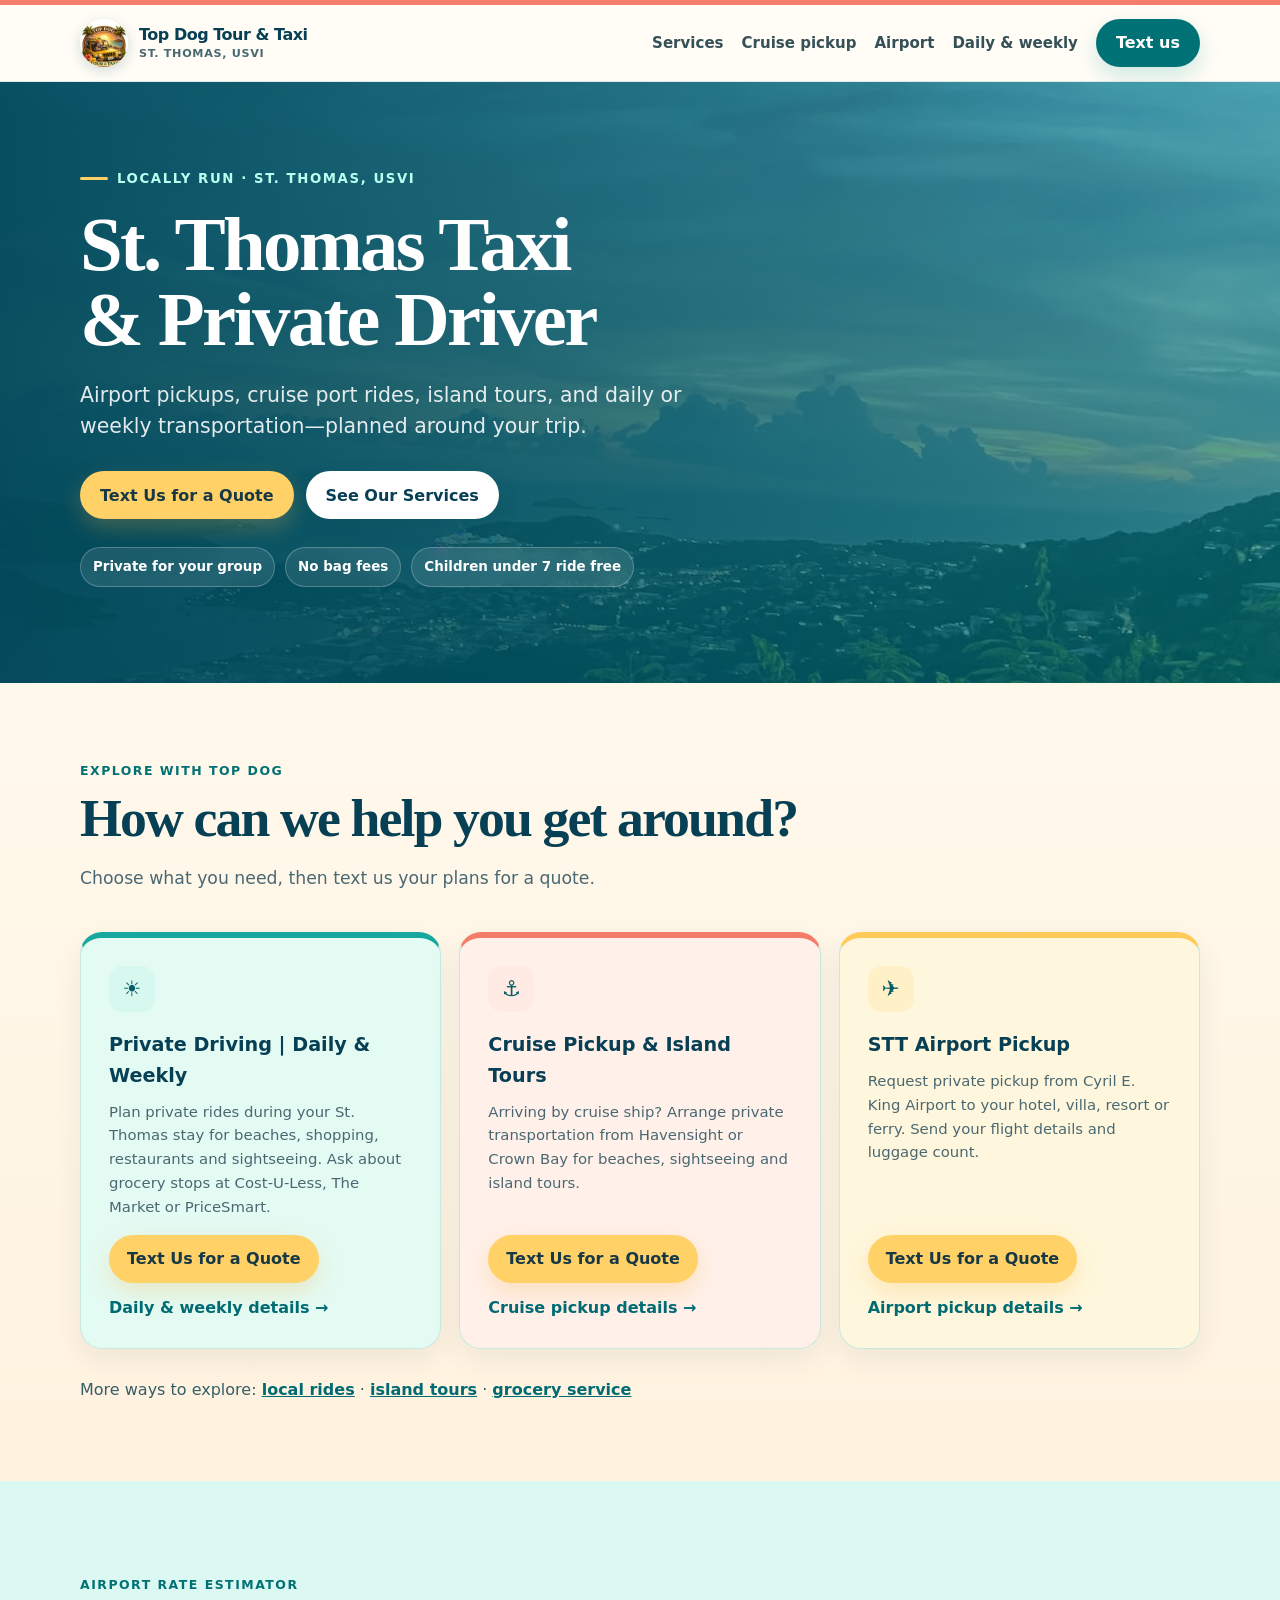
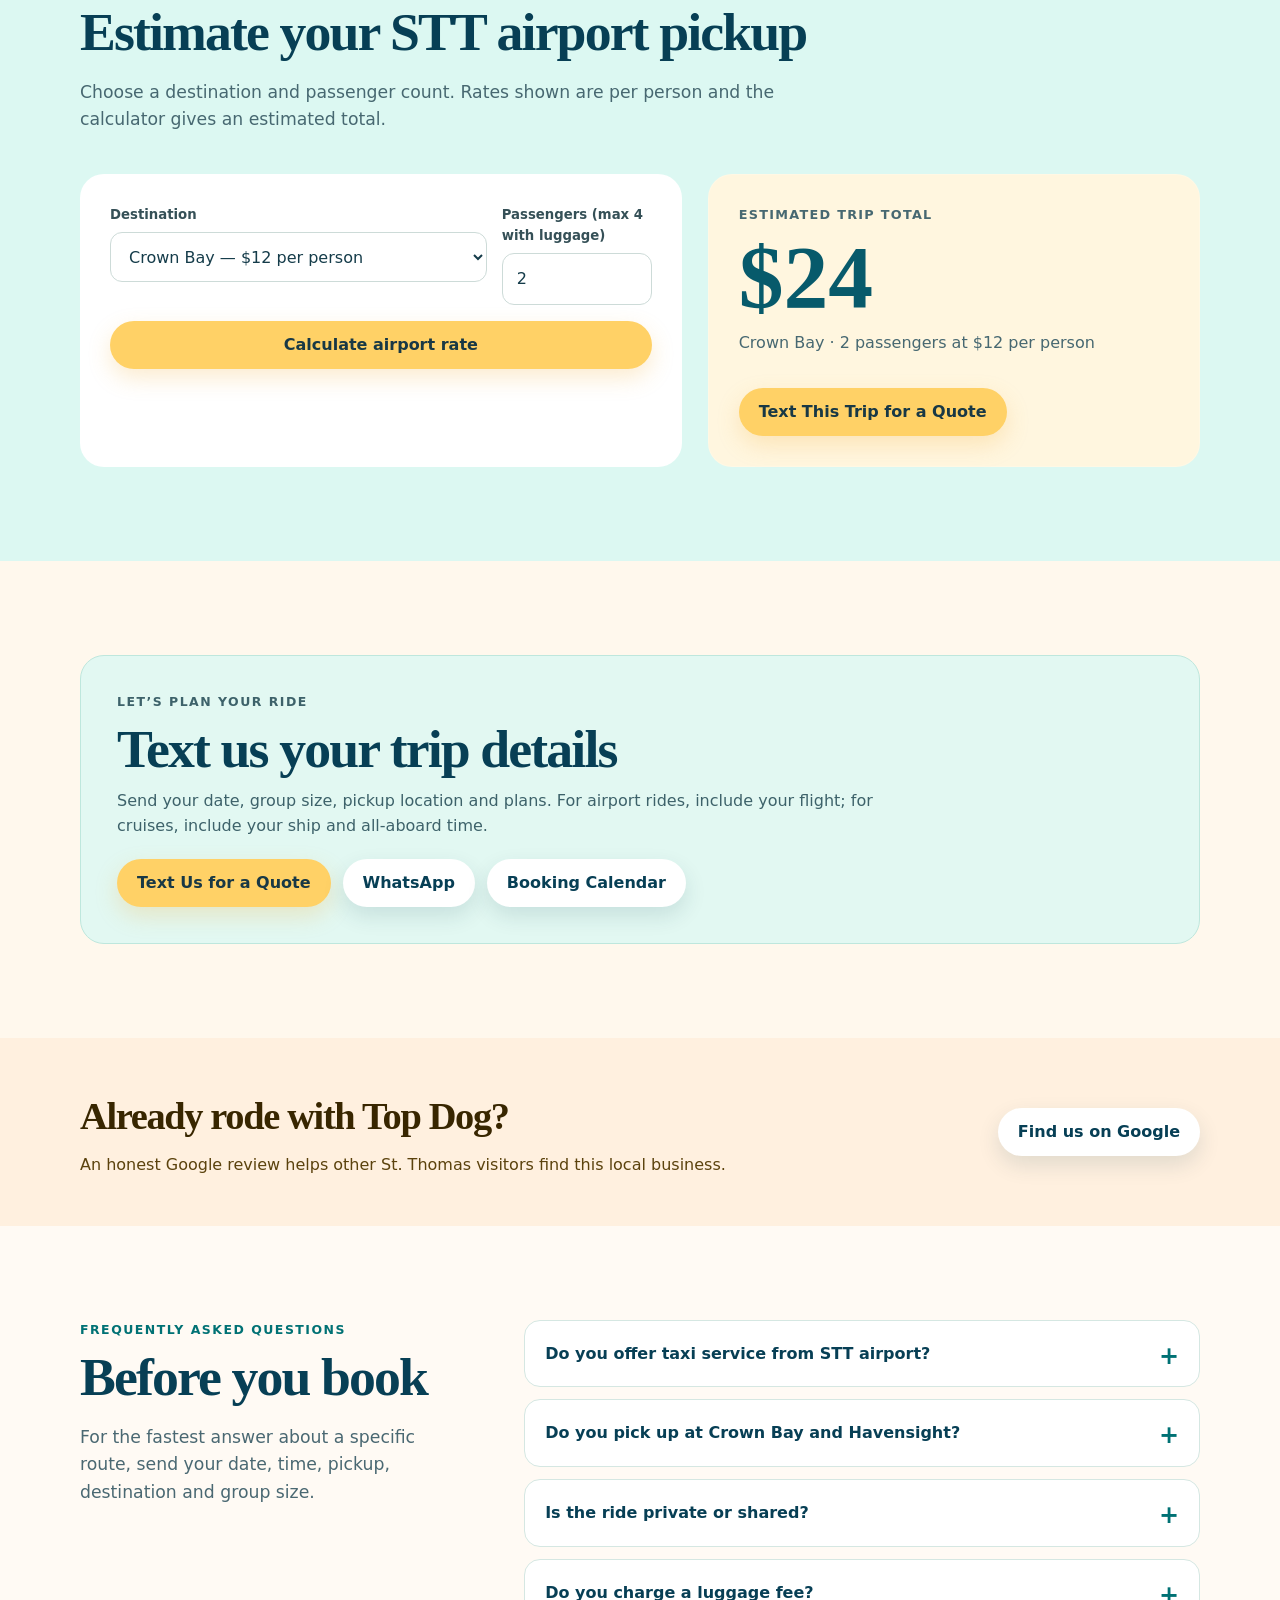
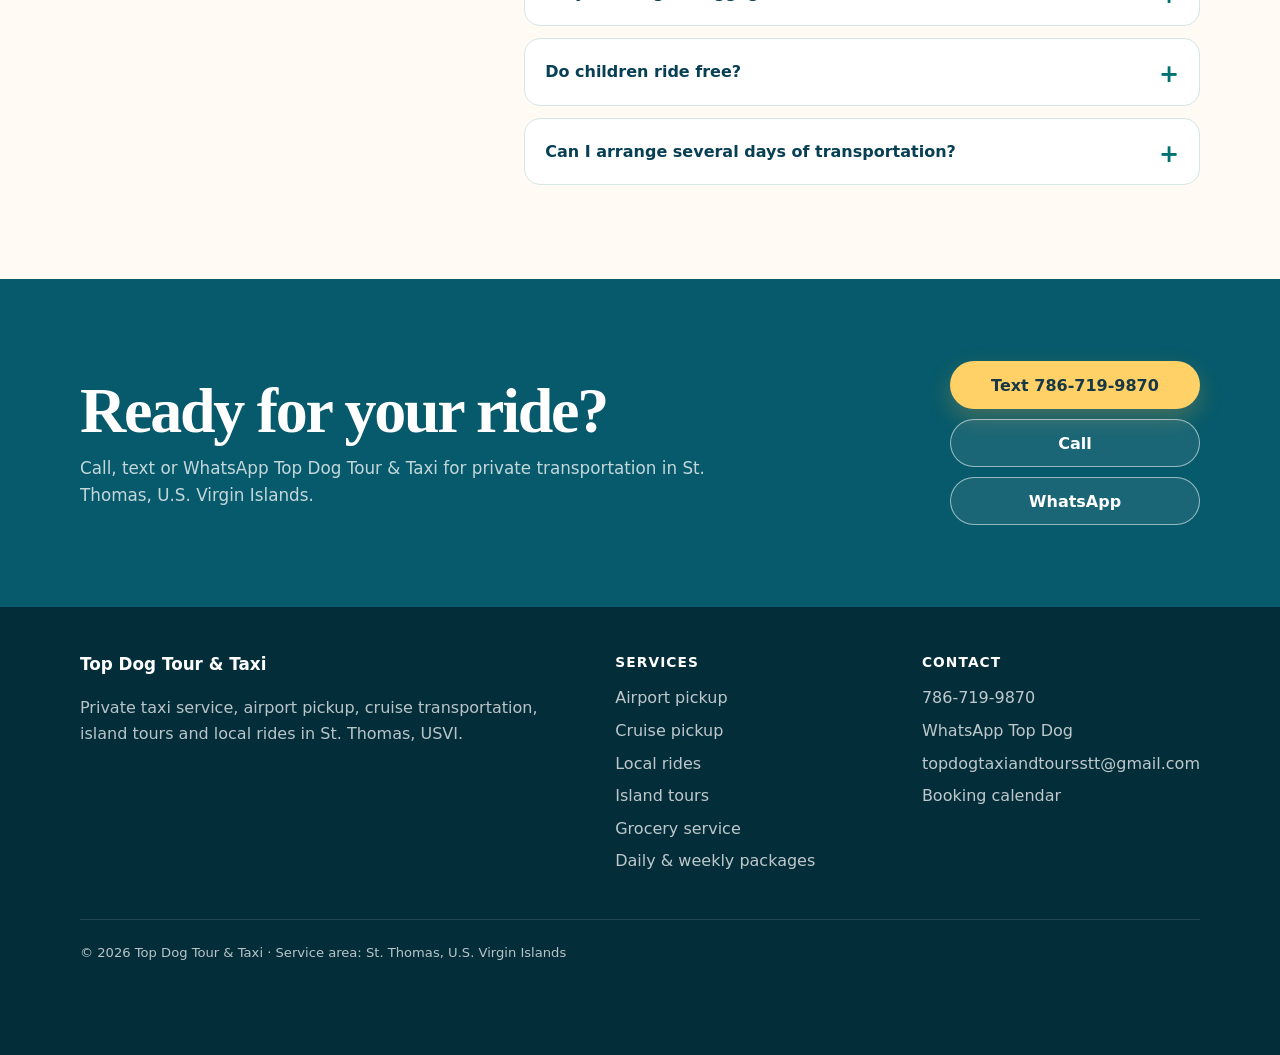
<file: index.html>
<!DOCTYPE html>
<html lang="en">
<head>
  <meta charset="utf-8">
  <meta name="viewport" content="width=device-width, initial-scale=1">







  <meta property="og:site_name" content="Top Dog Tour &amp; Taxi">



  <meta property="og:image" content="https://topdogtourandtaxi.com/hero-st-thomas.webp">
  <meta property="og:image:alt" content="View over St. Thomas, U.S. Virgin Islands">
  <meta name="twitter:card" content="summary_large_image">
  <meta name="theme-color" content="#073b4c">

  <link rel="preload" href="hero-st-thomas.webp" as="image" type="image/webp" fetchpriority="high">





  <style>
    :root {
      --ink: #16333b;
      --muted: #5b7075;
      --navy: #073b4c;
      --navy-2: #0b5361;
      --teal: #0c8f8a;
      --aqua: #dff5f1;
      --sand: #fbf5e9;
      --gold: #f2b544;
      --gold-dark: #8a5a00;
      --white: #fff;
      --line: #d9e3e1;
      --shadow: 0 18px 48px rgba(7, 59, 76, .13);
      --radius: 22px;
    }

    * {
      box-sizing: border-box;
    }

    html {
      scroll-behavior: smooth;
      scroll-padding-top: 86px;
    }

    body {
      margin: 0;
      color: var(--ink);
      background: var(--white);
      font-family: Inter, ui-sans-serif, system-ui, -apple-system, BlinkMacSystemFont, "Segoe UI", sans-serif;
      line-height: 1.6;
      -webkit-font-smoothing: antialiased;
    }

    body.menu-open {
      overflow: hidden;
    }

    img {
      display: block;
      max-width: 100%;
    }

    a {
      color: inherit;
    }

    button,
    input,
    select,
    textarea {
      font: inherit;
    }

    button,
    .button {
      -webkit-tap-highlight-color: transparent;
    }

    .container {
      width: min(1120px, calc(100% - 36px));
      margin-inline: auto;
    }

    .skip-link {
      position: fixed;
      left: 12px;
      top: -80px;
      z-index: 1000;
      padding: 10px 16px;
      border-radius: 12px;
      background: var(--white);
      color: var(--navy);
      font-weight: 800;
    }

    .skip-link:focus {
      top: 12px;
    }

    .site-header {
      position: sticky;
      top: 0;
      z-index: 100;
      background: rgba(255, 255, 255, .95);
      border-bottom: 1px solid rgba(7, 59, 76, .1);
      backdrop-filter: blur(14px);
    }

    .nav-shell {
      min-height: 76px;
      display: flex;
      align-items: center;
      justify-content: space-between;
      gap: 24px;
    }

    .brand {
      display: flex;
      align-items: center;
      gap: 11px;
      text-decoration: none;
      color: var(--navy);
      font-weight: 900;
      letter-spacing: -.03em;
    }

    .brand-mark {
      width: 48px;
      height: 48px;
      border-radius: 50%;
      object-fit: cover;
      box-shadow: 0 4px 14px rgba(7, 59, 76, .18);
    }

    .brand-copy {
      line-height: 1.05;
    }

    .brand-copy small {
      display: block;
      margin-top: 4px;
      color: var(--muted);
      font-size: .7rem;
      font-weight: 800;
      letter-spacing: .06em;
      text-transform: uppercase;
    }

    .desktop-nav {
      display: flex;
      align-items: center;
      gap: 18px;
    }

    .desktop-nav > a:not(.button) {
      color: #355057;
      text-decoration: none;
      font-size: .94rem;
      font-weight: 750;
    }

    .desktop-nav > a:hover,
    .desktop-nav > a:focus-visible {
      color: var(--teal);
    }

    .menu-toggle {
      display: none;
      width: 46px;
      height: 46px;
      border: 1px solid var(--line);
      border-radius: 14px;
      background: var(--white);
      color: var(--navy);
      cursor: pointer;
      font-size: 1.3rem;
    }

    .button {
      min-height: 48px;
      display: inline-flex;
      align-items: center;
      justify-content: center;
      gap: 8px;
      padding: 12px 20px;
      border: 0;
      border-radius: 999px;
      text-decoration: none;
      font-weight: 850;
      line-height: 1.2;
      cursor: pointer;
      transition: transform .2s ease, box-shadow .2s ease, background .2s ease;
    }

    .button:hover {
      transform: translateY(-2px);
    }

    .button:focus-visible,
    .menu-toggle:focus-visible,
    summary:focus-visible,
    input:focus,
    select:focus,
    textarea:focus {
      outline: 3px solid rgba(12, 143, 138, .28);
      outline-offset: 3px;
    }

    .button-primary {
      background: var(--gold);
      color: #302000;
      box-shadow: 0 9px 22px rgba(242, 181, 68, .25);
    }

    .button-primary:hover {
      background: #ffc65a;
    }

    .button-secondary {
      background: var(--white);
      color: var(--navy);
      box-shadow: 0 9px 22px rgba(7, 59, 76, .12);
    }

    .button-outline {
      border: 1px solid rgba(255, 255, 255, .55);
      background: rgba(255, 255, 255, .08);
      color: var(--white);
    }

    .button-teal {
      background: var(--teal);
      color: var(--white);
      box-shadow: 0 9px 22px rgba(12, 143, 138, .2);
    }

    .hero {
      position: relative;
      min-height: 680px;
      display: grid;
      place-items: center;
      overflow: hidden;
      background: var(--navy);
      isolation: isolate;
    }

    .hero-photo,
    .hero-shade {
      position: absolute;
      inset: 0;
      width: 100%;
      height: 100%;
    }

    .hero-photo {
      z-index: -3;
      object-fit: cover;
      object-position: 50% 54%;
    }

    .hero-shade {
      z-index: -2;
      background:
        linear-gradient(90deg, rgba(4, 37, 48, .93) 0%, rgba(4, 37, 48, .78) 49%, rgba(4, 37, 48, .42) 100%),
        linear-gradient(0deg, rgba(4, 37, 48, .45), transparent 45%);
    }

    .hero-grid {
      display: grid;
      grid-template-columns: minmax(0, 1.22fr) minmax(320px, .78fr);
      align-items: center;
      gap: 54px;
      padding-block: 88px;
    }

    .eyebrow {
      display: inline-flex;
      align-items: center;
      gap: 9px;
      margin: 0 0 18px;
      color: #d8fffa;
      font-size: .83rem;
      font-weight: 900;
      letter-spacing: .12em;
      text-transform: uppercase;
    }

    .eyebrow::before {
      content: "";
      width: 28px;
      height: 3px;
      border-radius: 999px;
      background: var(--gold);
    }

    h1,
    h2,
    h3,
    p {
      margin-top: 0;
    }

    h1,
    h2 {
      font-family: Georgia, "Times New Roman", serif;
      letter-spacing: -.035em;
      text-wrap: balance;
    }

    h1 {
      max-width: 760px;
      margin-bottom: 22px;
      color: var(--white);
      font-size: clamp(2.75rem, 6vw, 5.4rem);
      line-height: .98;
    }

    .hero-lead {
      max-width: 680px;
      margin-bottom: 28px;
      color: rgba(255, 255, 255, .88);
      font-size: clamp(1.05rem, 2vw, 1.28rem);
      line-height: 1.55;
    }

    .hero-actions {
      display: flex;
      flex-wrap: wrap;
      gap: 12px;
    }

    .benefit-row {
      display: flex;
      flex-wrap: wrap;
      gap: 10px;
      margin-top: 28px;
      padding: 0;
      list-style: none;
    }

    .benefit {
      padding: 8px 12px;
      border: 1px solid rgba(255, 255, 255, .24);
      border-radius: 999px;
      background: rgba(255, 255, 255, .1);
      color: var(--white);
      font-size: .84rem;
      font-weight: 780;
      backdrop-filter: blur(8px);
    }

    .fast-card {
      padding: 30px;
      border: 1px solid rgba(255, 255, 255, .22);
      border-radius: 28px;
      background: rgba(255, 255, 255, .96);
      box-shadow: 0 26px 70px rgba(0, 0, 0, .25);
    }

    .fast-card .mini-label {
      margin-bottom: 10px;
      color: var(--teal);
      font-size: .78rem;
      font-weight: 900;
      letter-spacing: .1em;
      text-transform: uppercase;
    }

    .fast-card h2 {
      margin-bottom: 13px;
      color: var(--navy);
      font-size: 2rem;
      line-height: 1.08;
    }

    .fast-card p {
      color: var(--muted);
      font-size: .95rem;
    }

    .detail-list {
      margin: 20px 0 24px;
      padding: 0;
      list-style: none;
    }

    .detail-list li {
      display: grid;
      grid-template-columns: 28px 1fr;
      gap: 8px;
      padding-block: 8px;
      border-bottom: 1px solid var(--line);
      color: #355057;
      font-size: .92rem;
      font-weight: 700;
    }

    .fast-card .button {
      width: 100%;
    }

    .trust-strip {
      position: relative;
      z-index: 2;
      margin-top: -24px;
    }

    .trust-grid {
      display: grid;
      grid-template-columns: repeat(4, 1fr);
      overflow: hidden;
      border-radius: 18px;
      background: var(--white);
      box-shadow: var(--shadow);
    }

    .trust-item {
      padding: 21px 24px;
      border-right: 1px solid var(--line);
    }

    .trust-item:last-child {
      border-right: 0;
    }

    .trust-item strong {
      display: block;
      color: var(--navy);
      font-size: .98rem;
    }

    .trust-item span {
      color: var(--muted);
      font-size: .82rem;
    }

    section {
      padding-block: 94px;
    }

    .section-kicker {
      margin-bottom: 9px;
      color: var(--teal);
      font-size: .78rem;
      font-weight: 900;
      letter-spacing: .12em;
      text-transform: uppercase;
    }

    .section-heading {
      max-width: 760px;
      margin-bottom: 18px;
      color: var(--navy);
      font-size: clamp(2.15rem, 4.2vw, 3.75rem);
      line-height: 1.06;
    }

    .section-intro {
      max-width: 720px;
      margin-bottom: 40px;
      color: var(--muted);
      font-size: 1.08rem;
    }

    .services-grid {
      display: grid;
      grid-template-columns: repeat(3, 1fr);
      gap: 18px;
    }

    .service-card {
      min-height: 280px;
      display: flex;
      flex-direction: column;
      padding: 28px;
      border: 1px solid var(--line);
      border-radius: var(--radius);
      background: var(--white);
      box-shadow: 0 10px 30px rgba(7, 59, 76, .07);
      transition: border-color .2s ease, transform .2s ease, box-shadow .2s ease;
    }

    .service-card:hover {
      transform: translateY(-4px);
      border-color: rgba(12, 143, 138, .42);
      box-shadow: var(--shadow);
    }

    .service-icon {
      width: 46px;
      height: 46px;
      display: grid;
      place-items: center;
      margin-bottom: 18px;
      border-radius: 14px;
      background: var(--aqua);
      font-size: 1.35rem;
    }

    .service-card h3 {
      margin-bottom: 9px;
      color: var(--navy);
      font-size: 1.2rem;
    }

    .service-card p {
      color: var(--muted);
      font-size: .93rem;
    }

    .service-card a {
      margin-top: auto;
      color: var(--teal);
      font-weight: 850;
      text-decoration: none;
    }

    .service-card a:hover {
      text-decoration: underline;
      text-underline-offset: 4px;
    }

    .split-section {
      background: var(--sand);
    }

    .split-grid {
      display: grid;
      grid-template-columns: .9fr 1.1fr;
      align-items: center;
      gap: 70px;
    }

    .feature-photo {
      position: relative;
      min-height: 520px;
      overflow: hidden;
      border-radius: 28px;
      box-shadow: var(--shadow);
    }

    .feature-photo img {
      position: absolute;
      inset: 0;
      width: 100%;
      height: 100%;
      object-fit: cover;
    }

    .feature-badge {
      position: absolute;
      right: 18px;
      bottom: 18px;
      left: 18px;
      padding: 18px 20px;
      border-radius: 17px;
      background: rgba(255, 255, 255, .94);
      color: var(--navy);
      font-weight: 850;
      box-shadow: 0 12px 30px rgba(0, 0, 0, .16);
      backdrop-filter: blur(8px);
    }

    .check-list {
      display: grid;
      gap: 12px;
      margin: 28px 0 32px;
      padding: 0;
      list-style: none;
    }

    .check-list li {
      position: relative;
      padding-left: 33px;
      color: #355057;
      font-weight: 700;
    }

    .check-list li::before {
      content: "✓";
      position: absolute;
      left: 0;
      top: 0;
      width: 23px;
      height: 23px;
      display: grid;
      place-items: center;
      border-radius: 50%;
      background: var(--aqua);
      color: var(--teal);
      font-size: .76rem;
      font-weight: 950;
    }

    .route-pills {
      display: flex;
      flex-wrap: wrap;
      gap: 9px;
      margin-top: 26px;
      padding: 0;
      list-style: none;
    }

    .route-pills li {
      padding: 8px 11px;
      border: 1px solid #d8d0c0;
      border-radius: 999px;
      background: rgba(255, 255, 255, .58);
      color: #496066;
      font-size: .82rem;
      font-weight: 750;
    }

    .calculator-section {
      background: var(--navy);
      color: var(--white);
    }

    .calculator-section .section-kicker {
      color: #8ee7df;
    }

    .calculator-section .section-heading {
      color: var(--white);
    }

    .calculator-section .section-intro {
      color: rgba(255, 255, 255, .72);
    }

    .calculator-grid {
      display: grid;
      grid-template-columns: 1.1fr .9fr;
      gap: 26px;
    }

    .form-card,
    .result-card {
      padding: 30px;
      border-radius: 24px;
    }

    .form-card {
      background: var(--white);
      color: var(--ink);
    }

    .result-card {
      display: flex;
      flex-direction: column;
      justify-content: center;
      border: 1px solid rgba(255, 255, 255, .18);
      background: rgba(255, 255, 255, .07);
    }

    .field-grid {
      display: grid;
      grid-template-columns: 1fr 150px;
      gap: 15px;
    }

    label {
      display: block;
      margin-bottom: 7px;
      color: #355057;
      font-size: .83rem;
      font-weight: 850;
    }

    input,
    select,
    textarea {
      width: 100%;
      min-height: 50px;
      padding: 12px 14px;
      border: 1px solid #cddbd8;
      border-radius: 12px;
      background: var(--white);
      color: var(--ink);
    }

    textarea {
      min-height: 112px;
      resize: vertical;
    }

    .form-card .button {
      width: 100%;
      margin-top: 16px;
    }

    .estimate-label {
      color: #9adfd9;
      font-size: .8rem;
      font-weight: 900;
      letter-spacing: .1em;
      text-transform: uppercase;
    }

    .estimate-total {
      margin: 7px 0 8px;
      color: var(--white);
      font-family: Georgia, "Times New Roman", serif;
      font-size: clamp(3.1rem, 7vw, 5.8rem);
      font-weight: 800;
      line-height: 1;
    }

    .estimate-note {
      color: rgba(255, 255, 255, .74);
    }

    .result-card .button {
      align-self: flex-start;
      margin-top: 16px;
    }

    .ride-types {
      display: grid;
      grid-template-columns: repeat(3, 1fr);
      gap: 18px;
      margin-top: 38px;
    }

    .ride-type {
      padding: 24px;
      border: 1px solid var(--line);
      border-radius: 20px;
      background: var(--white);
    }

    .ride-type h3 {
      color: var(--navy);
    }

    .ride-type p {
      margin-bottom: 18px;
      color: var(--muted);
      font-size: .93rem;
    }

    .ride-type a {
      color: var(--teal);
      font-weight: 850;
    }

    .quote-section {
      background:
        linear-gradient(135deg, rgba(223, 245, 241, .64), rgba(251, 245, 233, .78));
    }

    .quote-shell {
      display: grid;
      grid-template-columns: .72fr 1.28fr;
      gap: 48px;
      padding: 48px;
      border: 1px solid rgba(7, 59, 76, .1);
      border-radius: 30px;
      background: rgba(255, 255, 255, .82);
      box-shadow: var(--shadow);
    }

    .quote-copy .section-heading {
      font-size: clamp(2.1rem, 4vw, 3.3rem);
    }

    .quote-copy p {
      color: var(--muted);
    }

    .quote-tip {
      padding: 17px;
      border-radius: 15px;
      background: var(--sand);
      color: #51656a;
      font-size: .89rem;
    }

    .quote-form {
      display: grid;
      grid-template-columns: 1fr 1fr;
      gap: 15px;
    }

    .field-full {
      grid-column: 1 / -1;
    }

    .quote-form .button {
      grid-column: 1 / -1;
      margin-top: 3px;
    }

    .review-callout {
      padding-block: 48px;
      background: var(--gold);
    }

    .review-inner {
      display: flex;
      align-items: center;
      justify-content: space-between;
      gap: 28px;
    }

    .review-inner h2 {
      margin-bottom: 5px;
      color: #382600;
      font-size: clamp(1.65rem, 3vw, 2.5rem);
    }

    .review-inner p {
      margin-bottom: 0;
      color: #5b420d;
    }

    .faq-grid {
      display: grid;
      grid-template-columns: .72fr 1.28fr;
      gap: 64px;
    }

    .faq-list {
      display: grid;
      gap: 12px;
    }

    details {
      border: 1px solid var(--line);
      border-radius: 16px;
      background: var(--white);
    }

    summary {
      position: relative;
      padding: 20px 52px 20px 20px;
      color: var(--navy);
      font-weight: 850;
      cursor: pointer;
      list-style: none;
    }

    summary::-webkit-details-marker {
      display: none;
    }

    summary::after {
      content: "+";
      position: absolute;
      right: 20px;
      top: 16px;
      color: var(--teal);
      font-size: 1.5rem;
    }

    details[open] summary::after {
      content: "–";
    }

    details p {
      padding: 0 20px 20px;
      color: var(--muted);
    }

    .contact-section {
      padding-block: 82px;
      background: var(--navy);
      color: var(--white);
    }

    .contact-grid {
      display: grid;
      grid-template-columns: 1fr auto;
      align-items: center;
      gap: 38px;
    }

    .contact-grid h2 {
      margin-bottom: 12px;
      color: var(--white);
      font-size: clamp(2.3rem, 5vw, 4.2rem);
      line-height: 1.02;
    }

    .contact-grid p {
      max-width: 680px;
      margin-bottom: 0;
      color: rgba(255, 255, 255, .76);
      font-size: 1.05rem;
    }

    .contact-actions {
      display: grid;
      gap: 10px;
      min-width: 250px;
    }

    footer {
      padding-block: 44px 92px;
      background: #042d3a;
      color: rgba(255, 255, 255, .72);
    }

    .footer-grid {
      display: grid;
      grid-template-columns: 1.3fr .7fr .7fr;
      gap: 40px;
    }

    .footer-brand {
      color: var(--white);
      font-weight: 900;
      font-size: 1.05rem;
    }

    .footer-grid h3 {
      margin-bottom: 12px;
      color: var(--white);
      font-size: .86rem;
      letter-spacing: .08em;
      text-transform: uppercase;
    }

    .footer-grid a {
      display: block;
      margin-block: 7px;
      color: rgba(255, 255, 255, .74);
      text-decoration: none;
    }

    .footer-grid a:hover {
      color: var(--white);
    }

    .copyright {
      margin-top: 38px;
      padding-top: 22px;
      border-top: 1px solid rgba(255, 255, 255, .12);
      font-size: .82rem;
    }

    .mobile-actions {
      display: none;
    }

    @media (max-width: 1100px) {
      .desktop-nav {
        position: fixed;
        inset: 77px 0 auto;
        display: none;
        padding: 24px 18px 30px;
        border-top: 1px solid var(--line);
        background: var(--white);
        box-shadow: 0 24px 50px rgba(7, 59, 76, .18);
      }

      .desktop-nav.open {
        display: grid;
        gap: 2px;
      }

      .desktop-nav > a:not(.button) {
        padding: 12px 4px;
        border-bottom: 1px solid var(--line);
      }

      .menu-toggle {
        display: grid;
        place-items: center;
      }

      .hero-grid,
      .split-grid,
      .calculator-grid,
      .quote-shell,
      .faq-grid {
        grid-template-columns: 1fr;
      }

      .hero-grid {
        gap: 34px;
        padding-block: 66px;
      }

      .fast-card {
        max-width: 560px;
      }

      .trust-grid {
        grid-template-columns: 1fr 1fr;
      }

      .trust-item:nth-child(2) {
        border-right: 0;
      }

      .trust-item:nth-child(-n+2) {
        border-bottom: 1px solid var(--line);
      }

      .services-grid,
      .ride-types {
        grid-template-columns: 1fr 1fr;
      }

      .feature-photo {
        min-height: 430px;
      }

      .split-copy {
        order: -1;
      }

      .quote-shell {
        gap: 28px;
        padding: 34px;
      }
    }

    @media (max-width: 650px) {
      .container {
        width: min(100% - 26px, 1120px);
      }

      .brand-copy {
        font-size: .92rem;
      }

      .brand-copy small {
        display: none;
      }

      .brand-mark {
        width: 43px;
        height: 43px;
      }

      .hero {
        min-height: auto;
      }

      .hero-shade {
        background:
          linear-gradient(180deg, rgba(4, 37, 48, .78), rgba(4, 37, 48, .95)),
          linear-gradient(90deg, rgba(4, 37, 48, .6), transparent);
      }

      .hero-grid {
        padding: 58px 0 70px;
      }

      h1 {
        font-size: clamp(2.65rem, 13vw, 4.1rem);
      }

      .hero-actions .button {
        width: 100%;
      }

      .fast-card {
        padding: 25px 22px;
      }

      .trust-strip {
        margin-top: -18px;
      }

      .trust-grid {
        grid-template-columns: 1fr;
      }

      .trust-item {
        border-right: 0;
        border-bottom: 1px solid var(--line);
      }

      .trust-item:last-child {
        border-bottom: 0;
      }

      section {
        padding-block: 70px;
      }

      .services-grid,
      .ride-types {
        grid-template-columns: 1fr;
      }

      .service-card {
        min-height: 0;
      }

      .feature-photo {
        min-height: 360px;
      }

      .field-grid,
      .quote-form {
        grid-template-columns: 1fr;
      }

      .field-full,
      .quote-form .button {
        grid-column: auto;
      }

      .form-card,
      .result-card {
        padding: 24px 21px;
      }

      .result-card {
        min-height: 290px;
      }

      .quote-shell {
        padding: 26px 21px;
      }

      .review-inner,
      .contact-grid {
        align-items: flex-start;
        flex-direction: column;
        display: flex;
      }

      .review-inner .button,
      .contact-actions {
        width: 100%;
      }

      .footer-grid {
        grid-template-columns: 1fr;
        gap: 24px;
      }

      footer {
        padding-bottom: 110px;
      }

      .mobile-actions {
        position: fixed;
        right: 9px;
        bottom: 9px;
        left: 9px;
        z-index: 120;
        display: grid;
        grid-template-columns: .8fr 1.2fr;
        gap: 8px;
        padding: 8px;
        border: 1px solid rgba(7, 59, 76, .12);
        border-radius: 18px;
        background: rgba(255, 255, 255, .96);
        box-shadow: 0 16px 40px rgba(7, 59, 76, .24);
        backdrop-filter: blur(12px);
      }

      .mobile-actions .button {
        min-height: 50px;
        padding-inline: 12px;
      }
    }

    @media (prefers-reduced-motion: reduce) {
      html {
        scroll-behavior: auto;
      }

      *,
      *::before,
      *::after {
        animation-duration: .01ms !important;
        animation-iteration-count: 1 !important;
        transition-duration: .01ms !important;
      }
    }
  .floating-sms{position:fixed;right:16px;bottom:90px;z-index:1100;background:#12b76a;color:#fff;padding:12px 18px;border-radius:999px;font-weight:900;text-decoration:none;box-shadow:0 10px 24px #0003}

/* Bright, coastal colors with clear contrast and comfortable tap targets. */
:root{--ink:#153c4a;--muted:#4a6872;--navy:#073f55;--navy-2:#075a6b;--teal:#007174;--aqua:#def8f1;--sand:#fff2df;--gold:#ffd166;--gold-dark:#734600;--line:#d5e7e2}
body{background:#fffaf4}.site-header{background:rgba(255,253,246,.98);border-top:5px solid #f77e6b}
.hero{min-height:500px;padding-block:0;background:#087e86}.hero-shade{background:linear-gradient(90deg,rgba(2,75,93,.94),rgba(0,128,135,.58)),linear-gradient(0deg,rgba(3,65,80,.22),transparent)}
.hero-grid{display:block;padding-block:80px}.hero-grid>div{max-width:810px}.hero .eyebrow{color:#b9fff0}.hero-lead{max-width:650px}
.button-primary{background:#ffd166;color:#183845}.button-primary:hover{background:#ffe091}.button-teal{background:#007174;color:#fff}
#services{background:linear-gradient(180deg,#fff9ec,#fff2df);padding-block:78px}.services-grid{grid-template-columns:repeat(3,minmax(0,1fr))}
.service-card{border:1px solid #c9e9df;border-top:6px solid #16a89e;background:#e4fbf3;min-height:330px}.service-card:nth-child(2){border-top-color:#f47d69;background:#fff0e9}.service-card:nth-child(3){border-top-color:#ffca59;background:#fff7dd}
.service-icon{background:#d6f8ef;color:#075d67}.service-card:nth-child(2) .service-icon{background:#ffebe4}.service-card:nth-child(3) .service-icon{background:#fff0c7}
.card-actions{display:flex;flex-wrap:wrap;align-items:center;gap:12px;margin-top:auto}.service-card .card-actions a{margin-top:0}.service-card .card-actions .button{color:#173845;background:#ffd166;padding:12px 18px}.service-card .card-actions .service-link{color:#006b73}
.more-services{margin:28px 0 0;color:#355e67}.more-services a{color:#006b73;font-weight:800}
.calculator-section{background:#dcf8f2;color:#153c4a}.calculator-section .section-kicker{color:#007174}.calculator-section .section-heading{color:#073f55}.calculator-section .section-intro{color:#476871}
.result-card{background:#fff6df;color:#153c4a}.result-card .estimate-label,.result-card .estimate-note{color:#476871}.result-card .estimate-total{color:#075a6b}
.quote-section{background:#fff8ed}.simple-quote{padding:36px;border-radius:24px;background:#e2f8f2;border:1px solid #bee7dd}.simple-quote h2{color:#073f55;margin-bottom:10px}.simple-quote p{max-width:760px;color:#3d626a}.simple-quote .hero-actions{margin-top:20px}
.review-callout{background:#fff0df}.contact-section{background:#075a6b}.mobile-actions{grid-template-columns:1.2fr .8fr}
@media(max-width:900px){.services-grid{grid-template-columns:1fr 1fr}}
@media(max-width:650px){.hero{min-height:auto}.hero-shade{background:linear-gradient(180deg,rgba(0,94,110,.80),rgba(0,91,106,.92))}.hero-grid{padding:60px 0 68px}.services-grid{grid-template-columns:1fr}.service-card{min-height:0}.service-card .card-actions{width:100%;margin-top:12px}.service-card .card-actions .button{width:100%}.simple-quote{padding:26px 20px}.mobile-actions{grid-template-columns:1.2fr .8fr}}

</style>

<title>St. Thomas Private Driver &amp; Cruise Taxi | Top Dog</title>
<meta name="description" content="St. Thomas private driver, daily and weekly transportation, cruise port taxi and private island tours. Crown Bay, Havensight and STT airport pickup.">
<meta name="robots" content="index,follow,max-image-preview:large">
<link rel="canonical" href="https://topdogtourandtaxi.com/">
<meta property="og:title" content="St. Thomas Private Driver &amp; Cruise Taxi | Top Dog">
<meta property="og:description" content="St. Thomas private driver, daily and weekly transportation, cruise port taxi and private island tours. Crown Bay, Havensight and STT airport pickup.">
<meta property="og:url" content="https://topdogtourandtaxi.com/">
<meta property="og:type" content="website">


<script type="application/ld+json">
{
  "@context": "https://schema.org",
  "@type": [
    "TaxiService",
    "LocalBusiness"
  ],
  "@id": "https://topdogtourandtaxi.com/#business",
  "name": "Top Dog Tour & Taxi",
  "url": "https://topdogtourandtaxi.com/",
  "logo": "https://topdogtourandtaxi.com/logo-mark.webp",
  "image": "https://topdogtourandtaxi.com/hero-st-thomas.webp",
  "telephone": "+1-786-719-9870",
  "email": "topdogtaxiandtoursstt@gmail.com",
  "description": "St. Thomas private driver, daily and weekly transportation, cruise port taxi, private island tours and airport pickup.",
  "priceRange": "$$",
  "areaServed": {
    "@type": "AdministrativeArea",
    "name": "St. Thomas, U.S. Virgin Islands"
  },
  "serviceArea": {
    "@type": "Place",
    "name": "St. Thomas, USVI"
  },
  "hasOfferCatalog": {
    "@type": "OfferCatalog",
    "name": "St. Thomas Transportation Services",
    "itemListElement": [
      {
        "@type": "Offer",
        "itemOffered": {
          "@type": "Service",
          "name": "STT Airport Pickup"
        }
      },
      {
        "@type": "Offer",
        "itemOffered": {
          "@type": "Service",
          "name": "Cruise Port Transportation"
        }
      },
      {
        "@type": "Offer",
        "itemOffered": {
          "@type": "Service",
          "name": "Private Taxi Service"
        }
      },
      {
        "@type": "Offer",
        "itemOffered": {
          "@type": "Service",
          "name": "Private Island Tours"
        }
      },
      {
        "@type": "Offer",
        "itemOffered": {
          "@type": "Service",
          "name": "Grocery Stops and Delivery"
        }
      },
      {
        "@type": "Offer",
        "itemOffered": {
          "@type": "Service",
          "name": "Daily and Weekly Transportation",
          "url": "https://topdogtourandtaxi.com/weekly-rates.html"
        }
      }
    ]
  }
}
</script>
<script type="application/ld+json">
{
  "@context": "https://schema.org",
  "@type": "FAQPage",
  "mainEntity": [
    {
      "@type": "Question",
      "name": "Do you offer taxi service from STT airport?",
      "acceptedAnswer": {
        "@type": "Answer",
        "text": "Yes. Top Dog Tour & Taxi offers private pickup from Cyril E. King Airport to hotels, villas, condos, ferry areas and other destinations across St. Thomas."
      }
    },
    {
      "@type": "Question",
      "name": "Do you pick up at the St. Thomas cruise ports?",
      "acceptedAnswer": {
        "@type": "Answer",
        "text": "Yes. Private cruise pickup is available from Crown Bay and Havensight for beaches, shopping, restaurants, island tours and other St. Thomas destinations."
      }
    },
    {
      "@type": "Question",
      "name": "Is the ride private or shared?",
      "acceptedAnswer": {
        "@type": "Answer",
        "text": "Your booking is private for you and your party. It is not a shared public taxi run."
      }
    },
    {
      "@type": "Question",
      "name": "Do you charge extra for luggage?",
      "acceptedAnswer": {
        "@type": "Answer",
        "text": "No. Standard luggage is included with no separate bag fee."
      }
    },
    {
      "@type": "Question",
      "name": "Can I arrange several days of transportation?",
      "acceptedAnswer": {
        "@type": "Answer",
        "text": "Yes. Arrange daily or weekly transportation in St. Thomas for beaches, restaurants, grocery stores, excursions and other destinations based on your plans. Send your dates, group size, destinations and expected rides for a custom quote. Confirm the schedule and included trips before booking."
      }
    }
  ]
}
</script>
</head>

<body>
  <a class="skip-link" href="#main">Skip to main content</a>

  <header class="site-header">
    <div class="container nav-shell">
      <a class="brand" href="/" aria-label="Top Dog Tour and Taxi home">
        <img class="brand-mark" src="logo-mark.webp" width="96" height="96" alt="">
        <span class="brand-copy">
          Top Dog Tour &amp; Taxi
          <small>St. Thomas, USVI</small>
        </span>
      </a>

      <nav class="desktop-nav" id="siteNav" aria-label="Main navigation">
        <a href="#services">Services</a>
        <a href="cruise-pickup.html">Cruise pickup</a>
        <a href="airport.html">Airport</a>
        <a href="weekly-rates.html">Daily &amp; weekly</a>
        <a class="button button-teal" href="sms:+17867199870?body=Hi%20Top%20Dog%21%20I%20would%20like%20a%20transportation%20quote%20in%20St.%20Thomas.%20Date%3A%20%20Number%20of%20guests%3A%20%20Pickup%20location%3A%20%20Plans%3A%20">Text us</a>
      </nav>

      <button class="menu-toggle" id="menuToggle" type="button" aria-expanded="false" aria-controls="siteNav" aria-label="Open menu">☰</button>
    </div>
  </header>

  <main id="main">
    <section class="hero" aria-labelledby="hero-title">
      <img class="hero-photo" src="hero-st-thomas.webp" width="1600" height="1200" alt="St. Thomas harbor and island view" fetchpriority="high">
      <div class="hero-shade" aria-hidden="true"></div>
      <div class="container hero-grid"><div>
        <p class="eyebrow">Locally run · St. Thomas, USVI</p>
        <h1 id="hero-title">St. Thomas Taxi &amp; Private Driver</h1>
        <p class="hero-lead">Airport pickups, cruise port rides, island tours, and daily or weekly transportation—planned around your trip.</p>
        <div class="hero-actions">
          <a class="button button-primary" href="sms:+17867199870?body=Hi%20Top%20Dog%21%20I%20would%20like%20a%20transportation%20quote%20in%20St.%20Thomas.%20Date%3A%20%20Number%20of%20guests%3A%20%20Pickup%20location%3A%20%20Plans%3A%20">Text Us for a Quote</a>
          <a class="button button-secondary" href="#services">See Our Services</a>
        </div>
        <ul class="benefit-row" aria-label="Service benefits"><li class="benefit">Private for your group</li><li class="benefit">No bag fees</li><li class="benefit">Children under 7 ride free</li></ul>
      </div></div>
    </section>

    

    <section id="services" aria-labelledby="services-title">
      <div class="container">
        <p class="section-kicker">Explore with Top Dog</p>
        <h2 class="section-heading" id="services-title">How can we help you get around?</h2>
        <p class="section-intro">Choose what you need, then text us your plans for a quote.</p>
        <div class="services-grid">
          <article class="service-card">
            <span class="service-icon" aria-hidden="true">☀</span>
            <h3>Private Driving | Daily &amp; Weekly</h3>
            <p>Plan private rides during your St. Thomas stay for beaches, shopping, restaurants and sightseeing. Ask about grocery stops at Cost-U-Less, The Market or PriceSmart.</p>
            <div class="card-actions"><a class="button button-primary" href="sms:+17867199870?body=Hi%20Top%20Dog%21%20I%20am%20interested%20in%20daily%20or%20weekly%20private%20driving%20in%20St.%20Thomas.%20Dates%3A%20%20Number%20of%20guests%3A%20%20Where%20we%20are%20staying%3A%20%20Plans%3A%20">Text Us for a Quote</a><a class="service-link" href="weekly-rates.html">Daily &amp; weekly details →</a></div>
          </article>
          <article class="service-card">
            <span class="service-icon" aria-hidden="true">⚓</span>
            <h3>Cruise Pickup &amp; Island Tours</h3>
            <p>Arriving by cruise ship? Arrange private transportation from Havensight or Crown Bay for beaches, sightseeing and island tours.</p>
            <div class="card-actions"><a class="button button-primary" href="sms:+17867199870?body=Hi%20Top%20Dog%21%20I%20would%20like%20a%20cruise%20pickup%20quote%20in%20St.%20Thomas.%20Ship%3A%20%20Date%3A%20%20Port%3A%20%20Number%20of%20guests%3A%20%20Plans%3A%20%20All-aboard%20time%3A%20">Text Us for a Quote</a><a class="service-link" href="cruise-pickup.html">Cruise pickup details →</a></div>
          </article>
          <article class="service-card" id="airport">
            <span class="service-icon" aria-hidden="true">✈</span>
            <h3>STT Airport Pickup</h3>
            <p>Request private pickup from Cyril E. King Airport to your hotel, villa, resort or ferry. Send your flight details and luggage count.</p>
            <div class="card-actions"><a class="button button-primary" href="sms:+17867199870?body=Hi%20Top%20Dog%21%20I%20would%20like%20an%20STT%20airport%20pickup%20quote.%20Flight%3A%20%20Arrival%20date%20and%20time%3A%20%20Destination%3A%20%20Guests%3A%20%20Bags%3A%20">Text Us for a Quote</a><a class="service-link" href="airport.html">Airport pickup details →</a></div>
          </article>
        </div>
        <p class="more-services">More ways to explore: <a href="local-rides.html">local rides</a> · <a href="tours.html">island tours</a> · <a href="grocery.html">grocery service</a></p>
      </div>
    </section>

    

    <section class="calculator-section" id="rates" aria-labelledby="rates-title">
      <div class="container">
        <p class="section-kicker">Airport rate estimator</p>
        <h2 class="section-heading" id="rates-title">Estimate your STT airport pickup</h2>
        <p class="section-intro">Choose a destination and passenger count. Rates shown are per person and the calculator gives an estimated total.</p>

        <div class="calculator-grid">
          <div class="form-card">
            <div class="field-grid">
              <div>
                <label for="airportZone">Destination</label>
                <select id="airportZone">
                  <option value="12">Crown Bay — $12 per person</option>
                  <option value="15">Havensight — $15 per person</option>
                  <option value="15">Blackbeard’s Castle — $15 per person</option>
                  <option value="18">Marriott / Frenchman’s Reef — $18 per person</option>
                  <option value="20">Bolongo — $20 per person</option>
                  <option value="23">Red Hook — $23 per person</option>
                  <option value="25">Sapphire / Margaritaville — $25 per person</option>
                  <option value="25">Ritz / Secret Harbour — $25 per person</option>
                  <option value="25">Magens / Peterborg — $25 per person</option>
                  <option value="30">West End / Mountain Top — $30 per person</option>
                  <option value="custom">Airbnb or villa not listed — ask for quote</option>
                </select>
              </div>
              <div>
                <label for="airportPeople">Passengers (max 4 with luggage)</label>
                <input id="airportPeople" type="number" min="1" max="4" value="2" inputmode="numeric">
              </div>
            </div>
            <button class="button button-primary" id="calculateRate" type="button">Calculate airport rate</button>
          </div>

          <div class="result-card" aria-live="polite">
            <span class="estimate-label">Estimated trip total</span>
            <strong class="estimate-total" id="estimateTotal">$24</strong>
            <p class="estimate-note" id="estimateNote">Crown Bay · 2 passengers at $12 per person</p>
            <a class="button button-primary" id="bookEstimate" href="sms:+17867199870?body=Hi%20Top%20Dog%21%20I%20would%20like%20an%20STT%20airport%20pickup%20quote.%20Flight%3A%20%20Arrival%20date%20and%20time%3A%20%20Destination%3A%20%20Guests%3A%20%20Bags%3A%20">Text This Trip for a Quote</a>
          </div>
        </div>
      </div>
    </section>


    

    <section class="quote-section" id="quote" aria-labelledby="quote-title">
      <div class="container"><div class="simple-quote">
        <p class="section-kicker">Let’s plan your ride</p>
        <h2 class="section-heading" id="quote-title">Text us your trip details</h2>
        <p>Send your date, group size, pickup location and plans. For airport rides, include your flight; for cruises, include your ship and all-aboard time.</p>
        <div class="hero-actions"><a class="button button-primary" href="sms:+17867199870?body=Hi%20Top%20Dog%21%20I%20would%20like%20a%20transportation%20quote%20in%20St.%20Thomas.%20Date%3A%20%20Number%20of%20guests%3A%20%20Pickup%20location%3A%20%20Plans%3A%20">Text Us for a Quote</a><a class="button button-secondary" href="https://wa.me/17867199870" target="_blank" rel="noopener">WhatsApp</a><a class="button button-secondary" href="https://calendar.app.google/QhGbrGE2vqHfdK3t5" target="_blank" rel="noopener">Booking Calendar</a></div>
      </div></div>
    </section>

    <aside class="review-callout" aria-labelledby="review-title">
      <div class="container review-inner">
        <div>
          <h2 id="review-title">Already rode with Top Dog?</h2>
          <p>An honest Google review helps other St. Thomas visitors find this local business.</p>
        </div>
        <a class="button button-secondary" href="https://www.google.com/search?q=Top+Dog+Tour+and+Taxi+St+Thomas+reviews" target="_blank" rel="noopener">Find us on Google</a>
      </div>
    </aside>

    <section id="faq" aria-labelledby="faq-title">
      <div class="container faq-grid">
        <div>
          <p class="section-kicker">Frequently asked questions</p>
          <h2 class="section-heading" id="faq-title">Before you book</h2>
          <p class="section-intro">For the fastest answer about a specific route, send your date, time, pickup, destination and group size.</p>
        </div>

        <div class="faq-list">
          <details>
            <summary>Do you offer taxi service from STT airport?</summary>
            <p>Yes. We offer private pickup from Cyril E. King Airport to hotels, villas, vacation rentals, ferry areas and other destinations across St. Thomas.</p>
          </details>
          <details>
            <summary>Do you pick up at Crown Bay and Havensight?</summary>
            <p>Yes. Send your cruise ship name, arrival date, preferred pickup time, passenger count and plans for the day.</p>
          </details>
          <details>
            <summary>Is the ride private or shared?</summary>
            <p>Your booking is private for you and your party. It is not a shared public taxi run.</p>
          </details>
          <details>
            <summary>Do you charge a luggage fee?</summary>
            <p>No. Standard luggage is included without a separate bag fee. Please tell us how many bags you have so the right amount of space is available.</p>
          </details>
          <details>
            <summary>Do children ride free?</summary>
            <p>Children under 7 ride free with a private transportation booking. Please share the children’s ages when booking.</p>
          </details>
          <details>
            <summary>Can I arrange several days of transportation?</summary>
            <p>Yes. Arrange daily or weekly transportation in St. Thomas for beaches, restaurants, grocery stores, excursions and other destinations based on your plans. Send your dates, group size, destinations and expected rides for a custom quote. Confirm the schedule and included trips before booking.</p>
          </details>
        </div>
      </div>
    </section>

    <section class="contact-section" aria-labelledby="contact-title">
      <div class="container contact-grid">
        <div>
          <h2 id="contact-title">Ready for your ride?</h2>
          <p>Call, text or WhatsApp Top Dog Tour &amp; Taxi for private transportation in St. Thomas, U.S. Virgin Islands.</p>
        </div>
        <div class="contact-actions"><a class="button button-primary" href="sms:+17867199870?body=Hi%20Top%20Dog%21%20I%20would%20like%20a%20transportation%20quote%20in%20St.%20Thomas.%20Date%3A%20%20Number%20of%20guests%3A%20%20Pickup%20location%3A%20%20Plans%3A%20">Text 786-719-9870</a><a class="button button-outline" href="tel:+17867199870">Call</a><a class="button button-outline" href="https://wa.me/17867199870" target="_blank" rel="noopener">WhatsApp</a></div>
      </div>
    </section>
  </main>

  <footer>
    <div class="container">
      <div class="footer-grid">
        <div>
          <p class="footer-brand">Top Dog Tour &amp; Taxi</p>
          <p>Private taxi service, airport pickup, cruise transportation, island tours and local rides in St. Thomas, USVI.</p>
        </div>
        <div>
          <h3>Services</h3>
          <a href="airport.html">Airport pickup</a>
          <a href="cruise-pickup.html">Cruise pickup</a>
          <a href="local-rides.html">Local rides</a>
          <a href="tours.html">Island tours</a>
          <a href="grocery.html">Grocery service</a>
          <a href="weekly-rates.html">Daily &amp; weekly packages</a>
        </div>
        <div>
          <h3>Contact</h3>
          <a href="tel:+17867199870">786&#8209;719&#8209;9870</a>
          <a href="https://wa.me/17867199870" target="_blank" rel="noopener">WhatsApp Top Dog</a>
          <a href="mailto:topdogtaxiandtoursstt@gmail.com">topdogtaxiandtoursstt@gmail.com</a>
          <a href="https://calendar.app.google/QhGbrGE2vqHfdK3t5" target="_blank" rel="noopener">Booking calendar</a>
        </div>
      </div>
      <div class="copyright">© 2026 Top Dog Tour &amp; Taxi · Service area: St. Thomas, U.S. Virgin Islands</div>
    </div>
  </footer>

  <nav class="mobile-actions" aria-label="Quick contact"><a class="button button-primary" href="sms:+17867199870?body=Hi%20Top%20Dog%21%20I%20would%20like%20a%20transportation%20quote%20in%20St.%20Thomas.%20Date%3A%20%20Number%20of%20guests%3A%20%20Pickup%20location%3A%20%20Plans%3A%20">Text Us</a><a class="button button-secondary" href="tel:+17867199870">Call</a></nav>

  <script>
    const phoneNumber = "17867199870";
    const menuButton = document.getElementById("menuToggle");
    const siteNav = document.getElementById("siteNav");

    menuButton.addEventListener("click", () => {
      const isOpen = siteNav.classList.toggle("open");
      menuButton.setAttribute("aria-expanded", String(isOpen));
      menuButton.setAttribute("aria-label", isOpen ? "Close menu" : "Open menu");
      menuButton.textContent = isOpen ? "×" : "☰";
      document.body.classList.toggle("menu-open", isOpen);
    });

    siteNav.querySelectorAll("a").forEach((link) => {
      link.addEventListener("click", () => {
        siteNav.classList.remove("open");
        menuButton.setAttribute("aria-expanded", "false");
        menuButton.setAttribute("aria-label", "Open menu");
        menuButton.textContent = "☰";
        document.body.classList.remove("menu-open");
      });
    });

    const zone = document.getElementById("airportZone");
    const people = document.getElementById("airportPeople");
    const total = document.getElementById("estimateTotal");
    const note = document.getElementById("estimateNote");
    const bookEstimate = document.getElementById("bookEstimate");

    function calculateAirportRate() {
      const passengerCount = Math.min(4, Math.max(1, Number.parseInt(people.value, 10) || 1));
      people.value = passengerCount;

      if (zone.value === "custom") {
        total.textContent = "Ask us";
        note.textContent = "Send the property name or address for an exact quote.";
        bookEstimate.href = `sms:+${phoneNumber}?body=${encodeURIComponent("Hi Top Dog Tour & Taxi, I need an airport pickup quote for a villa or Airbnb that is not listed. The property/address is: ")}`;
        return;
      }

      const perPerson = Number(zone.value);
      const destinationName = zone.options[zone.selectedIndex].text.split(" — ")[0];
      const estimate = perPerson * passengerCount;
      total.textContent = `$${estimate}`;
      note.textContent = `${destinationName} · ${passengerCount} ${passengerCount === 1 ? "passenger" : "passengers"} at $${perPerson} per person`;

      const message = `Hi Top Dog Tour & Taxi, I want to book STT airport pickup to ${destinationName} for ${passengerCount} ${passengerCount === 1 ? "passenger" : "passengers"}. The calculator estimate is $${estimate}. My flight and arrival details are: `;
      bookEstimate.href = `sms:+${phoneNumber}?body=${encodeURIComponent(message)}`;
    }

    document.getElementById("calculateRate").addEventListener("click", calculateAirportRate);
    zone.addEventListener("change", calculateAirportRate);
    people.addEventListener("change", calculateAirportRate);



    calculateAirportRate();
  </script>
</body>
</html>
</file>
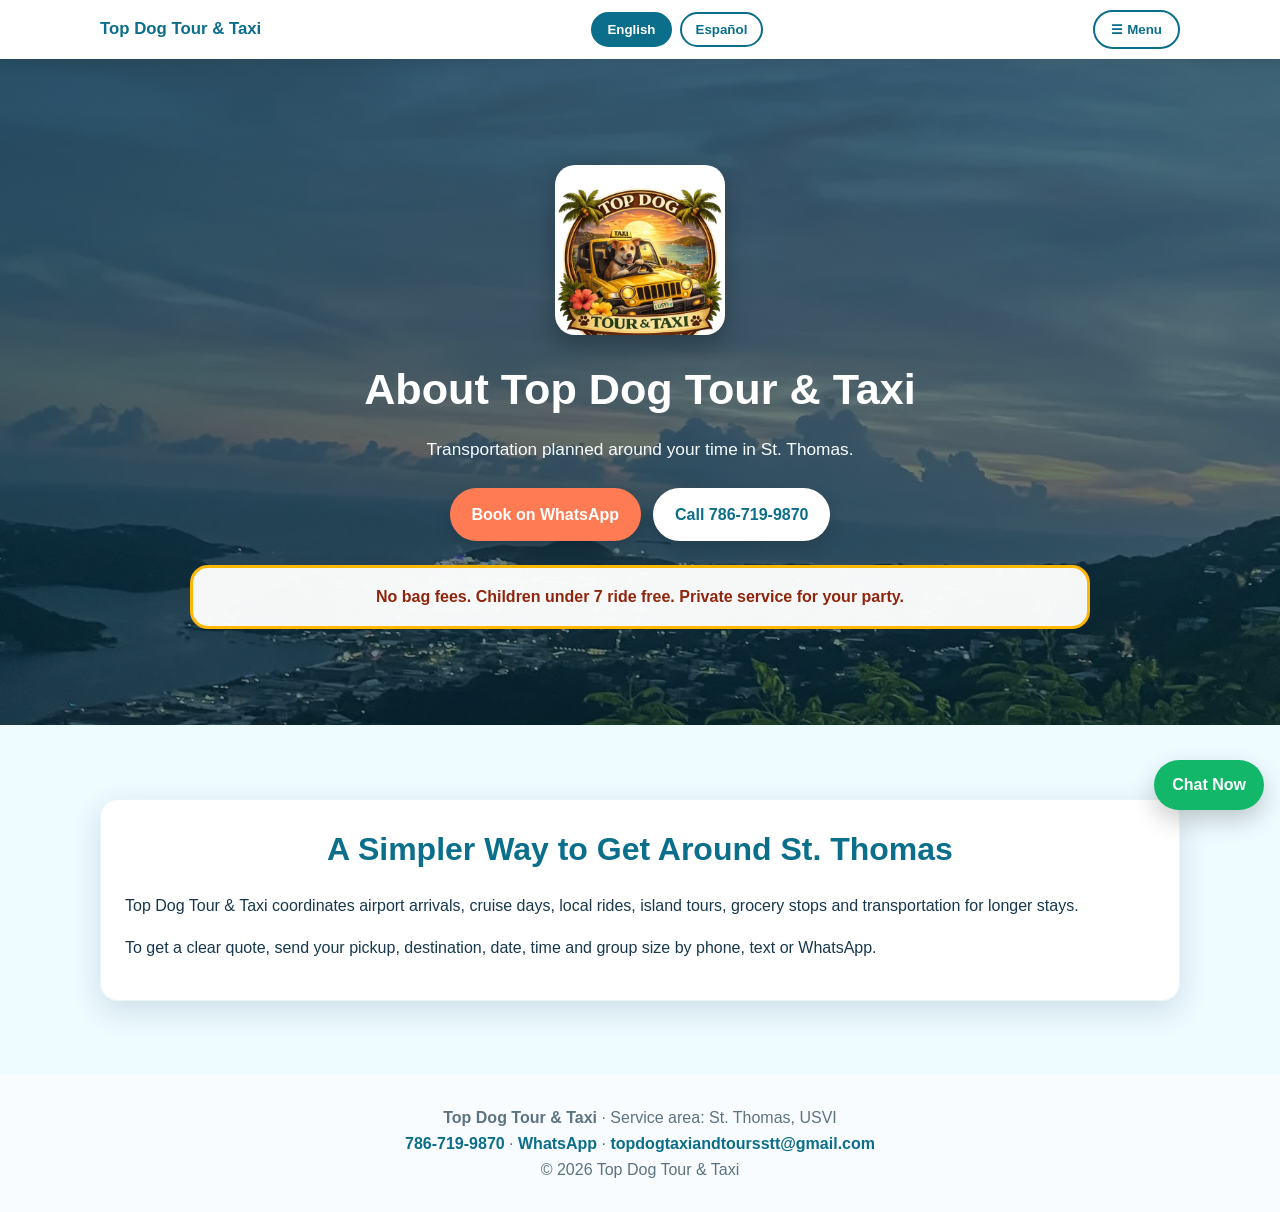
<file: about.html>
<!DOCTYPE html><html lang="en"><head><meta charset="UTF-8"><meta name="viewport" content="width=device-width, initial-scale=1.0"><style>
*{box-sizing:border-box}
:root{
  --ocean:#0b6e8a;--teal:#0f8b8d;--sun:#ffb703;--coral:#ff7b54;--text:#17384d;
  --shadow:0 10px 30px rgba(13,59,85,.14);--radius:18px;
}
body{margin:0;font-family:Arial,sans-serif;background:#eefbff;color:var(--text);line-height:1.6}
a{text-decoration:none}.container{max-width:1120px;margin:auto;padding:20px}
.topbar{position:sticky;top:0;z-index:99;background:rgba(255,255,255,.96);box-shadow:0 4px 14px #0001}
.topbar-inner{max-width:1120px;margin:auto;padding:10px 20px;display:flex;align-items:center;justify-content:space-between;gap:12px}
.brand{font-weight:900;color:var(--ocean);font-size:1.05rem}
.menu-wrap{position:relative}
.menu-button{border:2px solid var(--ocean);background:white;color:var(--ocean);border-radius:999px;padding:10px 16px;font-weight:900;cursor:pointer}
.menu{display:none;position:absolute;right:0;top:48px;background:white;min-width:260px;border-radius:18px;box-shadow:0 12px 32px #0002;overflow:hidden;border:1px solid #dbeaf0}
.menu.open{display:block}.menu a{display:block;padding:13px 16px;color:var(--text);font-weight:800;border-bottom:1px solid #eef4f6}.menu a:hover{background:#eefbff}
.langs{display:flex;gap:8px}.lang-btn{border:2px solid var(--ocean);background:white;color:var(--ocean);padding:8px 14px;border-radius:999px;font-weight:900;cursor:pointer}.lang-btn.active{background:var(--ocean);color:white}
header{color:white;text-align:center;padding:86px 20px 76px;background-size:cover;background-position:center;background-repeat:no-repeat;position:relative}
header:before{content:"";position:absolute;inset:0;background:linear-gradient(rgba(7,46,62,.68),rgba(7,46,62,.58));z-index:0}
header .container{position:relative;z-index:1}
.top-logo{width:170px;max-width:82%;display:block;margin:0 auto 20px;border-radius:20px;box-shadow:0 10px 25px #0004}
.logo-fallback{display:none;margin:0 auto 20px;background:white;color:var(--ocean);border:3px solid var(--sun);border-radius:20px;padding:18px;max-width:330px;font-size:1.5rem;font-weight:900}
h1{font-size:2.7rem;margin:0 0 12px}.subtitle{max-width:850px;margin:0 auto 24px;color:#f7fcff;font-size:1.08rem}
.button-row{display:flex;flex-wrap:wrap;justify-content:center;gap:12px;margin-top:20px}
.btn{display:inline-block;padding:14px 22px;border-radius:999px;font-weight:900;text-align:center;box-shadow:0 8px 18px #0002;border:0;cursor:pointer}
.btn-primary{background:var(--coral);color:white}.btn-secondary{background:white;color:var(--ocean)}.btn-gold{background:var(--sun);color:#17384d}
.notice{max-width:900px;margin:24px auto 0;background:#fffffff5;color:#8f250d;border:3px solid var(--sun);border-radius:18px;padding:16px;font-weight:900}
section{padding:54px 0}h2{text-align:center;color:var(--ocean);font-size:2rem;margin:0 0 18px}.section-note{max-width:850px;margin:0 auto 24px;text-align:center;color:#4f6d7d}
.grid{display:grid;grid-template-columns:repeat(auto-fit,minmax(245px,1fr));gap:18px}.card,.highlight{background:#fffffff2;border-radius:18px;padding:24px;box-shadow:var(--shadow);border:1px solid #0f8b8d14}.card h3,.highlight h3{margin-top:0;color:var(--ocean)}
.highlight{max-width:900px;margin:24px auto;background:#fff8e1;border-left:7px solid var(--sun)}
.big-price{font-size:2.4rem;font-weight:900;color:var(--coral);margin:6px 0}.important{font-size:1.2rem;font-weight:900;color:#8f250d}
.form-grid{display:grid;grid-template-columns:1fr 1fr;gap:24px}.field{display:flex;flex-direction:column;gap:6px;margin-bottom:12px}
label{font-weight:900;color:var(--ocean)}input,select{width:100%;padding:12px;border:1px solid #cfe2ea;border-radius:12px;font-size:1rem;background:white}
.help-text{font-size:.92rem;color:#617d8c}.calc-btn{width:100%;padding:15px;background:linear-gradient(135deg,var(--coral),var(--sun));color:white;border:0;border-radius:999px;font-weight:900;font-size:1rem;cursor:pointer}
.quote-total{font-size:2.1rem;font-weight:900;color:var(--coral)}.quote-box{background:#fff9ef;border-radius:16px;padding:18px;border:1px solid #e7eef1}
.slideshow{max-width:1000px;margin:auto;overflow:hidden;border-radius:22px;box-shadow:0 10px 28px #0002;background:white}.slides{display:none;width:100%;height:500px;object-fit:cover}.slides.active{display:block}
.dots{text-align:center;padding:14px;background:white}.dot{height:12px;width:12px;margin:0 5px;background:#c6d9e6;border-radius:50%;display:inline-block;cursor:pointer}.dot.active{background:var(--coral)}
.video-grid{display:grid;grid-template-columns:repeat(auto-fit,minmax(280px,1fr));gap:18px}.video-box{background:#fffffff2;border-radius:18px;padding:18px;box-shadow:var(--shadow)}video{width:100%;border-radius:16px;background:#123;display:block;max-height:420px}
footer{text-align:center;padding:30px;color:#5c7381;background:#f8fcff}footer a{color:var(--ocean);font-weight:800}.quick-contact{display:none}
body.darkpage{background:#071826;color:#f5fbff}
body.darkpage .topbar{background:rgba(7,24,38,.95)}body.darkpage .brand{color:white}body.darkpage .menu-button{background:transparent;color:white;border-color:#59b8c9}body.darkpage .lang-btn{background:transparent;color:white;border-color:#59b8c9}body.darkpage .lang-btn.active{background:#59b8c9;color:#071826}
body.darkpage header:before{background:linear-gradient(rgba(5,18,30,.78),rgba(5,18,30,.88))}
body.darkpage .card,body.darkpage .highlight,body.darkpage .video-box{background:rgba(255,255,255,.10);color:#f5fbff;border:1px solid rgba(255,255,255,.16);backdrop-filter:blur(8px)}
body.darkpage .card h3,body.darkpage .highlight h3,body.darkpage h2{color:#d9f4ff}body.darkpage .section-note{color:#dbe9f1}body.darkpage footer{background:#071826;color:#dbe9f1}
@media(max-width:850px){body{padding-bottom:82px}.form-grid{grid-template-columns:1fr}.topbar-inner{align-items:flex-start}.langs{flex-wrap:wrap}.btn{width:100%}h1{font-size:2rem}.slides{height:310px}.menu{right:0;left:auto}.quick-contact{position:fixed;right:9px;bottom:9px;left:9px;z-index:120;display:grid;grid-template-columns:.72fr 1.28fr;gap:8px;padding:8px;border-radius:18px;background:rgba(255,255,255,.97);box-shadow:0 16px 40px rgba(7,59,76,.25)}.quick-contact .btn{min-height:48px;padding:12px 10px}}
.floating-sms{position:fixed;right:16px;bottom:90px;z-index:1100;background:#12b76a;color:#fff;padding:12px 18px;border-radius:999px;font-weight:900;text-decoration:none;box-shadow:0 10px 24px #0003}</style>
<title>About Top Dog Tour &amp; Taxi | St. Thomas USVI</title>
<meta name="description" content="Learn about Top Dog Tour & Taxi and how to reserve private transportation, airport pickup, cruise pickup, or island tours in St. Thomas.">
<meta name="robots" content="index,follow,max-image-preview:large">
<link rel="canonical" href="https://topdogtourandtaxi.com/about.html">
<meta property="og:title" content="About Top Dog Tour &amp; Taxi | St. Thomas USVI">
<meta property="og:description" content="Learn about Top Dog Tour & Taxi and how to reserve private transportation, airport pickup, cruise pickup, or island tours in St. Thomas.">
<meta property="og:url" content="https://topdogtourandtaxi.com/about.html">
<meta property="og:type" content="website">

<script type="application/ld+json">{"@context":"https://schema.org","@graph":[{"@type":"TaxiService","@id":"https://topdogtourandtaxi.com/#business","name":"Top Dog Tour & Taxi","url":"https://topdogtourandtaxi.com/","telephone":"+1-786-719-9870","image":"https://topdogtourandtaxi.com/logo1.png","areaServed":{"@type":"Place","name":"St. Thomas, U.S. Virgin Islands"}},{"@type":"Service","@id":"https://topdogtourandtaxi.com/about.html#service","name":"Top Dog Tour & Taxi","serviceType":"Private transportation","url":"https://topdogtourandtaxi.com/about.html","provider":{"@id":"https://topdogtourandtaxi.com/#business"},"areaServed":{"@type":"Place","name":"St. Thomas, U.S. Virgin Islands"},"description":"Information about Top Dog Tour & Taxi private transportation in St. Thomas."},{"@type":"BreadcrumbList","itemListElement":[{"@type":"ListItem","position":1,"name":"Home","item":"https://topdogtourandtaxi.com/"},{"@type":"ListItem","position":2,"name":"Top Dog Tour & Taxi","item":"https://topdogtourandtaxi.com/about.html"}]}]}</script>
</head><body>
<div class="topbar">
  <div class="topbar-inner">
    <div class="brand">Top Dog Tour &amp; Taxi</div>
    <div class="langs">
      <button class="lang-btn active" onclick="setLanguage('en')" id="btnEn">English</button>
      <button class="lang-btn" onclick="setLanguage('es')" id="btnEs">Español</button>
    </div>
    <div class="menu-wrap">
      <button class="menu-button" id="menuButton" onclick="toggleMenu()" aria-label="Open navigation menu" aria-controls="mainMenu">☰ Menu</button>
      <nav class="menu" id="mainMenu">
        <a href="index.html">Home</a>
        <a href="airport.html">Airport Pickups</a>
        <a href="cruise-pickup.html">Cruise Pickup &amp; Tours</a>
        <a href="local-rides.html">Local Rides</a>
        <a href="tours.html">Island Tours</a>
        <a href="grocery.html">Grocery & Essentials</a>
        <a href="weekly-rates.html">Daily / Weekly Rates</a>
        <a href="shore-fishing.html">Nighttime Shore Fishing</a>
        <a href="about.html">About Us</a>
        <a href="https://wa.me/17867199870" target="_blank" rel="noopener">Book on WhatsApp</a>
      </nav>
    </div>
  </div>
</div>
<header style="background-image:url('hero-st-thomas.webp')"><div class="container"><img src="logo-mark.webp" class="top-logo" alt="Top Dog Tour and Taxi Logo" onerror="this.style.display='none';document.getElementById('logoFallback').style.display='block';"><div id="logoFallback" class="logo-fallback">Top Dog Tour &amp; Taxi</div><h1>About Top Dog Tour &amp; Taxi</h1><p class="subtitle">Transportation planned around your time in St. Thomas.</p><div class="button-row"><a class="btn btn-primary" href="https://wa.me/17867199870?text=Hi%20Top%20Dog%20Tour%20%26%20Taxi%2C%20I%20need%20transportation%20in%20St.%20Thomas." target="_blank" rel="noopener">Book on WhatsApp</a><a class="btn btn-secondary" href="tel:+17867199870">Call 786-719-9870</a></div><div class="notice" data-en="No bag fees. Children under 7 ride free. Private service for your party." data-es="Sin cargos por maletas. Niños menores de 7 viajan gratis. Servicio privado para tu grupo.">No bag fees. Children under 7 ride free. Private service for your party.</div></div></header><section><div class='container'><div class='card'><h2>A Simpler Way to Get Around St. Thomas</h2><p>Top Dog Tour &amp; Taxi coordinates airport arrivals, cruise days, local rides, island tours, grocery stops and transportation for longer stays.</p><p>To get a clear quote, send your pickup, destination, date, time and group size by phone, text or WhatsApp.</p></div></div></section><footer><strong>Top Dog Tour &amp; Taxi</strong> · Service area: St. Thomas, USVI<br><a href="tel:+17867199870">786-719-9870</a> · <a href="https://wa.me/17867199870" target="_blank" rel="noopener">WhatsApp</a> · <a href="mailto:topdogtaxiandtoursstt@gmail.com">topdogtaxiandtoursstt@gmail.com</a><br>© 2026 Top Dog Tour &amp; Taxi</footer><nav class="quick-contact" aria-label="Quick contact"><a class="btn btn-secondary" href="tel:+17867199870">Call</a><a class="btn btn-primary" href="https://wa.me/17867199870?text=Hi%20Top%20Dog%2C%20I%20need%20transportation%20in%20St.%20Thomas." target="_blank" rel="noopener">WhatsApp quote</a></nav><script>
let currentLanguage='en';
function setLanguage(lang){
 currentLanguage=lang;document.documentElement.lang=lang;
 const en=document.getElementById('btnEn'), es=document.getElementById('btnEs');
 if(en&&es){en.classList.toggle('active',lang==='en');es.classList.toggle('active',lang==='es');}
 document.querySelectorAll('[data-en][data-es]').forEach(e=>e.textContent=e.getAttribute('data-'+lang));
}
function toggleMenu(){document.getElementById('mainMenu').classList.toggle('open')}
document.addEventListener('click',function(e){const m=document.getElementById('mainMenu'), b=document.getElementById('menuButton'); if(m&&b&&!m.contains(e.target)&&!b.contains(e.target)){m.classList.remove('open')}})
function money(n){return '$'+Number(n).toFixed(2)}
function goToDeposit(id){let u=document.getElementById(id).value;if(!u){alert(currentLanguage==='es'?'Elija un método de depósito.':'Choose a deposit method.');return}window.open(u,'_blank')}
let s=0;const slides=document.querySelectorAll('.slides'),dots=document.querySelectorAll('.dot');
function showSlide(i){slides.forEach(x=>x.classList.remove('active'));dots.forEach(x=>x.classList.remove('active'));if(slides[i])slides[i].classList.add('active');if(dots[i])dots[i].classList.add('active');s=i}
setInterval(()=>{if(slides.length){s=(s+1)%slides.length;showSlide(s)}},3500);
</script><a class="floating-sms" href="sms:+17867199870" aria-label="Text Top Dog Tour and Taxi">Chat Now</a></body></html>
</file>
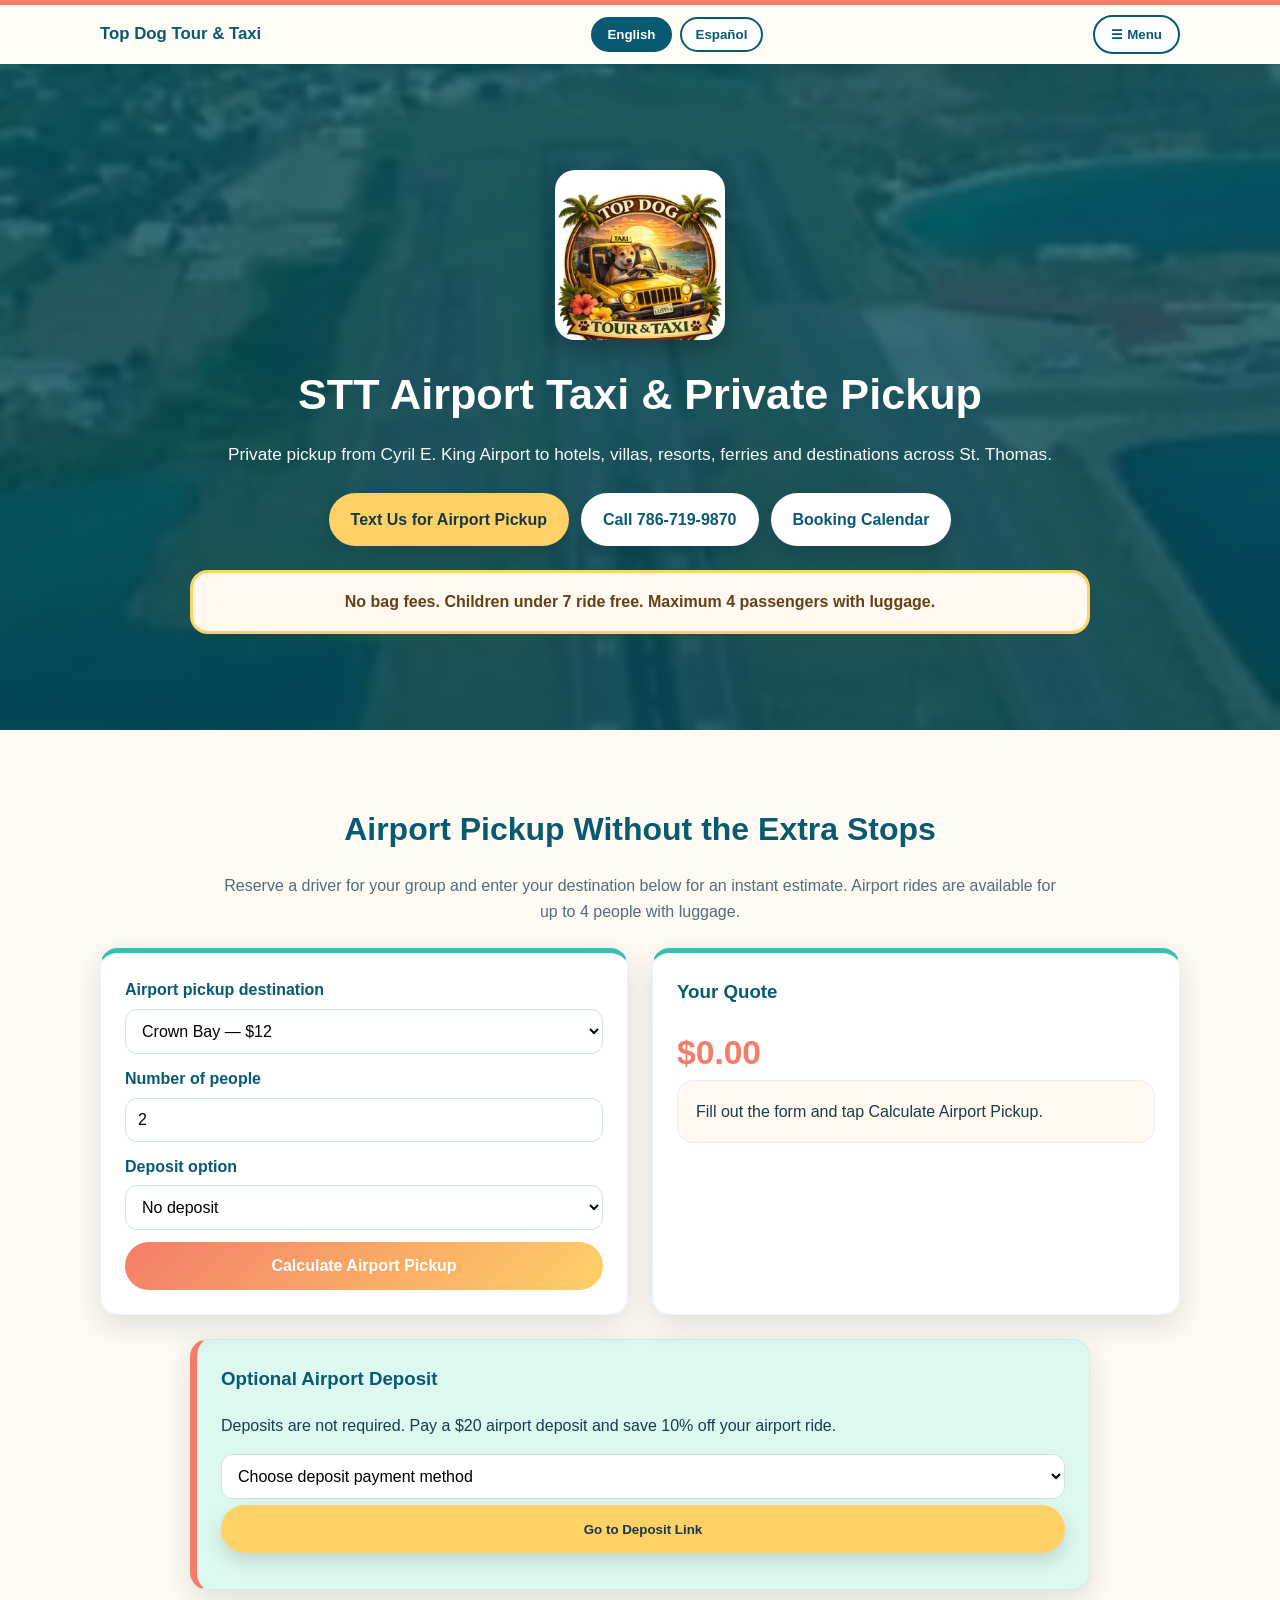
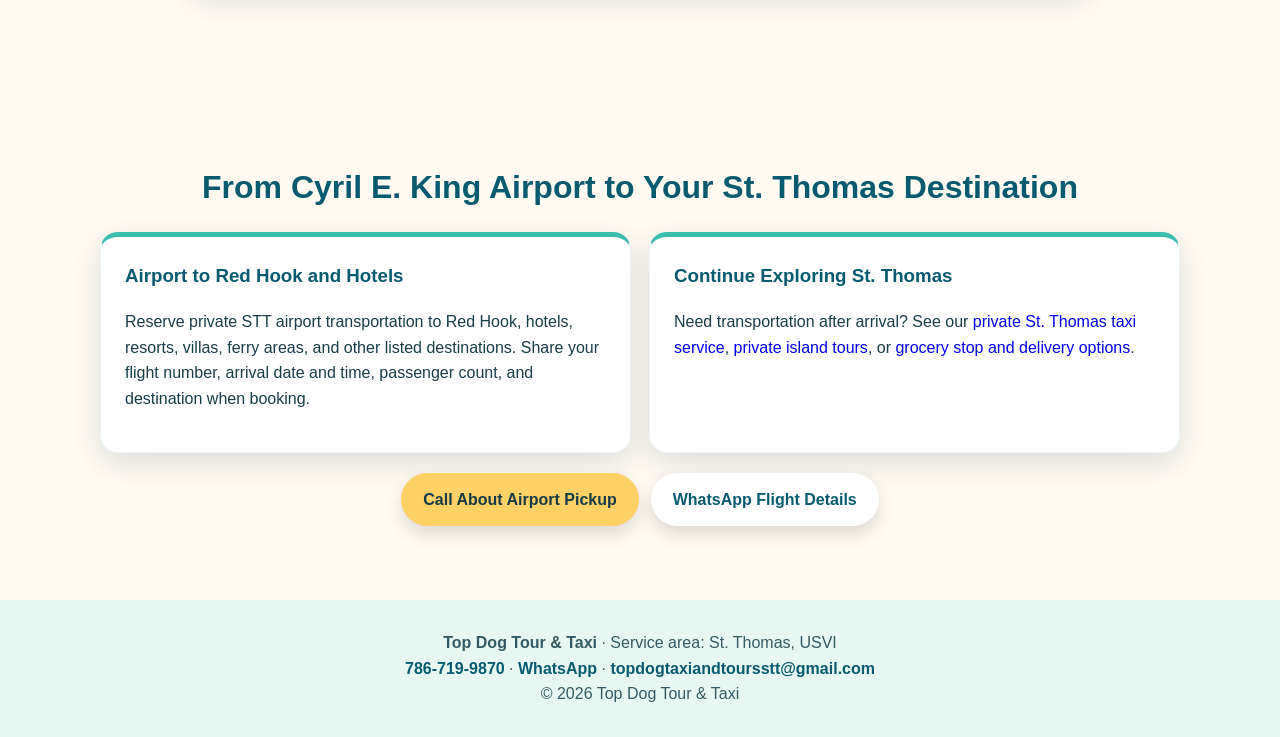
<file: airport.html>
<!DOCTYPE html><html lang="en"><head><meta charset="UTF-8"><meta name="viewport" content="width=device-width, initial-scale=1.0"><style>
*{box-sizing:border-box}
:root{
  --ocean:#0b6e8a;--teal:#0f8b8d;--sun:#ffb703;--coral:#ff7b54;--text:#17384d;
  --shadow:0 10px 30px rgba(13,59,85,.14);--radius:18px;
}
body{margin:0;font-family:Arial,sans-serif;background:#eefbff;color:var(--text);line-height:1.6}
a{text-decoration:none}.container{max-width:1120px;margin:auto;padding:20px}
.topbar{position:sticky;top:0;z-index:99;background:rgba(255,255,255,.96);box-shadow:0 4px 14px #0001}
.topbar-inner{max-width:1120px;margin:auto;padding:10px 20px;display:flex;align-items:center;justify-content:space-between;gap:12px}
.brand{font-weight:900;color:var(--ocean);font-size:1.05rem}
.menu-wrap{position:relative}
.menu-button{border:2px solid var(--ocean);background:white;color:var(--ocean);border-radius:999px;padding:10px 16px;font-weight:900;cursor:pointer}
.menu{display:none;position:absolute;right:0;top:48px;background:white;min-width:260px;border-radius:18px;box-shadow:0 12px 32px #0002;overflow:hidden;border:1px solid #dbeaf0}
.menu.open{display:block}.menu a{display:block;padding:13px 16px;color:var(--text);font-weight:800;border-bottom:1px solid #eef4f6}.menu a:hover{background:#eefbff}
.langs{display:flex;gap:8px}.lang-btn{border:2px solid var(--ocean);background:white;color:var(--ocean);padding:8px 14px;border-radius:999px;font-weight:900;cursor:pointer}.lang-btn.active{background:var(--ocean);color:white}
header{color:white;text-align:center;padding:86px 20px 76px;background-size:cover;background-position:center;background-repeat:no-repeat;position:relative}
header:before{content:"";position:absolute;inset:0;background:linear-gradient(rgba(7,46,62,.68),rgba(7,46,62,.58));z-index:0}
header .container{position:relative;z-index:1}
.top-logo{width:170px;max-width:82%;display:block;margin:0 auto 20px;border-radius:20px;box-shadow:0 10px 25px #0004}
.logo-fallback{display:none;margin:0 auto 20px;background:white;color:var(--ocean);border:3px solid var(--sun);border-radius:20px;padding:18px;max-width:330px;font-size:1.5rem;font-weight:900}
h1{font-size:2.7rem;margin:0 0 12px}.subtitle{max-width:850px;margin:0 auto 24px;color:#f7fcff;font-size:1.08rem}
.button-row{display:flex;flex-wrap:wrap;justify-content:center;gap:12px;margin-top:20px}
.btn{display:inline-block;padding:14px 22px;border-radius:999px;font-weight:900;text-align:center;box-shadow:0 8px 18px #0002;border:0;cursor:pointer}
.btn-primary{background:var(--coral);color:white}.btn-secondary{background:white;color:var(--ocean)}.btn-gold{background:var(--sun);color:#17384d}
.notice{max-width:900px;margin:24px auto 0;background:#fffffff5;color:#8f250d;border:3px solid var(--sun);border-radius:18px;padding:16px;font-weight:900}
section{padding:54px 0}h2{text-align:center;color:var(--ocean);font-size:2rem;margin:0 0 18px}.section-note{max-width:850px;margin:0 auto 24px;text-align:center;color:#4f6d7d}
.grid{display:grid;grid-template-columns:repeat(auto-fit,minmax(245px,1fr));gap:18px}.card,.highlight{background:#fffffff2;border-radius:18px;padding:24px;box-shadow:var(--shadow);border:1px solid #0f8b8d14}.card h3,.highlight h3{margin-top:0;color:var(--ocean)}
.highlight{max-width:900px;margin:24px auto;background:#fff8e1;border-left:7px solid var(--sun)}
.big-price{font-size:2.4rem;font-weight:900;color:var(--coral);margin:6px 0}.important{font-size:1.2rem;font-weight:900;color:#8f250d}
.form-grid{display:grid;grid-template-columns:1fr 1fr;gap:24px}.field{display:flex;flex-direction:column;gap:6px;margin-bottom:12px}
label{font-weight:900;color:var(--ocean)}input,select{width:100%;padding:12px;border:1px solid #cfe2ea;border-radius:12px;font-size:1rem;background:white}
.help-text{font-size:.92rem;color:#617d8c}.calc-btn{width:100%;padding:15px;background:linear-gradient(135deg,var(--coral),var(--sun));color:white;border:0;border-radius:999px;font-weight:900;font-size:1rem;cursor:pointer}
.quote-total{font-size:2.1rem;font-weight:900;color:var(--coral)}.quote-box{background:#fff9ef;border-radius:16px;padding:18px;border:1px solid #e7eef1}
.slideshow{max-width:1000px;margin:auto;overflow:hidden;border-radius:22px;box-shadow:0 10px 28px #0002;background:white}.slides{display:none;width:100%;height:500px;object-fit:cover}.slides.active{display:block}
.dots{text-align:center;padding:14px;background:white}.dot{height:12px;width:12px;margin:0 5px;background:#c6d9e6;border-radius:50%;display:inline-block;cursor:pointer}.dot.active{background:var(--coral)}
.video-grid{display:grid;grid-template-columns:repeat(auto-fit,minmax(280px,1fr));gap:18px}.video-box{background:#fffffff2;border-radius:18px;padding:18px;box-shadow:var(--shadow)}video{width:100%;border-radius:16px;background:#123;display:block;max-height:420px}
footer{text-align:center;padding:30px;color:#5c7381;background:#f8fcff}footer a{color:var(--ocean);font-weight:800}.quick-contact{display:none}
body.darkpage{background:#071826;color:#f5fbff}
body.darkpage .topbar{background:rgba(7,24,38,.95)}body.darkpage .brand{color:white}body.darkpage .menu-button{background:transparent;color:white;border-color:#59b8c9}body.darkpage .lang-btn{background:transparent;color:white;border-color:#59b8c9}body.darkpage .lang-btn.active{background:#59b8c9;color:#071826}
body.darkpage header:before{background:linear-gradient(rgba(5,18,30,.78),rgba(5,18,30,.88))}
body.darkpage .card,body.darkpage .highlight,body.darkpage .video-box{background:rgba(255,255,255,.10);color:#f5fbff;border:1px solid rgba(255,255,255,.16);backdrop-filter:blur(8px)}
body.darkpage .card h3,body.darkpage .highlight h3,body.darkpage h2{color:#d9f4ff}body.darkpage .section-note{color:#dbe9f1}body.darkpage footer{background:#071826;color:#dbe9f1}
@media(max-width:850px){body{padding-bottom:82px}.form-grid{grid-template-columns:1fr}.topbar-inner{align-items:flex-start}.langs{flex-wrap:wrap}.btn{width:100%}h1{font-size:2rem}.slides{height:310px}.menu{right:0;left:auto}.quick-contact{position:fixed;right:9px;bottom:9px;left:9px;z-index:120;display:grid;grid-template-columns:.72fr 1.28fr;gap:8px;padding:8px;border-radius:18px;background:rgba(255,255,255,.97);box-shadow:0 16px 40px rgba(7,59,76,.25)}.quick-contact .btn{min-height:48px;padding:12px 10px}}
.floating-sms{position:fixed;right:16px;bottom:90px;z-index:1100;background:#12b76a;color:#fff;padding:12px 18px;border-radius:999px;font-weight:900;text-decoration:none;box-shadow:0 10px 24px #0003}

/* Tropical coastal refresh */
:root{--ocean:#075a70;--deep:#073f55;--teal:#007e7d;--coral:#f47d69;--sun:#ffd166;--cream:#fff5e6;--text:#173d49}
body{background:#fffaf2}.topbar{border-top:5px solid #f47d69;background:rgba(255,253,246,.98)}
header:before{background:linear-gradient(rgba(4,76,91,.72),rgba(3,69,83,.77))}.btn{min-height:48px}.btn-primary{background:#ffd166;color:#173845}.btn-secondary{background:#fff;color:#075a70}
.card{border-top:5px solid #39beb0}.highlight{background:#ddf8ef;border-left-color:#f47d69}.notice{background:#fff9ef;color:#634018;border-color:#ffd166}
footer{background:#e7f8f3;color:#315a62}.floating-sms{display:none}
@media(max-width:850px){.quick-contact{grid-template-columns:1.2fr .8fr}}

</style>
<title>STT Airport Taxi &amp; Private Pickup | St. Thomas USVI</title>
<meta name="description" content="Reserve private Cyril E. King Airport transportation to Red Hook, hotels, villas, ferry terminals, and destinations across St. Thomas.">
<meta name="robots" content="index,follow,max-image-preview:large">
<link rel="canonical" href="https://topdogtourandtaxi.com/airport.html">
<meta property="og:title" content="STT Airport Taxi &amp; Private Pickup | St. Thomas USVI">
<meta property="og:description" content="Reserve private Cyril E. King Airport transportation to Red Hook, hotels, villas, ferry terminals, and destinations across St. Thomas.">
<meta property="og:url" content="https://topdogtourandtaxi.com/airport.html">
<meta property="og:type" content="website">

<script type="application/ld+json">{"@context":"https://schema.org","@graph":[{"@type":"TaxiService","@id":"https://topdogtourandtaxi.com/#business","name":"Top Dog Tour & Taxi","url":"https://topdogtourandtaxi.com/","telephone":"+1-786-719-9870","image":"https://topdogtourandtaxi.com/logo1.png","areaServed":{"@type":"Place","name":"St. Thomas, U.S. Virgin Islands"}},{"@type":"Service","@id":"https://topdogtourandtaxi.com/airport.html#service","name":"STT Airport Taxi and Private Pickup","serviceType":"Private airport transportation","url":"https://topdogtourandtaxi.com/airport.html","provider":{"@id":"https://topdogtourandtaxi.com/#business"},"areaServed":{"@type":"Place","name":"St. Thomas, U.S. Virgin Islands"},"description":"Cyril E. King Airport private pickup to hotels, villas, Red Hook, ferry areas, and destinations in St. Thomas."},{"@type":"BreadcrumbList","itemListElement":[{"@type":"ListItem","position":1,"name":"Home","item":"https://topdogtourandtaxi.com/"},{"@type":"ListItem","position":2,"name":"STT Airport Taxi and Private Pickup","item":"https://topdogtourandtaxi.com/airport.html"}]}]}</script>
</head><body>
<div class="topbar">
  <div class="topbar-inner">
    <div class="brand">Top Dog Tour &amp; Taxi</div>
    <div class="langs">
      <button class="lang-btn active" onclick="setLanguage('en')" id="btnEn">English</button>
      <button class="lang-btn" onclick="setLanguage('es')" id="btnEs">Español</button>
    </div>
    <div class="menu-wrap">
      <button class="menu-button" id="menuButton" onclick="toggleMenu()" aria-label="Open navigation menu" aria-controls="mainMenu">☰ Menu</button>
      <nav class="menu" id="mainMenu">
        <a href="https://calendar.google.com/calendar/appointments/schedules/AcZssZ3RsGZ25cfRCJijLFOuhZ4RxNrr72U5yxFNUqqR9U23FXZei4HqZlpoCpI7_FhxUN5nwMmXyM6N" target="_blank" rel="noopener" data-en="Booking calendar" data-es="Calendario de reservas">Booking calendar</a>
        <a href="index.html">Home</a>
        <a href="airport.html">Airport Pickups</a>
        <a href="cruise-pickup.html">Cruise Pickup</a>
        <a href="local-rides.html">Local Rides</a>
        <a href="tours.html">Island Tours</a>
        <a href="grocery.html">Grocery & Essentials</a>
        <a href="weekly-rates.html">Daily / Weekly Rates</a>
        <a href="shore-fishing.html">Nighttime Shore Fishing</a>
        <a href="about.html">About Us</a>
        <a href="https://wa.me/17867199870" target="_blank" rel="noopener">Book on WhatsApp</a>
      </nav>
    </div>
  </div>
</div>
<header style="background-image:url('airport-stt.webp')"><div class="container"><img src="logo-mark.webp" class="top-logo" alt="Top Dog Tour and Taxi Logo" onerror="this.style.display='none';document.getElementById('logoFallback').style.display='block';"><div id="logoFallback" class="logo-fallback">Top Dog Tour &amp; Taxi</div><h1>STT Airport Taxi &amp; Private Pickup</h1><p class="subtitle">Private pickup from Cyril E. King Airport to hotels, villas, resorts, ferries and destinations across St. Thomas.</p><div class="button-row"><a class="btn btn-primary" href="sms:+17867199870?body=Hi%20Top%20Dog%21%20I%20would%20like%20an%20STT%20airport%20pickup%20quote.%20Flight%3A%20%20Arrival%20date%20and%20time%3A%20%20Destination%3A%20%20Guests%3A%20%20Bags%3A%20">Text Us for Airport Pickup</a><a class="btn btn-secondary" href="tel:+17867199870">Call 786-719-9870</a><a class="btn btn-secondary" href="https://calendar.google.com/calendar/appointments/schedules/AcZssZ3RsGZ25cfRCJijLFOuhZ4RxNrr72U5yxFNUqqR9U23FXZei4HqZlpoCpI7_FhxUN5nwMmXyM6N" target="_blank" rel="noopener">Booking Calendar</a></div><div class="notice" data-en="No bag fees. Children under 7 ride free. Maximum 4 passengers with luggage." data-es="Sin cargos por maletas. Niños menores de 7 viajan gratis. Máximo 4 pasajeros con equipaje.">No bag fees. Children under 7 ride free. Maximum 4 passengers with luggage.</div></div></header><section><div class="container"><h2>Airport Pickup Without the Extra Stops</h2><p class="section-note">Reserve a driver for your group and enter your destination below for an instant estimate. Airport rides are available for up to 4 people with luggage.</p><div class="form-grid"><div class="card"><div class="field"><label>Airport pickup destination</label><select id="airportZone"><option value="12">Crown Bay — $12</option><option value="15">Havensight — $15</option><option value="15">Blackbeard’s Castle — $15</option><option value="18">Marriott / Frenchman’s Reef — $18</option><option value="20">Bolongo — $20</option><option value="23">Red Hook — $23</option><option value="25">Sapphire / Margaritaville — $25</option><option value="25">Ritz / Secret Harbour — $25</option><option value="25">Magens / Peterborg — $25</option><option value="30">West End / Mountain Top — $30</option><option value="ask">Airbnb / villa not listed — custom/ask</option><option value="ask">Not sure of area? Ask us — custom/ask</option></select></div><div class="field"><label>Number of people</label><input id="airportPeople" type="number" min="1" max="4" value="2" inputmode="numeric"></div><div class="field"><label>Deposit option</label><select id="airportDeposit"><option value="no">No deposit</option><option value="yes">Pay $20 airport deposit and save 10%</option></select></div><button class="calc-btn" type="button" onclick="calcAirport()">Calculate Airport Pickup</button></div><div class="card"><h3>Your Quote</h3><div class="quote-total" id="total">$0.00</div><div class="quote-box" id="breakdown">Fill out the form and tap Calculate Airport Pickup.</div></div></div><div class="highlight"><h3>Optional Airport Deposit</h3><p>Deposits are not required. Pay a $20 airport deposit and save 10% off your airport ride.</p><div class="field"><select id="depositAirport"><option value="">Choose deposit payment method</option><option value="https://venmo.com/u/Lauren-Rice-49">Venmo</option><option value="https://cash.app/$topdogtourandtaxi">Cash App</option></select><button class="btn btn-primary" type="button" onclick="goToDeposit('depositAirport')">Go to Deposit Link</button></div></div></div></section><section><div class="container"><h2>From Cyril E. King Airport to Your St. Thomas Destination</h2><div class="grid"><div class="card"><h3>Airport to Red Hook and Hotels</h3><p>Reserve private STT airport transportation to Red Hook, hotels, resorts, villas, ferry areas, and other listed destinations. Share your flight number, arrival date and time, passenger count, and destination when booking.</p></div><div class="card"><h3>Continue Exploring St. Thomas</h3><p>Need transportation after arrival? See our <a href="local-rides.html">private St. Thomas taxi service</a>, <a href="tours.html">private island tours</a>, or <a href="grocery.html">grocery stop and delivery options</a>.</p></div></div><div class="button-row"><a class="btn btn-primary" href="tel:7867199870">Call About Airport Pickup</a><a class="btn btn-secondary" href="https://wa.me/17867199870" target="_blank" rel="noopener">WhatsApp Flight Details</a></div></div></section><footer><strong>Top Dog Tour &amp; Taxi</strong> · Service area: St. Thomas, USVI<br><a href="tel:+17867199870">786-719-9870</a> · <a href="https://wa.me/17867199870" target="_blank" rel="noopener">WhatsApp</a> · <a href="mailto:topdogtaxiandtoursstt@gmail.com">topdogtaxiandtoursstt@gmail.com</a><br>© 2026 Top Dog Tour &amp; Taxi</footer><nav class="quick-contact" aria-label="Quick contact"><a class="btn btn-primary" href="sms:+17867199870?body=Hi%20Top%20Dog%21%20I%20would%20like%20an%20STT%20airport%20pickup%20quote.%20Flight%3A%20%20Arrival%20date%20and%20time%3A%20%20Destination%3A%20%20Guests%3A%20%20Bags%3A%20">Text Us</a><a class="btn btn-secondary" href="tel:+17867199870">Call</a></nav><script>
let currentLanguage='en';
function setLanguage(lang){
 currentLanguage=lang;document.documentElement.lang=lang;
 const en=document.getElementById('btnEn'), es=document.getElementById('btnEs');
 if(en&&es){en.classList.toggle('active',lang==='en');es.classList.toggle('active',lang==='es');}
 document.querySelectorAll('[data-en][data-es]').forEach(e=>e.textContent=e.getAttribute('data-'+lang));
}
function toggleMenu(){document.getElementById('mainMenu').classList.toggle('open')}
document.addEventListener('click',function(e){const m=document.getElementById('mainMenu'), b=document.getElementById('menuButton'); if(m&&b&&!m.contains(e.target)&&!b.contains(e.target)){m.classList.remove('open')}})
function money(n){return '$'+Number(n).toFixed(2)}
function goToDeposit(id){let u=document.getElementById(id).value;if(!u){alert(currentLanguage==='es'?'Elija un método de depósito.':'Choose a deposit method.');return}window.open(u,'_blank')}
let s=0;const slides=document.querySelectorAll('.slides'),dots=document.querySelectorAll('.dot');
function showSlide(i){slides.forEach(x=>x.classList.remove('active'));dots.forEach(x=>x.classList.remove('active'));if(slides[i])slides[i].classList.add('active');if(dots[i])dots[i].classList.add('active');s=i}
setInterval(()=>{if(slides.length){s=(s+1)%slides.length;showSlide(s)}},3500);

function calcAirport(){let z=document.getElementById('airportZone'),zoneValue=z.value,rate=Number(zoneValue),people=Number(document.getElementById('airportPeople').value),dep=document.getElementById('airportDeposit').value;if(people>4){total.innerText='Ask Us';breakdown.innerHTML='Airport pickups are maximum 4 people with luggage. Message us for larger groups.';return}if(zoneValue==='ask'){total.innerText='Ask Us';breakdown.innerHTML='Airbnb/villa not listed or not sure of area? Message us for an exact quote.';return}let sub=rate*people,tot=dep==='yes'?sub*.9:sub;total.innerText=money(tot);breakdown.innerHTML='<b>Airport destination:</b> '+z.options[z.selectedIndex].text+'<br><b>Rate:</b> '+money(rate)+' per person<br><b>People:</b> '+people+' / max 4 with luggage<br><b>No bag fees.</b><br><b>Children under 7 ride free.</b><br><b>Subtotal:</b> '+money(sub)+'<br><b>Deposit discount:</b> '+(dep==='yes'?'Yes, 10% off':'No')}
</script></body></html>
</file>
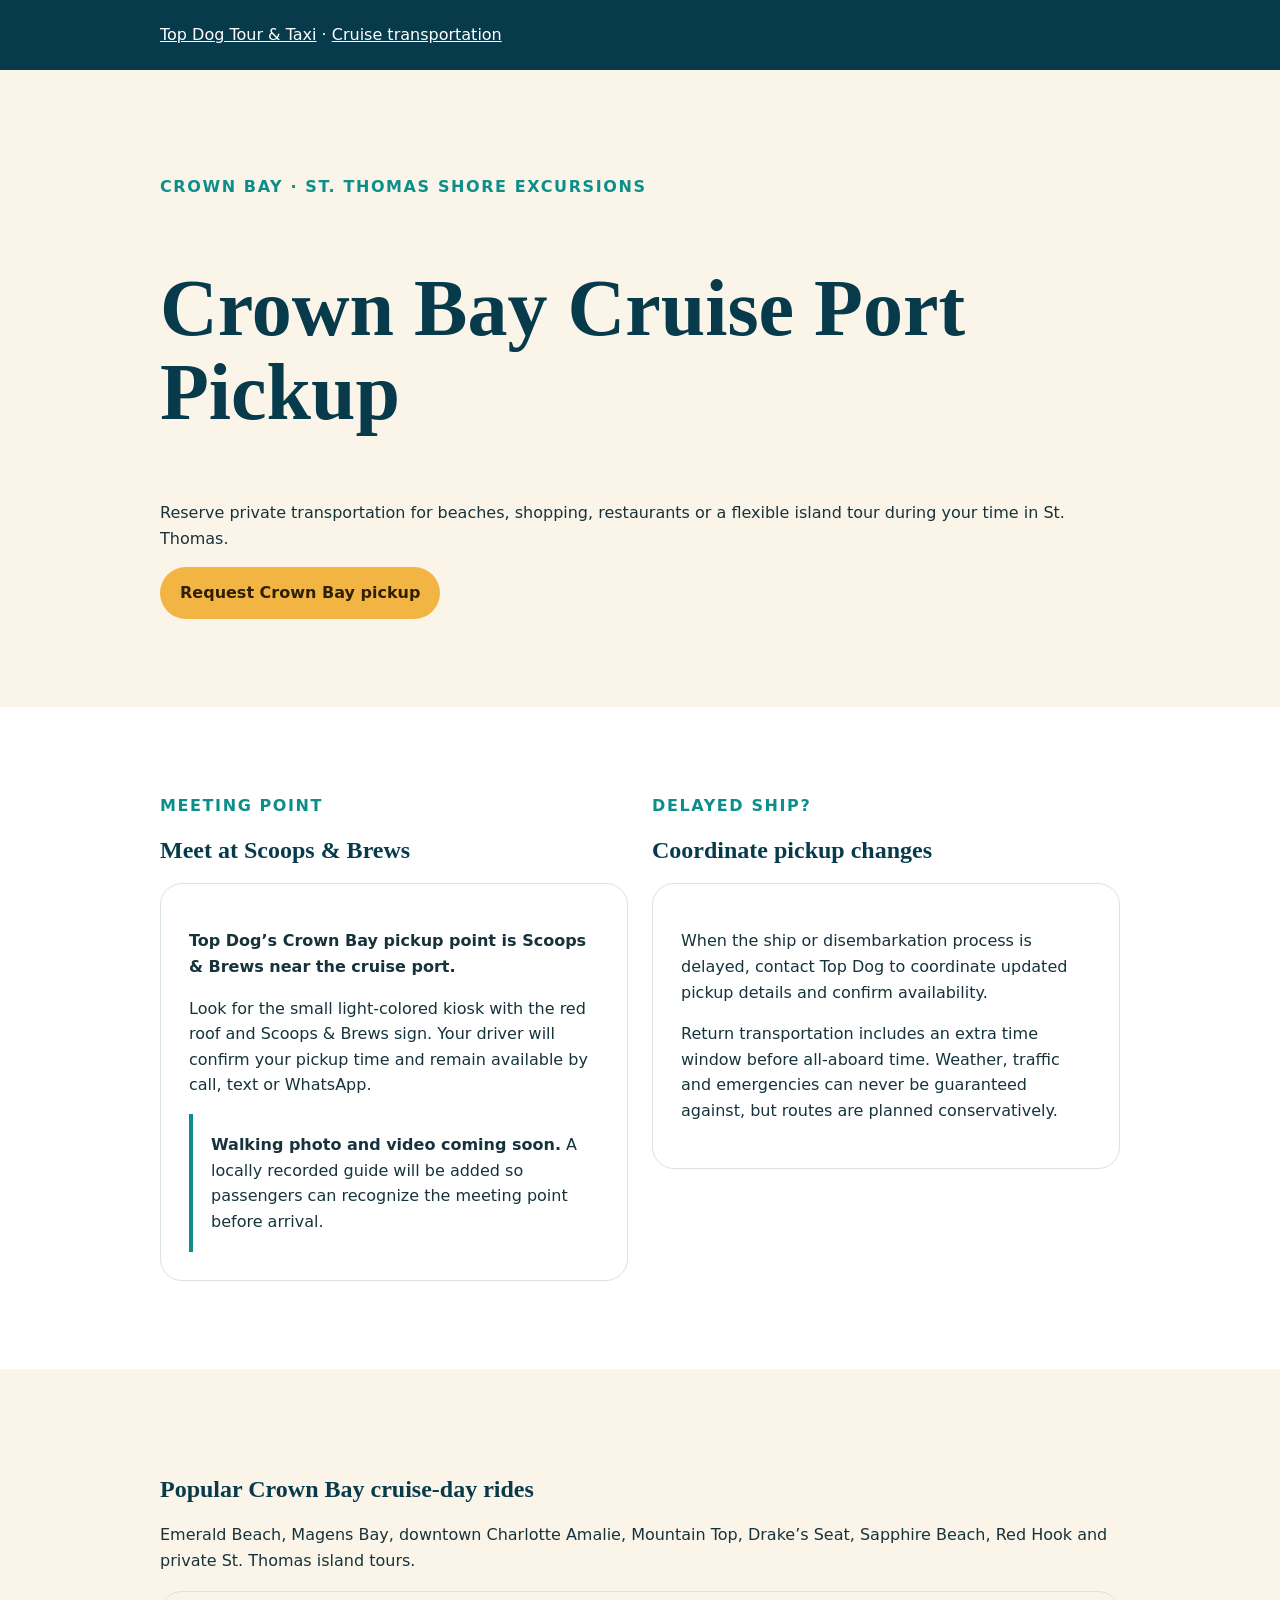
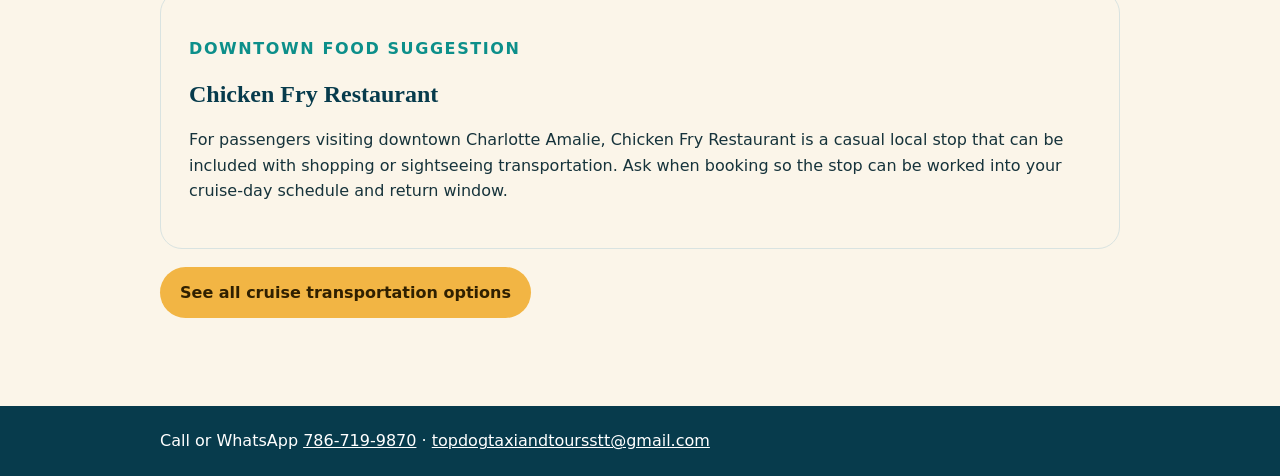
<file: crown-bay-cruise-pickup.html>
<!DOCTYPE html><html lang="en"><head><meta charset="utf-8"><meta name="viewport" content="width=device-width,initial-scale=1"><title>Crown Bay Cruise Port Pickup St. Thomas | Top Dog Taxi</title><meta name="description" content="Private taxi pickup for Crown Bay cruise passengers in St. Thomas. Meet your Top Dog driver at Scoops & Brews near the cruise port."><link rel="canonical" href="https://topdogtourandtaxi.com/crown-bay-cruise-pickup.html"><meta name="robots" content="index,follow,max-image-preview:large"><style>body{margin:0;font-family:Inter,system-ui,sans-serif;color:#16333b;line-height:1.6}a{color:inherit}.wrap{width:min(960px,calc(100% - 32px));margin:auto}header,footer{background:#073b4c;color:white;padding:22px 0}.hero{padding:88px 0;background:#fbf5e9}.eyebrow{color:#0c8f8a;font-weight:900;text-transform:uppercase;letter-spacing:.1em}h1,h2{font-family:Georgia,serif;color:#073b4c;line-height:1.05}h1{font-size:clamp(2.7rem,7vw,5rem)}section{padding:70px 0}.card{padding:28px;border:1px solid #d9e3e1;border-radius:22px;margin:18px 0}.button{display:inline-flex;padding:13px 20px;border-radius:999px;background:#f2b544;color:#302000;font-weight:850;text-decoration:none}.grid{display:grid;grid-template-columns:1fr 1fr;gap:24px}.photo-note{padding:18px;border-left:4px solid #0c8f8a;background:#fff}@media(max-width:700px){.grid{grid-template-columns:1fr}}</style><script type="application/ld+json">{"@context":"https://schema.org","@type":"Service","name":"Crown Bay Cruise Port Taxi Pickup","areaServed":"St. Thomas, USVI","provider":{"@type":"TaxiService","name":"Top Dog Tour & Taxi","telephone":"+1-786-719-9870"}}</script></head><body><header><div class="wrap"><a href="/">Top Dog Tour &amp; Taxi</a> · <a href="cruise-pickup.html">Cruise transportation</a></div></header><main><section class="hero"><div class="wrap"><p class="eyebrow">Crown Bay · St. Thomas shore excursions</p><h1>Crown Bay Cruise Port Pickup</h1><p>Reserve private transportation for beaches, shopping, restaurants or a flexible island tour during your time in St. Thomas.</p><a class="button" href="https://wa.me/17867199870?text=Hi%20Top%20Dog%2C%20I%20need%20Crown%20Bay%20cruise%20pickup.%20Ship%3A%20%20Date%3A%20%20Passengers%3A%20%20Plans%3A%20" target="_blank" rel="noopener">Request Crown Bay pickup</a></div></section><section><div class="wrap grid"><div><p class="eyebrow">Meeting point</p><h2>Meet at Scoops &amp; Brews</h2><div class="card"><p><strong>Top Dog’s Crown Bay pickup point is Scoops &amp; Brews near the cruise port.</strong></p><p>Look for the small light-colored kiosk with the red roof and Scoops &amp; Brews sign. Your driver will confirm your pickup time and remain available by call, text or WhatsApp.</p><div class="photo-note"><strong>Walking photo and video coming soon.</strong> A locally recorded guide will be added so passengers can recognize the meeting point before arrival.</div></div></div><div><p class="eyebrow">Delayed ship?</p><h2>Coordinate pickup changes</h2><div class="card"><p>When the ship or disembarkation process is delayed, contact Top Dog to coordinate updated pickup details and confirm availability.</p><p>Return transportation includes an extra time window before all-aboard time. Weather, traffic and emergencies can never be guaranteed against, but routes are planned conservatively.</p></div></div></div></section><section class="hero"><div class="wrap"><h2>Popular Crown Bay cruise-day rides</h2><p>Emerald Beach, Magens Bay, downtown Charlotte Amalie, Mountain Top, Drake’s Seat, Sapphire Beach, Red Hook and private St. Thomas island tours.</p><div class="card"><p class="eyebrow">Downtown food suggestion</p><h2>Chicken Fry Restaurant</h2><p>For passengers visiting downtown Charlotte Amalie, Chicken Fry Restaurant is a casual local stop that can be included with shopping or sightseeing transportation. Ask when booking so the stop can be worked into your cruise-day schedule and return window.</p></div><a class="button" href="cruise-pickup.html">See all cruise transportation options</a></div></section></main><footer><div class="wrap">Call or WhatsApp <a href="tel:+17867199870">786-719-9870</a> · <a href="mailto:topdogtaxiandtoursstt@gmail.com">topdogtaxiandtoursstt@gmail.com</a></div></footer></body></html>
</file>
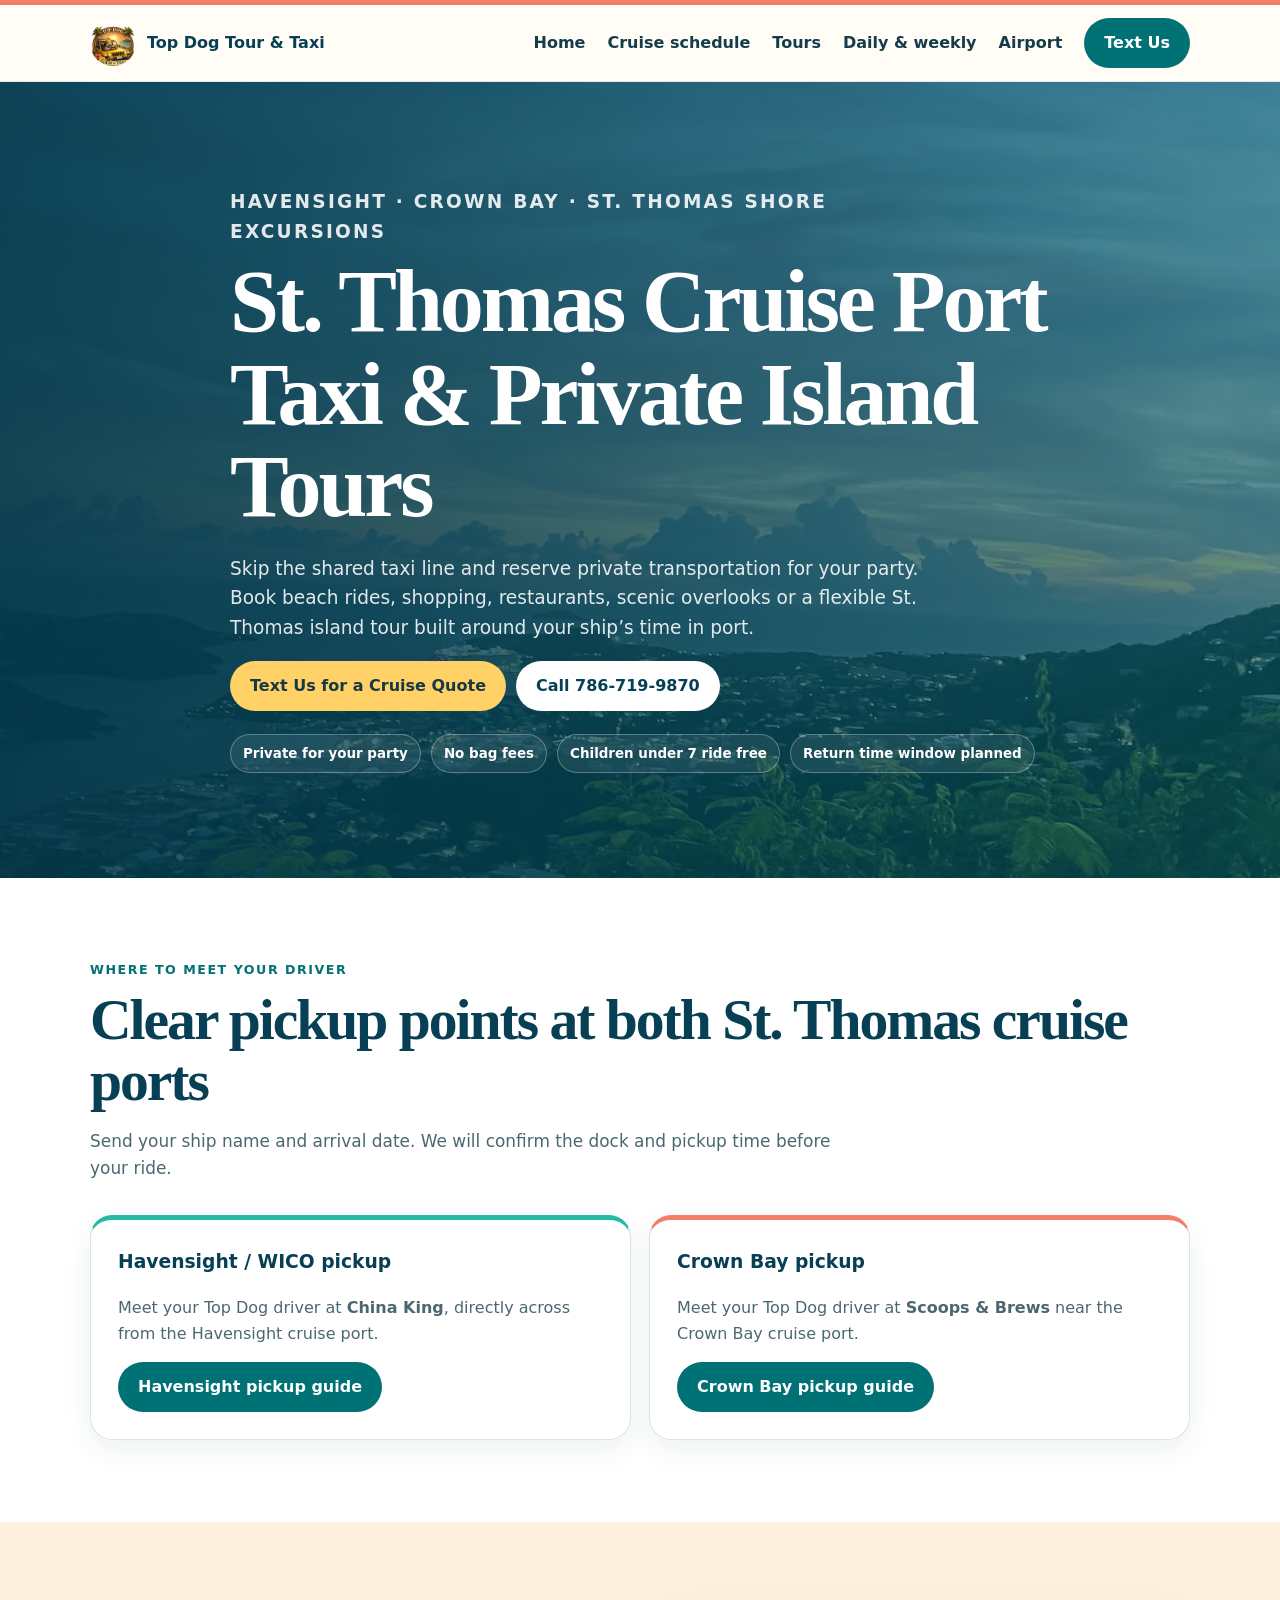
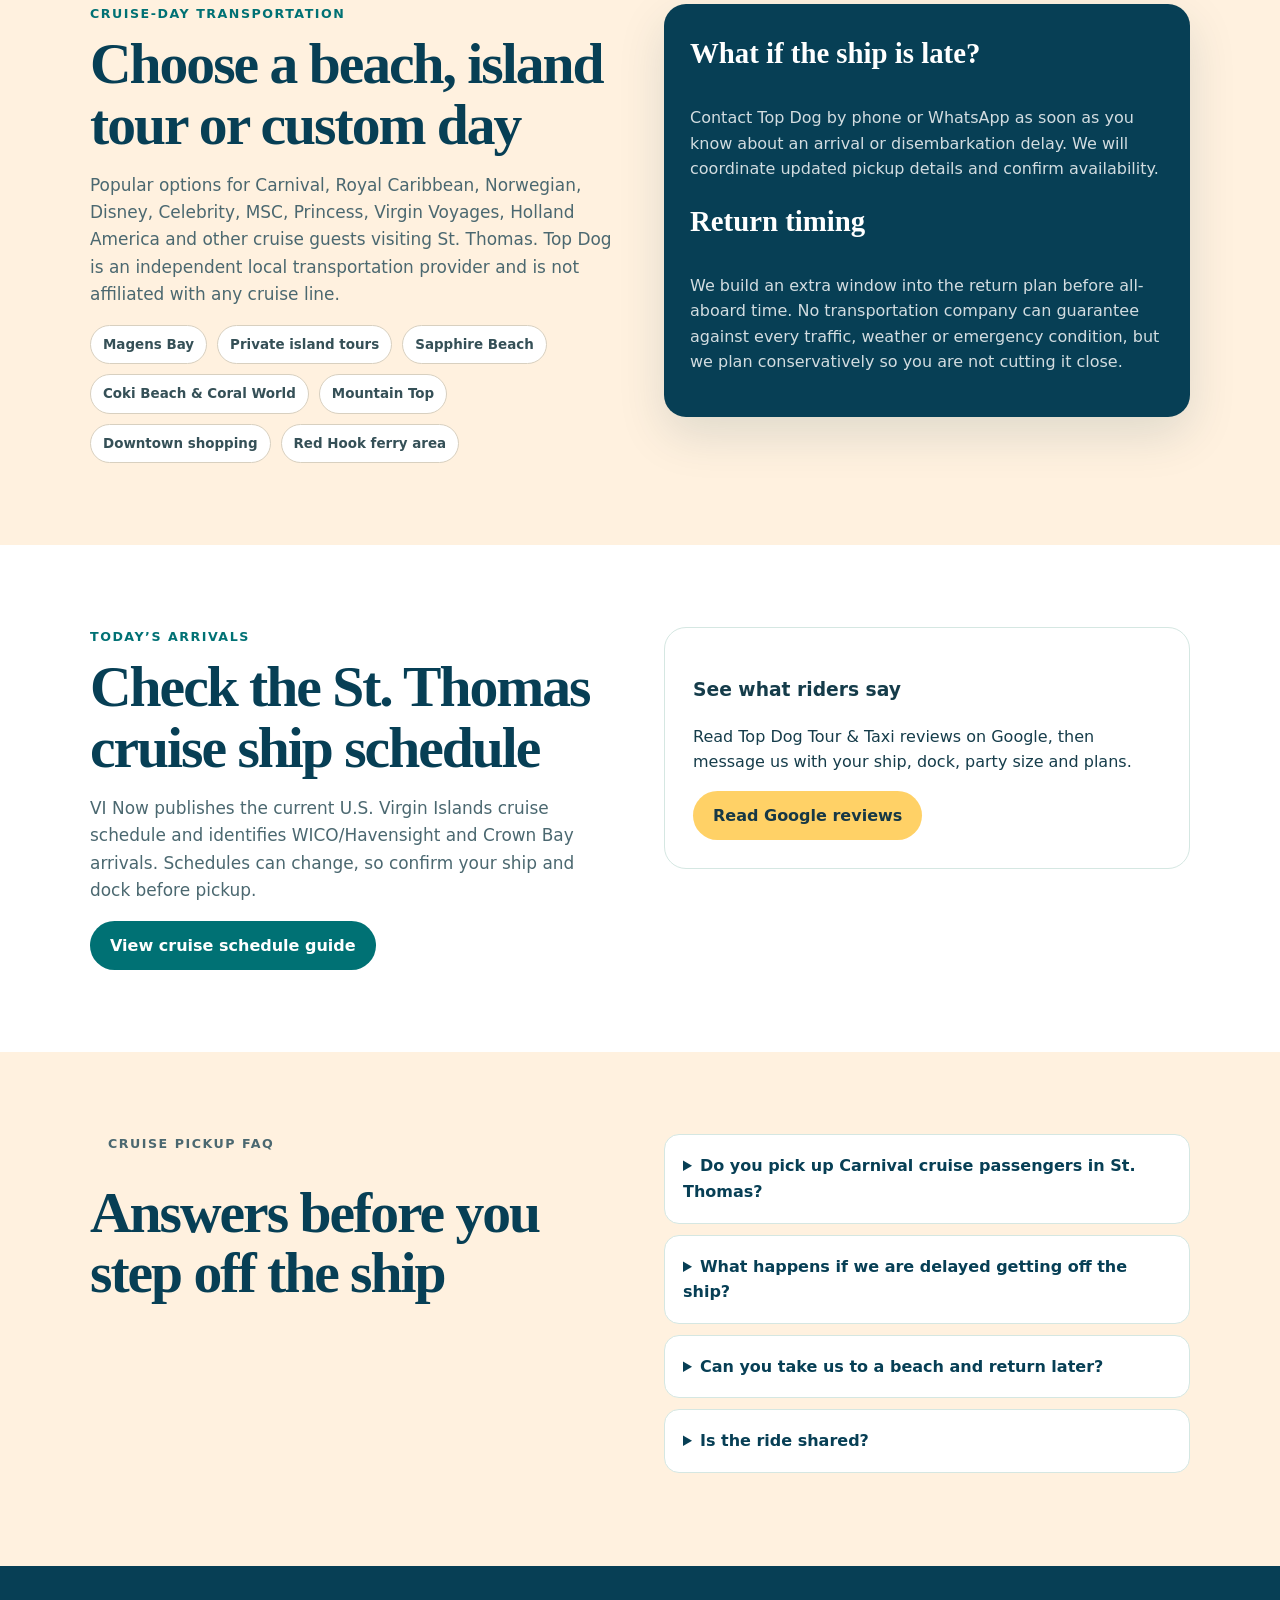
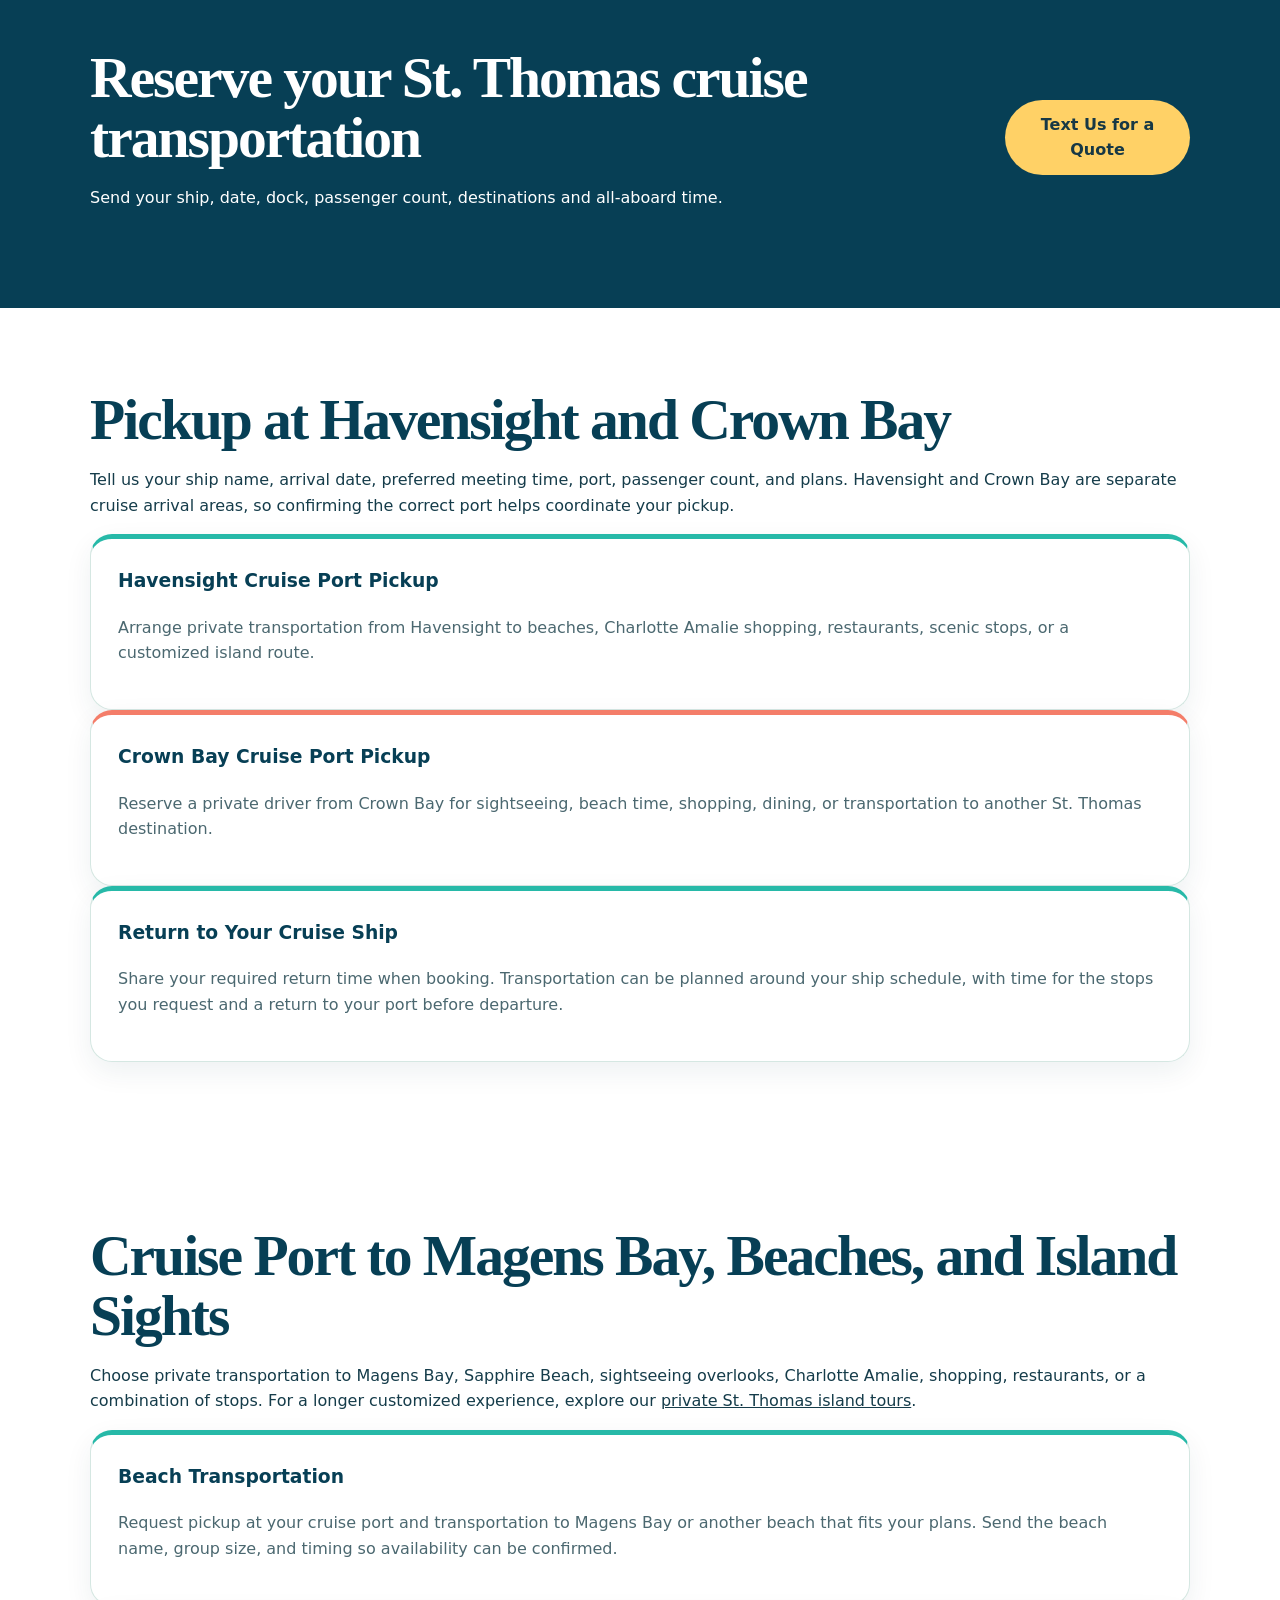
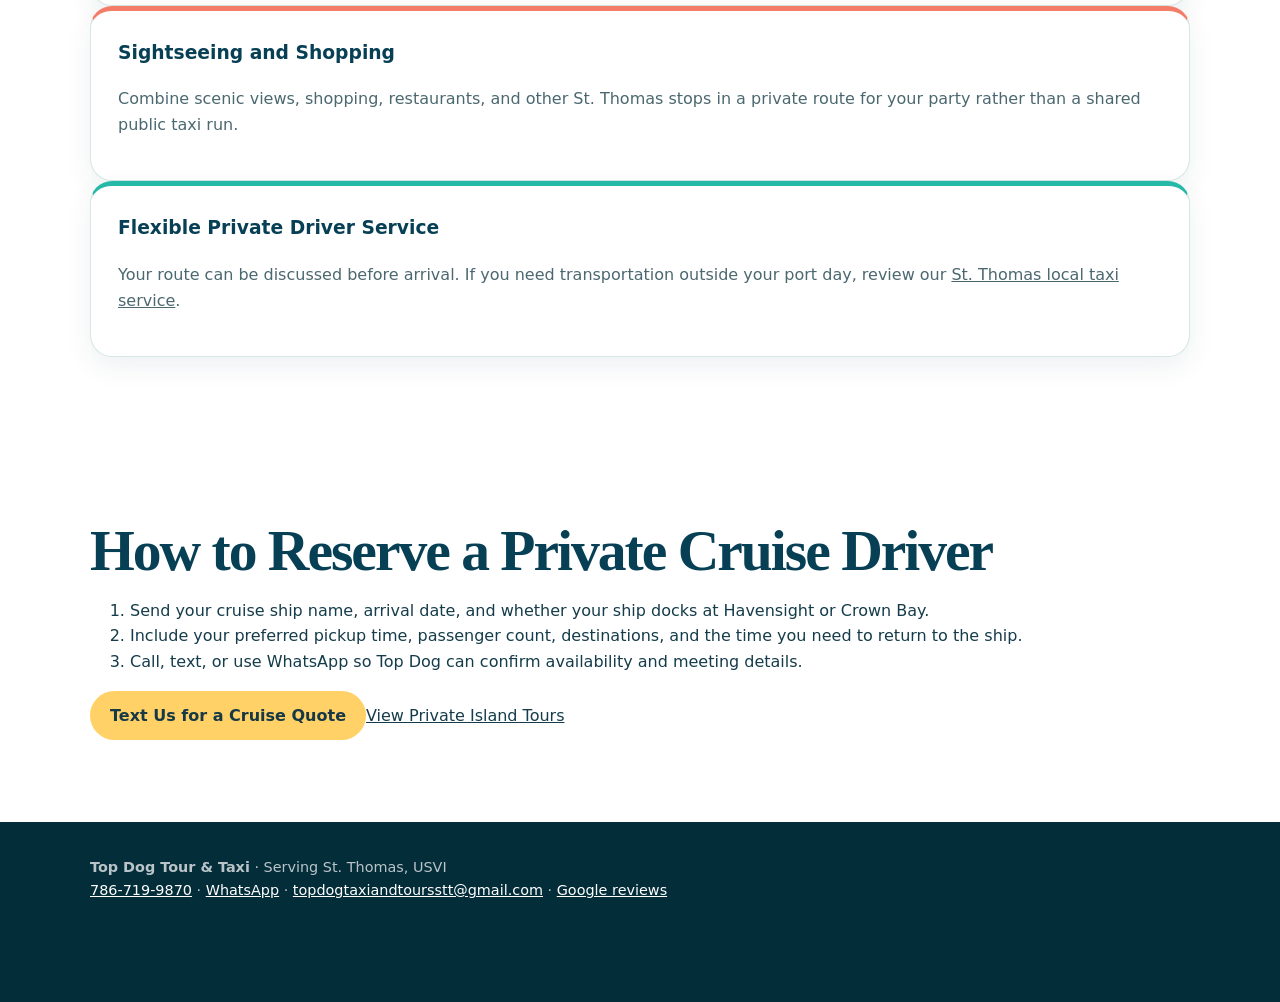
<file: cruise-pickup.html>
<!DOCTYPE html>
<html lang="en">
<head>
  <meta charset="utf-8">
  <meta name="viewport" content="width=device-width, initial-scale=1">




  <meta property="og:image" content="https://topdogtourandtaxi.com/hero-st-thomas.webp"><meta name="theme-color" content="#073b4c">


  <style>:root{--navy:#073b4c;--teal:#0c8f8a;--gold:#f2b544;--sand:#fbf5e9;--ink:#16333b;--muted:#5b7075;--white:#fff;--line:#d9e3e1;--shadow:0 18px 48px rgba(7,59,76,.13)}*{box-sizing:border-box}html{scroll-behavior:smooth}body{margin:0;color:var(--ink);font-family:Inter,ui-sans-serif,system-ui,-apple-system,BlinkMacSystemFont,"Segoe UI",sans-serif;line-height:1.6}a{color:inherit}.container{width:min(1100px,calc(100% - 34px));margin:auto}.topbar{position:sticky;top:0;z-index:50;background:rgba(255,255,255,.96);border-bottom:1px solid rgba(7,59,76,.1);backdrop-filter:blur(12px)}.nav{min-height:76px;display:flex;align-items:center;justify-content:space-between;gap:20px}.brand{display:flex;align-items:center;gap:11px;color:var(--navy);font-weight:900;text-decoration:none}.brand img{width:46px;height:46px;border-radius:50%;object-fit:cover}.links{display:flex;gap:22px;align-items:center}.links a{text-decoration:none;font-weight:750}.button{min-height:48px;display:inline-flex;align-items:center;justify-content:center;padding:12px 20px;border-radius:999px;font-weight:850;text-decoration:none;text-align:center}.gold{background:var(--gold);color:#302000}.teal{background:var(--teal);color:white}.white{background:white;color:var(--navy)}.hero{position:relative;overflow:hidden;padding:105px 0;color:white;background:var(--navy);isolation:isolate}.hero img{position:absolute;inset:0;z-index:-2;width:100%;height:100%;object-fit:cover}.hero:after{content:"";position:absolute;inset:0;z-index:-1;background:linear-gradient(90deg,rgba(4,37,48,.95),rgba(4,37,48,.6))}.hero-copy{max-width:820px}.kicker,.section-kicker{margin:0 0 10px;color:#a4eee7;font-size:.79rem;font-weight:900;letter-spacing:.12em;text-transform:uppercase}.section-kicker{color:var(--teal)}h1,h2{font-family:Georgia,"Times New Roman",serif;letter-spacing:-.035em;line-height:1.05}h1{font-size:clamp(2.8rem,7vw,5.5rem);margin:0 0 20px}h2{font-size:clamp(2.1rem,5vw,3.6rem);margin:0 0 16px;color:var(--navy)}.hero p{max-width:720px;font-size:1.16rem;color:rgba(255,255,255,.88)}.actions,.proof,.destinations{display:flex;flex-wrap:wrap;gap:10px}.proof{margin-top:23px}.proof span,.destinations a{padding:8px 12px;border-radius:999px;font-size:.84rem;font-weight:760}.proof span{border:1px solid rgba(255,255,255,.28);background:rgba(255,255,255,.08)}section{padding:82px 0}.lead{max-width:760px;color:var(--muted);font-size:1.06rem}.cards{display:grid;grid-template-columns:repeat(2,1fr);gap:18px;margin-top:32px}.card{padding:27px;border:1px solid var(--line);border-radius:22px;background:white;box-shadow:0 10px 28px rgba(7,59,76,.07)}.card h3{margin-top:0;color:var(--navy)}.card p{color:var(--muted)}.sand{background:var(--sand)}.split{display:grid;grid-template-columns:1fr 1fr;gap:48px;align-items:start}.notice{padding:26px;border-radius:22px;background:var(--navy);color:white;box-shadow:var(--shadow)}.notice h3{font-family:Georgia,"Times New Roman",serif;font-size:1.8rem;margin-top:0}.notice p{color:rgba(255,255,255,.82)}.destinations a{background:white;border:1px solid #d8d0c0;text-decoration:none;color:#355057}.faq details{margin-bottom:11px;border:1px solid var(--line);border-radius:15px;background:white}.faq summary{padding:18px;font-weight:850;color:var(--navy);cursor:pointer}.faq p{padding:0 18px 18px;color:var(--muted)}.reviews{padding:28px;border:1px solid var(--line);border-radius:22px;background:white}.cta{background:var(--navy);color:white}.cta h2{color:white}.cta-inner{display:flex;align-items:center;justify-content:space-between;gap:30px}footer{padding:34px 0 100px;background:#042d3a;color:rgba(255,255,255,.72);font-size:.9rem}footer a{color:white}.mobile-bar{display:none}@media(max-width:820px){.links a:not(.button){display:none}.cards,.split{grid-template-columns:1fr}.cta-inner{flex-direction:column;align-items:flex-start}}@media(max-width:560px){.container{width:min(100% - 26px,1100px)}.actions .button,.cta .button{width:100%}.mobile-bar{position:fixed;right:9px;bottom:9px;left:9px;z-index:60;display:grid;grid-template-columns:.75fr 1.25fr;gap:8px;padding:8px;border-radius:18px;background:rgba(255,255,255,.96);box-shadow:0 16px 40px rgba(7,59,76,.25)}footer{padding-bottom:115px}}.floating-sms{position:fixed;right:16px;bottom:90px;z-index:1100;background:#12b76a;color:#fff;padding:12px 18px;border-radius:999px;font-weight:900;text-decoration:none;box-shadow:0 10px 24px #0003}

:root{--navy:#073f55;--teal:#007174;--gold:#ffd166;--sand:#fff1df;--ink:#153c4a;--muted:#4b6870;--line:#d5e7e2}
.topbar{border-top:5px solid #f47d69;background:rgba(255,253,246,.98)}.hero:after{background:linear-gradient(90deg,rgba(3,58,76,.9),rgba(4,91,103,.62))}.gold{background:#ffd166;color:#173845}.teal{background:#007174;color:#fff}.card{border-top:5px solid #27b9a8}.card:nth-child(2){border-top-color:#f47d69}.floating-sms{display:none}
@media(max-width:560px){.mobile-bar{grid-template-columns:1.2fr .8fr}}

</style>

<title>St. Thomas Cruise Port Taxi | Havensight &amp; Crown Bay</title>
<meta name="description" content="Reserve private St. Thomas cruise port transportation from Havensight or Crown Bay to Magens Bay, beaches, shopping, restaurants, and island tours.">
<meta name="robots" content="index,follow,max-image-preview:large">
<link rel="canonical" href="https://topdogtourandtaxi.com/cruise-pickup.html">
<meta property="og:title" content="St. Thomas Cruise Port Taxi | Havensight &amp; Crown Bay">
<meta property="og:description" content="Private pickup from Havensight and Crown Bay for beaches, sightseeing, shopping, restaurants, and return transportation to your ship.">
<meta property="og:url" content="https://topdogtourandtaxi.com/cruise-pickup.html">
<meta property="og:type" content="website">

<script type="application/ld+json">
  {"@context":"https://schema.org","@graph":[{"@type":"TaxiService","@id":"https://topdogtourandtaxi.com/#business","name":"Top Dog Tour & Taxi","url":"https://topdogtourandtaxi.com/","telephone":"+1-786-719-9870","image":"https://topdogtourandtaxi.com/logo1.png","areaServed":{"@type":"Place","name":"St. Thomas, U.S. Virgin Islands"}},{"@type":"Service","@id":"https://topdogtourandtaxi.com/cruise-pickup.html#service","name":"St. Thomas Cruise Port Transportation","serviceType":"Private cruise port transportation and island tours","url":"https://topdogtourandtaxi.com/cruise-pickup.html","provider":{"@id":"https://topdogtourandtaxi.com/#business"},"areaServed":{"@type":"Place","name":"St. Thomas, U.S. Virgin Islands"},"description":"Private transportation from Havensight and Crown Bay to beaches, sightseeing, shopping, restaurants, and return pickup."},{"@type":"BreadcrumbList","itemListElement":[{"@type":"ListItem","position":1,"name":"Home","item":"https://topdogtourandtaxi.com/"},{"@type":"ListItem","position":2,"name":"Cruise Port Transportation","item":"https://topdogtourandtaxi.com/cruise-pickup.html"}]}]}
  </script>
</head>
<body>
<header class="topbar"><div class="container nav"><a class="brand" href="/"><img src="logo-mark.webp" width="92" height="92" alt="Top Dog Tour and Taxi logo"><span>Top Dog Tour &amp; Taxi</span></a><nav class="links" aria-label="Main navigation"><a href="/">Home</a><a href="cruise-schedule.html">Cruise schedule</a><a href="tours.html">Tours</a><a href="weekly-rates.html">Daily &amp; weekly</a><a href="airport.html">Airport</a><a class="button teal" href="sms:+17867199870?body=Hi%20Top%20Dog%21%20I%20would%20like%20a%20cruise%20pickup%20quote%20in%20St.%20Thomas.%20Ship%3A%20%20Date%3A%20%20Port%3A%20%20Number%20of%20guests%3A%20%20Plans%3A%20%20All-aboard%20time%3A%20">Text Us</a></nav></div></header>
<main>
<section class="hero"><img src="hero-st-thomas.webp" width="1600" height="1067" alt="Cruise harbor and hills in St. Thomas USVI"><div class="container hero-copy"><p class="kicker">Havensight · Crown Bay · St. Thomas shore excursions</p><h1>St. Thomas Cruise Port Taxi &amp; Private Island Tours</h1><p>Skip the shared taxi line and reserve private transportation for your party. Book beach rides, shopping, restaurants, scenic overlooks or a flexible St. Thomas island tour built around your ship’s time in port.</p><div class="actions"><a class="button gold" href="sms:+17867199870?body=Hi%20Top%20Dog%21%20I%20would%20like%20a%20cruise%20pickup%20quote%20in%20St.%20Thomas.%20Ship%3A%20%20Date%3A%20%20Port%3A%20%20Number%20of%20guests%3A%20%20Plans%3A%20%20All-aboard%20time%3A%20">Text Us for a Cruise Quote</a><a class="button white" href="tel:+17867199870">Call 786-719-9870</a></div><div class="proof"><span>Private for your party</span><span>No bag fees</span><span>Children under 7 ride free</span><span>Return time window planned</span></div></div></section>
<section><div class="container"><p class="section-kicker">Where to meet your driver</p><h2>Clear pickup points at both St. Thomas cruise ports</h2><p class="lead">Send your ship name and arrival date. We will confirm the dock and pickup time before your ride.</p><div class="cards"><article class="card"><h3>Havensight / WICO pickup</h3><p>Meet your Top Dog driver at <strong>China King</strong>, directly across from the Havensight cruise port.</p><a class="button teal" href="havensight-cruise-pickup.html">Havensight pickup guide</a></article><article class="card"><h3>Crown Bay pickup</h3><p>Meet your Top Dog driver at <strong>Scoops &amp; Brews</strong> near the Crown Bay cruise port.</p><a class="button teal" href="crown-bay-cruise-pickup.html">Crown Bay pickup guide</a></article></div></div></section>
<section class="sand"><div class="container split"><div><p class="section-kicker">Cruise-day transportation</p><h2>Choose a beach, island tour or custom day</h2><p class="lead">Popular options for Carnival, Royal Caribbean, Norwegian, Disney, Celebrity, MSC, Princess, Virgin Voyages, Holland America and other cruise guests visiting St. Thomas. Top Dog is an independent local transportation provider and is not affiliated with any cruise line.</p><div class="destinations"><a href="local-rides.html">Magens Bay</a><a href="tours.html">Private island tours</a><a href="local-rides.html">Sapphire Beach</a><a href="local-rides.html">Coki Beach &amp; Coral World</a><a href="local-rides.html">Mountain Top</a><a href="local-rides.html">Downtown shopping</a><a href="local-rides.html">Red Hook ferry area</a></div></div><aside class="notice"><h3>What if the ship is late?</h3><p>Contact Top Dog by phone or WhatsApp as soon as you know about an arrival or disembarkation delay. We will coordinate updated pickup details and confirm availability.</p><h3>Return timing</h3><p>We build an extra window into the return plan before all-aboard time. No transportation company can guarantee against every traffic, weather or emergency condition, but we plan conservatively so you are not cutting it close.</p></aside></div></section>
<section><div class="container split"><div><p class="section-kicker">Today’s arrivals</p><h2>Check the St. Thomas cruise ship schedule</h2><p class="lead">VI Now publishes the current U.S. Virgin Islands cruise schedule and identifies WICO/Havensight and Crown Bay arrivals. Schedules can change, so confirm your ship and dock before pickup.</p><a class="button teal" href="cruise-schedule.html">View cruise schedule guide</a></div><div class="reviews"><h3>See what riders say</h3><p>Read Top Dog Tour &amp; Taxi reviews on Google, then message us with your ship, dock, party size and plans.</p><a class="button gold" href="https://www.google.com/search?q=top+dog+taxi+st+thomas&hl=en-US#cobssid=s&mpd=~16355602087902623846/customers/reviews" target="_blank" rel="noopener">Read Google reviews</a></div></div></section>
<section class="faq sand"><div class="container split"><div><p class="section-kicker">Cruise pickup FAQ</p><h2>Answers before you step off the ship</h2></div><div><details><summary>Do you pick up Carnival cruise passengers in St. Thomas?</summary><p>Yes. Top Dog provides independent private transportation for Carnival passengers and guests from other cruise lines at Havensight/WICO and Crown Bay.</p></details><details><summary>What happens if we are delayed getting off the ship?</summary><p>Contact Top Dog by phone or WhatsApp as soon as you have service to coordinate updated pickup details and confirm availability.</p></details><details><summary>Can you take us to a beach and return later?</summary><p>Yes. Share your beach, passenger count, preferred pickup time and all-aboard time so a safe return window can be planned.</p></details><details><summary>Is the ride shared?</summary><p>No. Your reservation is private for you and your party.</p></details></div></div></section>
<section class="cta"><div class="container cta-inner"><div><h2>Reserve your St. Thomas cruise transportation</h2><p>Send your ship, date, dock, passenger count, destinations and all-aboard time.</p></div><a class="button gold" href="sms:+17867199870?body=Hi%20Top%20Dog%21%20I%20would%20like%20a%20cruise%20pickup%20quote%20in%20St.%20Thomas.%20Ship%3A%20%20Date%3A%20%20Port%3A%20%20Number%20of%20guests%3A%20%20Plans%3A%20%20All-aboard%20time%3A%20">Text Us for a Quote</a></div></section>
</main>
<section><div class="container"><h2>Pickup at Havensight and Crown Bay</h2><p class="section-note">Tell us your ship name, arrival date, preferred meeting time, port, passenger count, and plans. Havensight and Crown Bay are separate cruise arrival areas, so confirming the correct port helps coordinate your pickup.</p><div class="grid"><article class="card"><h3>Havensight Cruise Port Pickup</h3><p>Arrange private transportation from Havensight to beaches, Charlotte Amalie shopping, restaurants, scenic stops, or a customized island route.</p></article><article class="card"><h3>Crown Bay Cruise Port Pickup</h3><p>Reserve a private driver from Crown Bay for sightseeing, beach time, shopping, dining, or transportation to another St. Thomas destination.</p></article><article class="card"><h3>Return to Your Cruise Ship</h3><p>Share your required return time when booking. Transportation can be planned around your ship schedule, with time for the stops you request and a return to your port before departure.</p></article></div></div></section><section><div class="container"><h2>Cruise Port to Magens Bay, Beaches, and Island Sights</h2><p class="section-note">Choose private transportation to Magens Bay, Sapphire Beach, sightseeing overlooks, Charlotte Amalie, shopping, restaurants, or a combination of stops. For a longer customized experience, explore our <a href="tours.html">private St. Thomas island tours</a>.</p><div class="grid"><article class="card"><h3>Beach Transportation</h3><p>Request pickup at your cruise port and transportation to Magens Bay or another beach that fits your plans. Send the beach name, group size, and timing so availability can be confirmed.</p></article><article class="card"><h3>Sightseeing and Shopping</h3><p>Combine scenic views, shopping, restaurants, and other St. Thomas stops in a private route for your party rather than a shared public taxi run.</p></article><article class="card"><h3>Flexible Private Driver Service</h3><p>Your route can be discussed before arrival. If you need transportation outside your port day, review our <a href="local-rides.html">St. Thomas local taxi service</a>.</p></article></div></div></section><section><div class="container"><h2>How to Reserve a Private Cruise Driver</h2><ol class="steps"><li>Send your cruise ship name, arrival date, and whether your ship docks at Havensight or Crown Bay.</li><li>Include your preferred pickup time, passenger count, destinations, and the time you need to return to the ship.</li><li>Call, text, or use WhatsApp so Top Dog can confirm availability and meeting details.</li></ol><div class="button-row"><a class="button gold" href="sms:+17867199870?body=Hi%20Top%20Dog%21%20I%20would%20like%20a%20cruise%20pickup%20quote%20in%20St.%20Thomas.%20Ship%3A%20%20Date%3A%20%20Port%3A%20%20Number%20of%20guests%3A%20%20Plans%3A%20%20All-aboard%20time%3A%20">Text Us for a Cruise Quote</a><a class="btn btn-secondary" href="tours.html">View Private Island Tours</a></div></div></section><footer><div class="container"><strong>Top Dog Tour &amp; Taxi</strong> · Serving St. Thomas, USVI<br><a href="tel:+17867199870">786-719-9870</a> · <a href="https://wa.me/17867199870" target="_blank" rel="noopener">WhatsApp</a> · <a href="mailto:topdogtaxiandtoursstt@gmail.com">topdogtaxiandtoursstt@gmail.com</a> · <a href="https://www.google.com/search?q=top+dog+taxi+st+thomas&hl=en-US#cobssid=s&mpd=~16355602087902623846/customers/reviews" target="_blank" rel="noopener">Google reviews</a></div></footer>
<div class="mobile-bar"><a class="button gold" href="sms:+17867199870?body=Hi%20Top%20Dog%21%20I%20would%20like%20a%20cruise%20pickup%20quote%20in%20St.%20Thomas.%20Ship%3A%20%20Date%3A%20%20Port%3A%20%20Number%20of%20guests%3A%20%20Plans%3A%20%20All-aboard%20time%3A%20">Text Us</a><a class="button white" href="tel:+17867199870">Call</a></div>
</body></html>
</file>
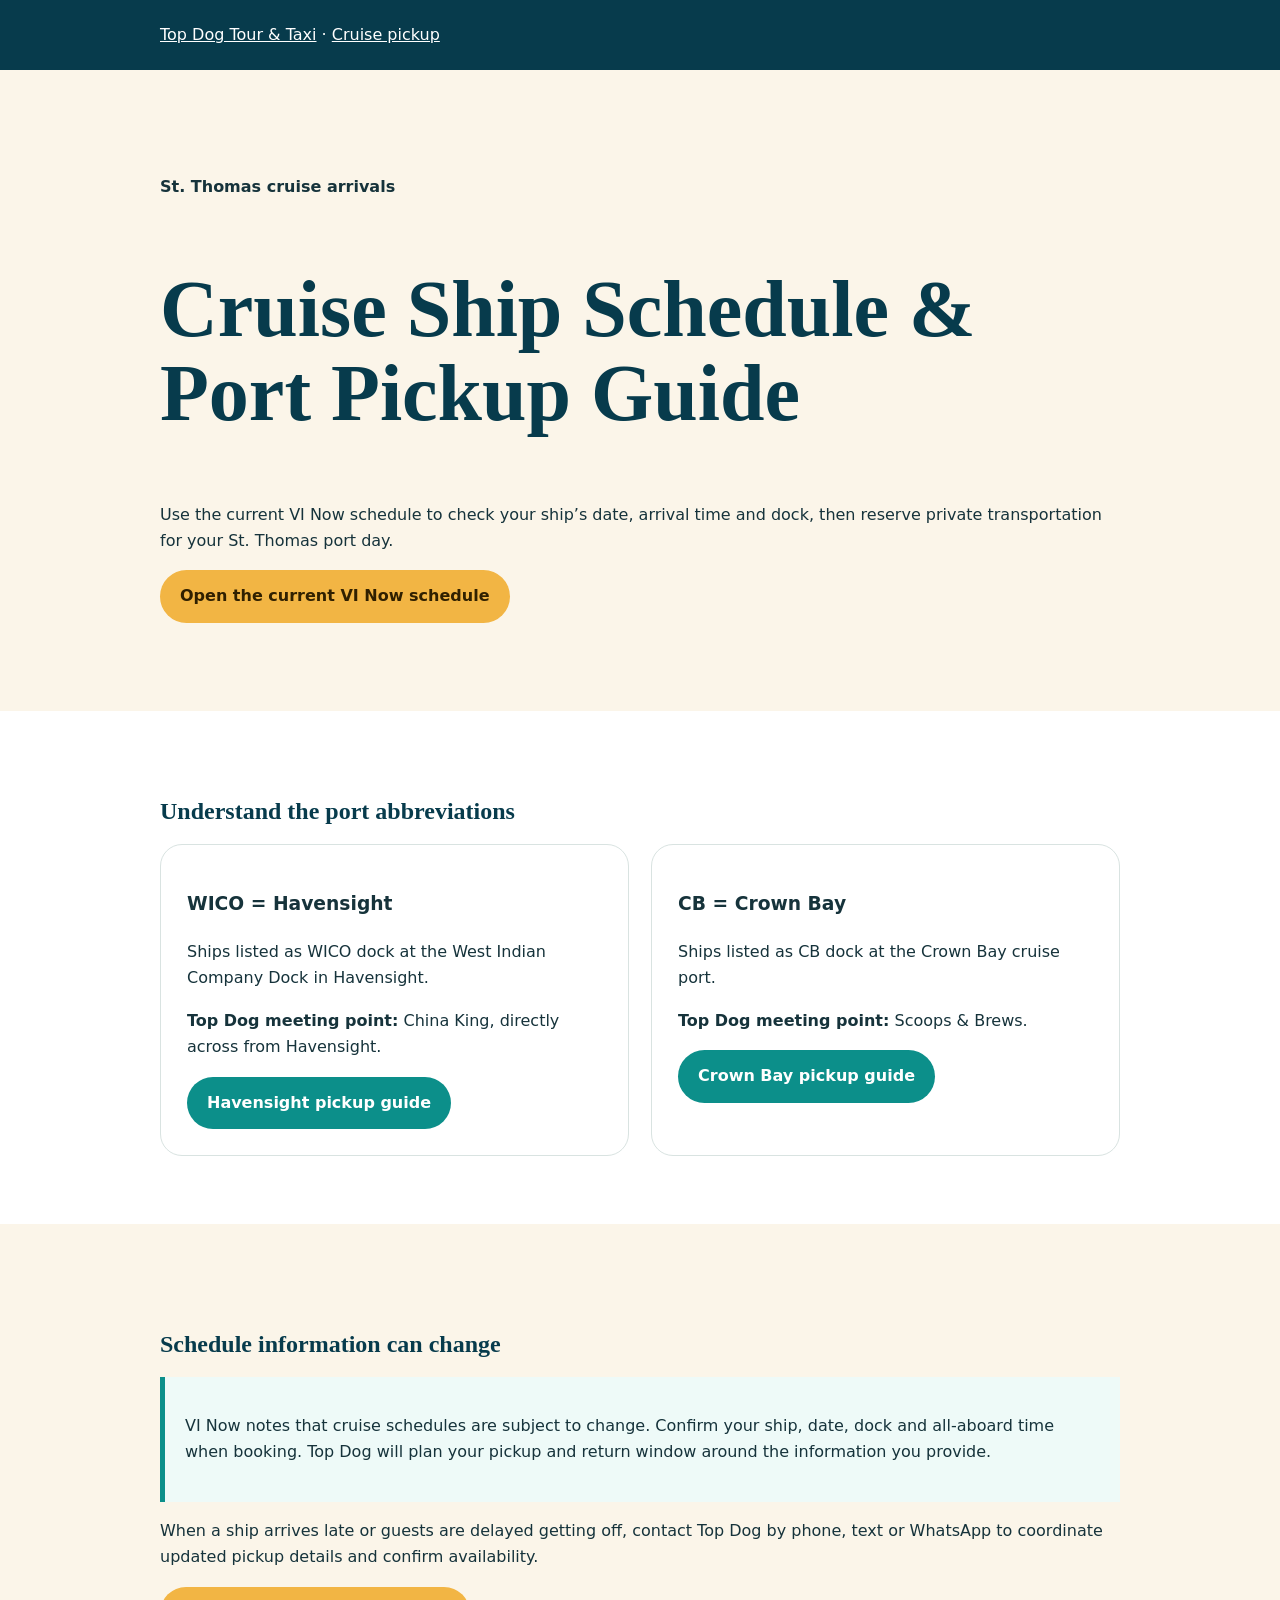
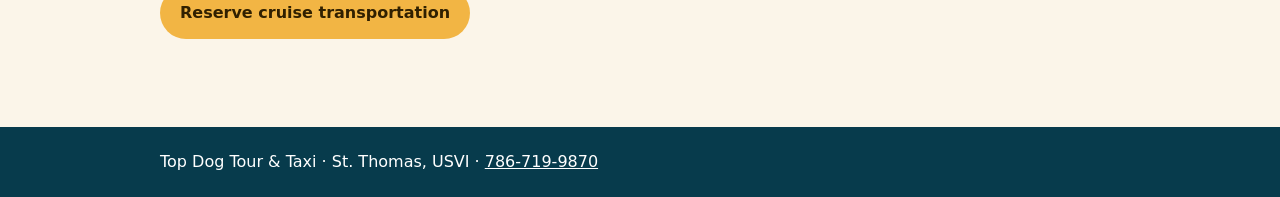
<file: cruise-schedule.html>
<!DOCTYPE html><html lang="en"><head><meta charset="utf-8"><meta name="viewport" content="width=device-width,initial-scale=1"><title>St. Thomas Cruise Ship Schedule & Pickup Guide | Top Dog</title><meta name="description" content="Check the St. Thomas cruise ship schedule, identify WICO/Havensight or Crown Bay, and reserve private cruise port transportation with Top Dog Tour & Taxi."><link rel="canonical" href="https://topdogtourandtaxi.com/cruise-schedule.html"><meta name="robots" content="index,follow,max-image-preview:large"><style>body{margin:0;font-family:Inter,system-ui,sans-serif;color:#16333b;line-height:1.65}.wrap{width:min(960px,calc(100% - 32px));margin:auto}header,footer{background:#073b4c;color:white;padding:22px 0}a{color:inherit}.hero{padding:88px 0;background:#fbf5e9}h1,h2{font-family:Georgia,serif;color:#073b4c;line-height:1.05}h1{font-size:clamp(2.7rem,7vw,5rem)}section{padding:68px 0}.grid{display:grid;grid-template-columns:1fr 1fr;gap:22px}.card{padding:26px;border:1px solid #d9e3e1;border-radius:22px}.button{display:inline-flex;padding:13px 20px;border-radius:999px;background:#f2b544;color:#302000;font-weight:850;text-decoration:none}.teal{background:#0c8f8a;color:white}.note{padding:20px;border-left:5px solid #0c8f8a;background:#eefaf8}@media(max-width:700px){.grid{grid-template-columns:1fr}}</style></head><body><header><div class="wrap"><a href="/">Top Dog Tour &amp; Taxi</a> · <a href="cruise-pickup.html">Cruise pickup</a></div></header><main><section class="hero"><div class="wrap"><p><strong>St. Thomas cruise arrivals</strong></p><h1>Cruise Ship Schedule &amp; Port Pickup Guide</h1><p>Use the current VI Now schedule to check your ship’s date, arrival time and dock, then reserve private transportation for your St. Thomas port day.</p><a class="button" href="https://www.vinow.com/cruise/ship-schedule/" target="_blank" rel="noopener">Open the current VI Now schedule</a></div></section><section><div class="wrap"><h2>Understand the port abbreviations</h2><div class="grid"><article class="card"><h3>WICO = Havensight</h3><p>Ships listed as WICO dock at the West Indian Company Dock in Havensight.</p><p><strong>Top Dog meeting point:</strong> China King, directly across from Havensight.</p><a class="button teal" href="havensight-cruise-pickup.html">Havensight pickup guide</a></article><article class="card"><h3>CB = Crown Bay</h3><p>Ships listed as CB dock at the Crown Bay cruise port.</p><p><strong>Top Dog meeting point:</strong> Scoops &amp; Brews.</p><a class="button teal" href="crown-bay-cruise-pickup.html">Crown Bay pickup guide</a></article></div></div></section><section class="hero"><div class="wrap"><h2>Schedule information can change</h2><div class="note"><p>VI Now notes that cruise schedules are subject to change. Confirm your ship, date, dock and all-aboard time when booking. Top Dog will plan your pickup and return window around the information you provide.</p></div><p>When a ship arrives late or guests are delayed getting off, contact Top Dog by phone, text or WhatsApp to coordinate updated pickup details and confirm availability.</p><a class="button" href="https://wa.me/17867199870?text=Hi%20Top%20Dog%2C%20I%20need%20cruise%20pickup.%20Ship%3A%20%20Date%3A%20%20Dock%3A%20%20Passengers%3A%20%20All-aboard%20time%3A%20" target="_blank" rel="noopener">Reserve cruise transportation</a></div></section></main><footer><div class="wrap">Top Dog Tour &amp; Taxi · St. Thomas, USVI · <a href="tel:+17867199870">786-719-9870</a></div></footer></body></html>
</file>
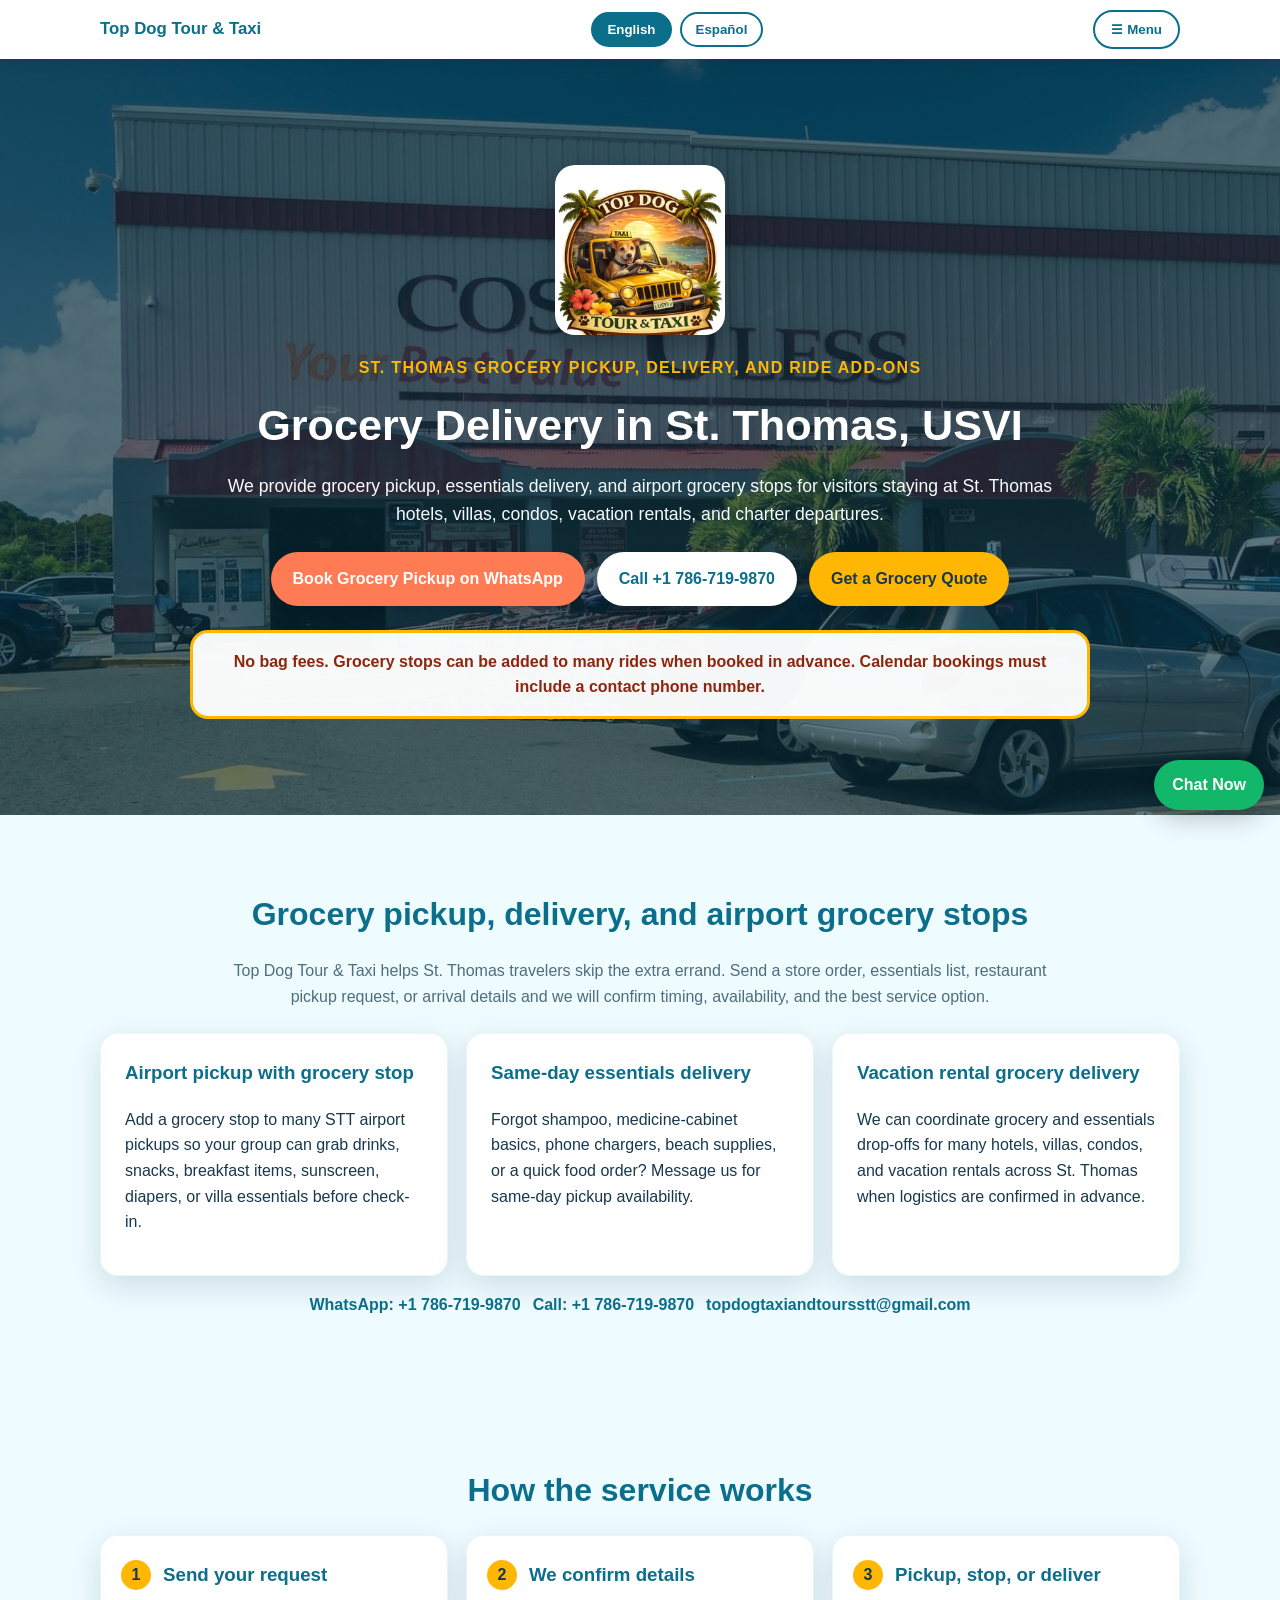
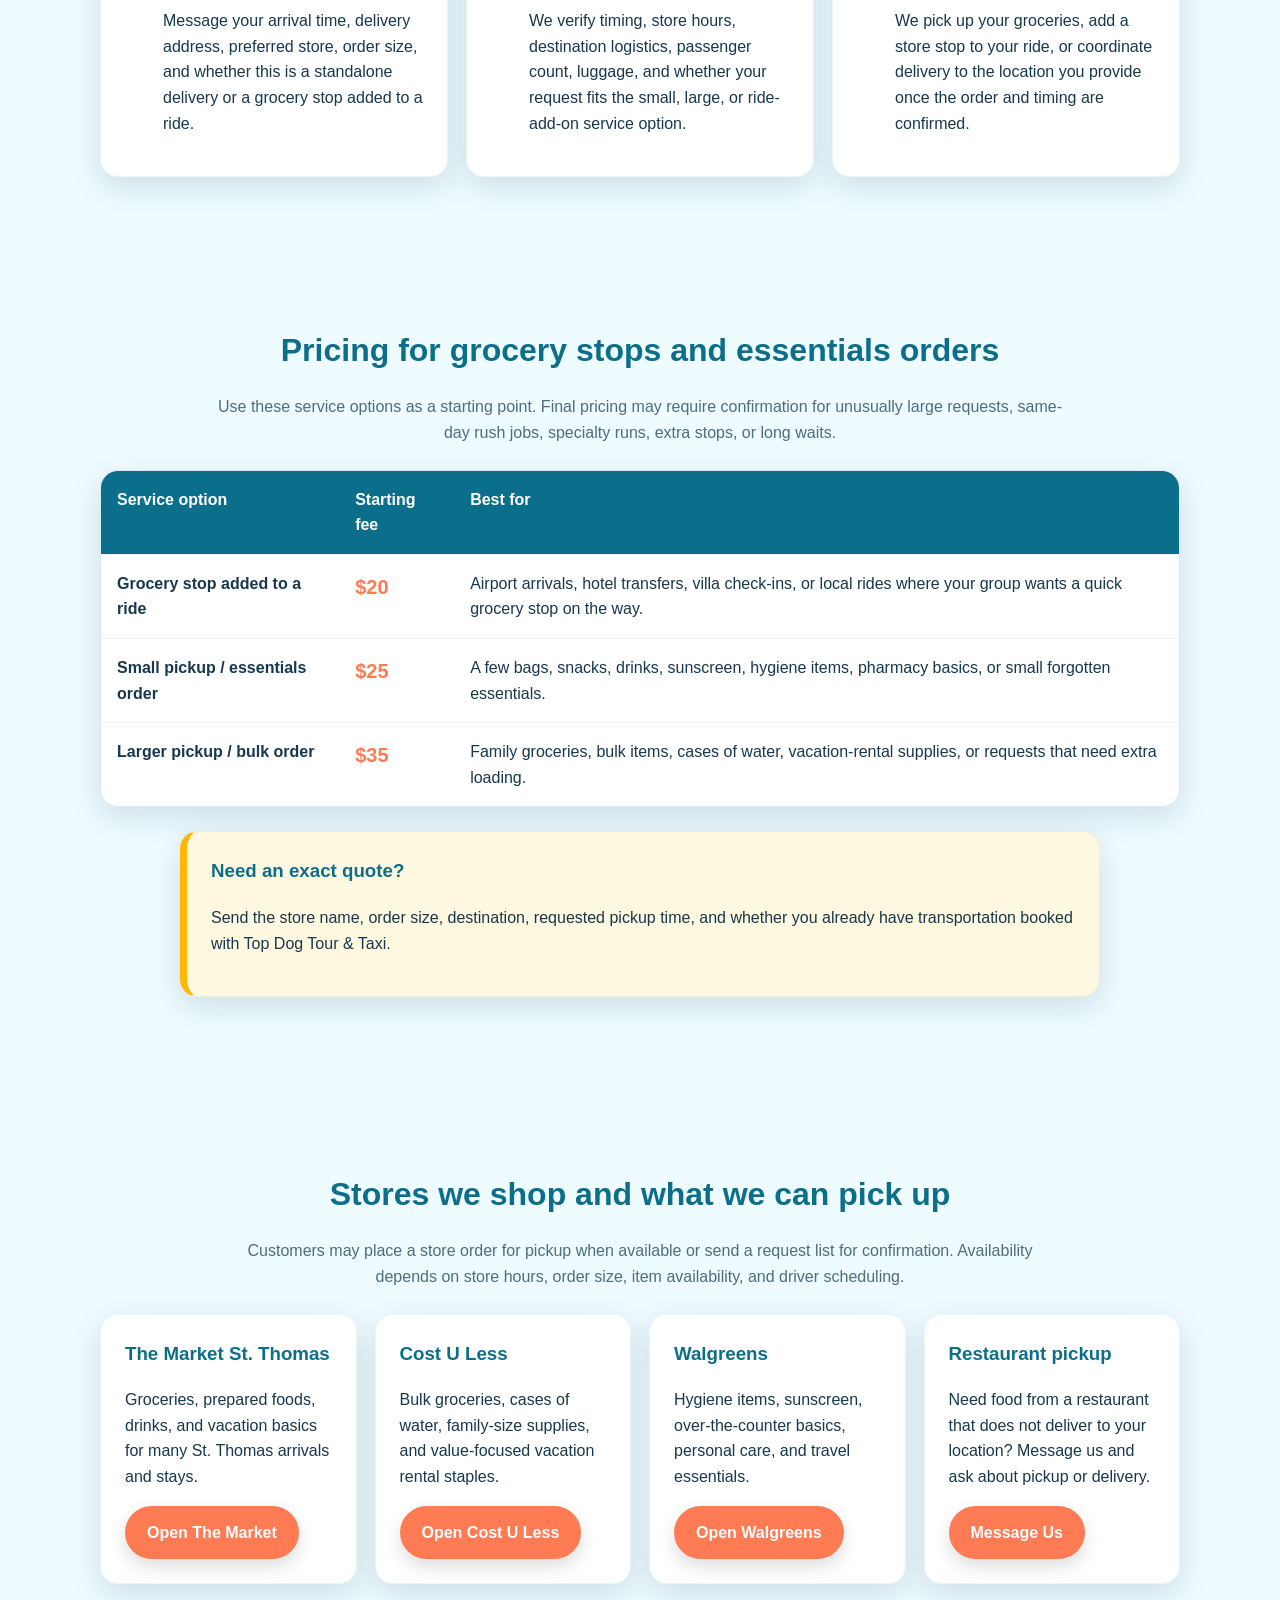
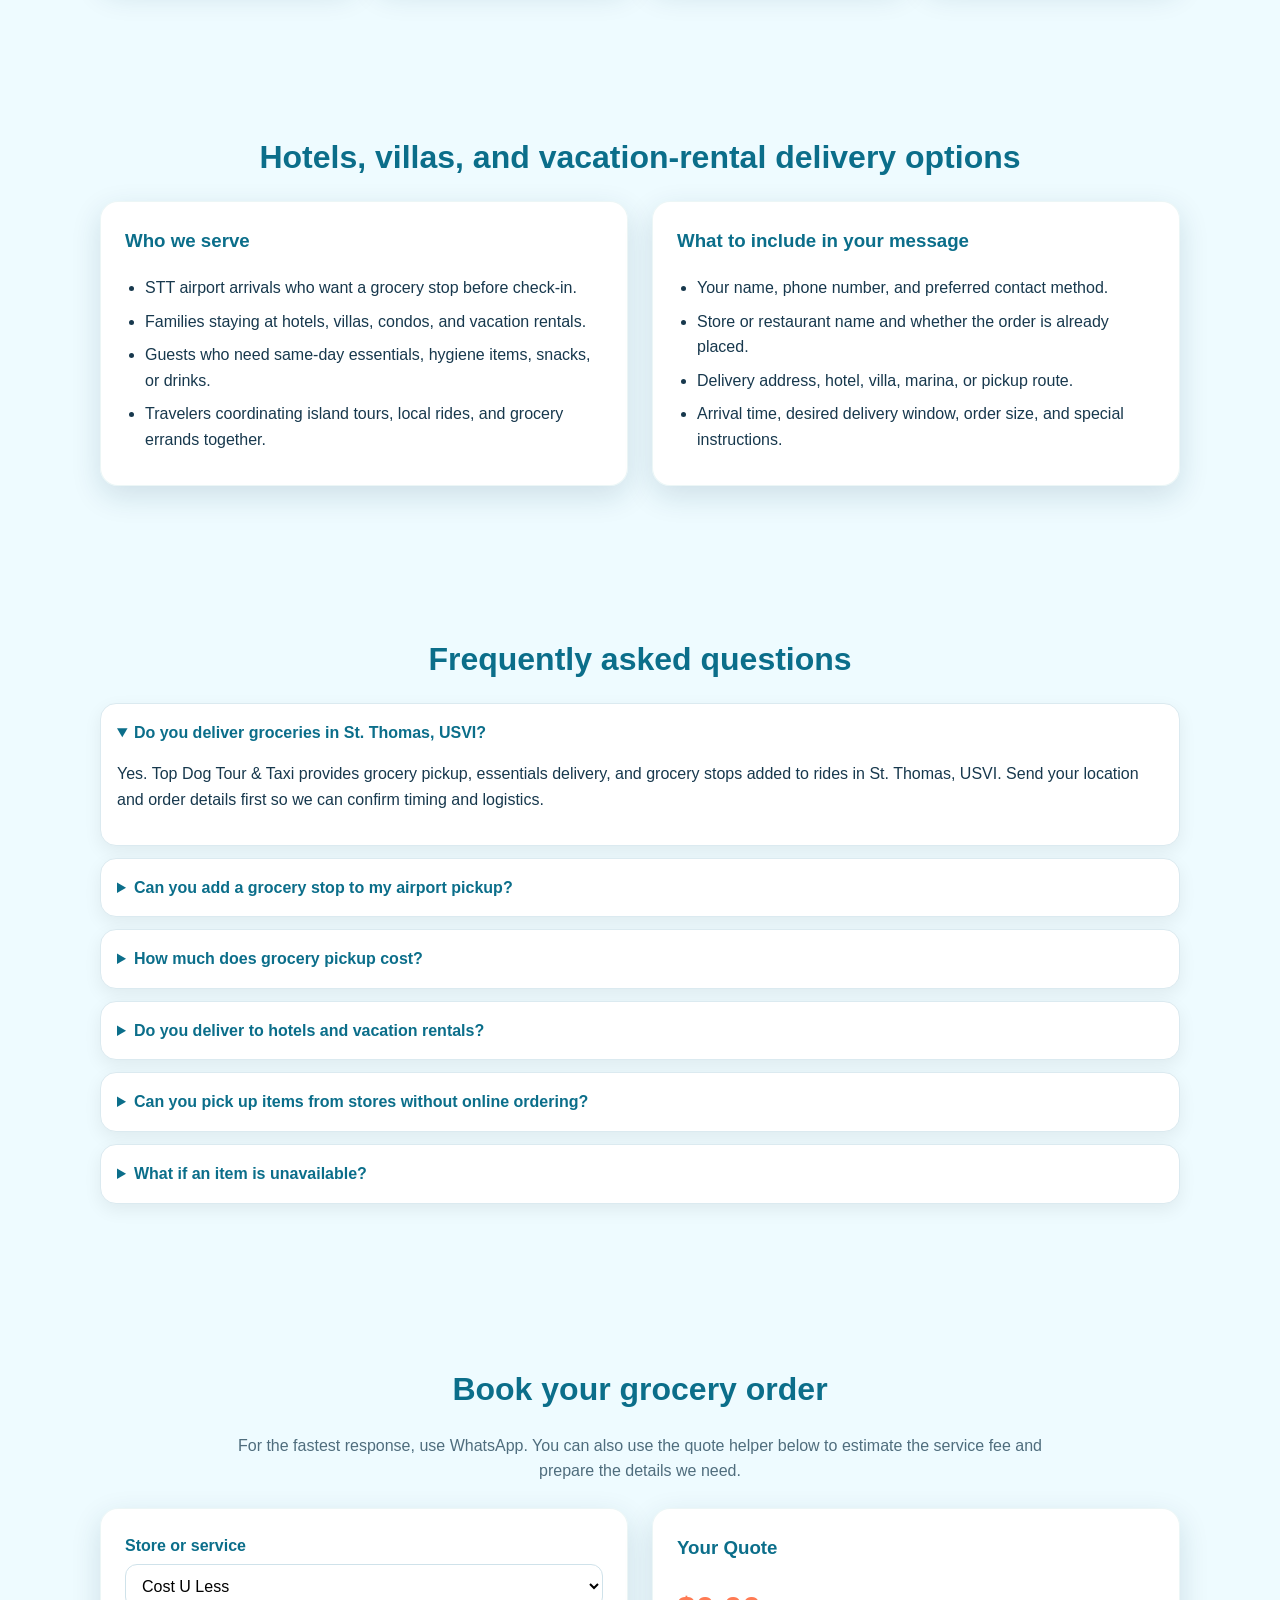
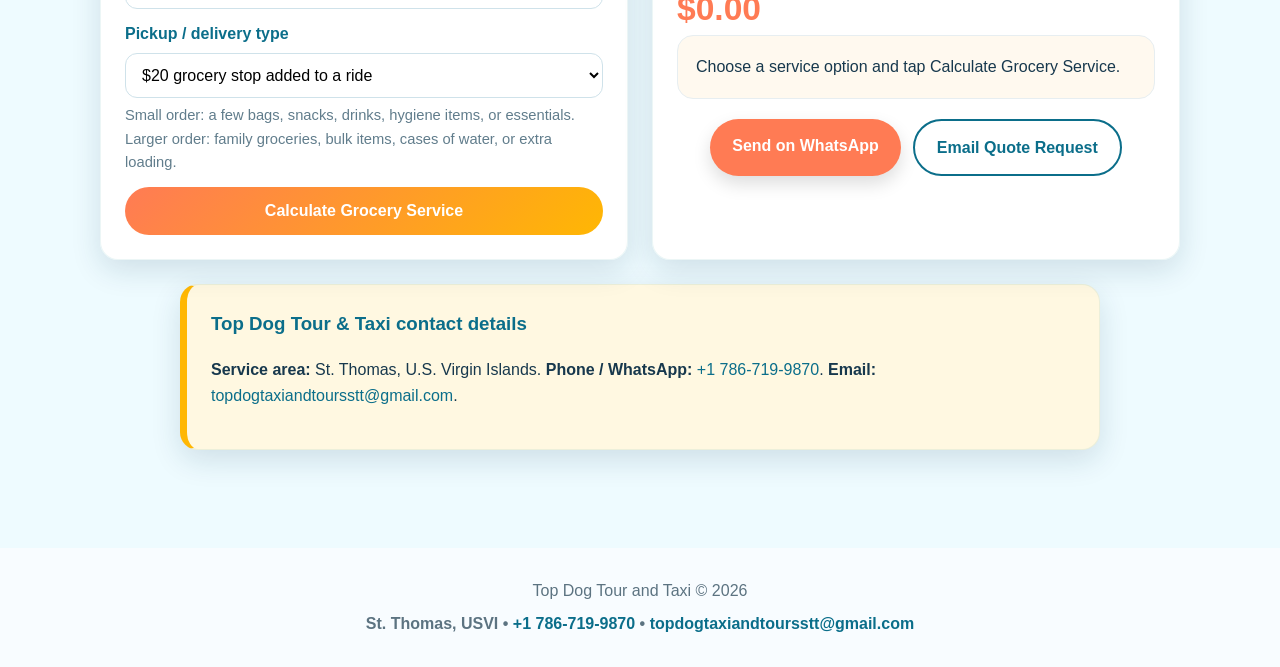
<file: grocery.html>
<!DOCTYPE html>
<html lang="en">
<head>
  <meta charset="UTF-8">
  <meta name="viewport" content="width=device-width, initial-scale=1.0">







  <meta property="og:image" content="https://topdogtourandtaxi.com/grocery-bg.jpg">
  <style>
*{box-sizing:border-box}
:root{
  --ocean:#0b6e8a;--teal:#0f8b8d;--sun:#ffb703;--coral:#ff7b54;--text:#17384d;
  --shadow:0 10px 30px rgba(13,59,85,.14);--radius:18px;
}
body{margin:0;font-family:Arial,sans-serif;background:#eefbff;color:var(--text);line-height:1.6}
a{text-decoration:none;color:var(--ocean)}.container{max-width:1120px;margin:auto;padding:20px}
.topbar{position:sticky;top:0;z-index:99;background:rgba(255,255,255,.96);box-shadow:0 4px 14px #0001}
.topbar-inner{max-width:1120px;margin:auto;padding:10px 20px;display:flex;align-items:center;justify-content:space-between;gap:12px}
.brand{font-weight:900;color:var(--ocean);font-size:1.05rem}.menu-wrap{position:relative}
.menu-button{border:2px solid var(--ocean);background:white;color:var(--ocean);border-radius:999px;padding:10px 16px;font-weight:900;cursor:pointer}
.menu{display:none;position:absolute;right:0;top:48px;background:white;min-width:260px;border-radius:18px;box-shadow:0 12px 32px #0002;overflow:hidden;border:1px solid #dbeaf0}
.menu.open{display:block}.menu a{display:block;padding:13px 16px;color:var(--text);font-weight:800;border-bottom:1px solid #eef4f6}.menu a:hover{background:#eefbff}
.langs{display:flex;gap:8px}.lang-btn{border:2px solid var(--ocean);background:white;color:var(--ocean);padding:8px 14px;border-radius:999px;font-weight:900;cursor:pointer}.lang-btn.active{background:var(--ocean);color:white}
header{color:white;text-align:center;padding:86px 20px 76px;background-size:cover;background-position:center;background-repeat:no-repeat;position:relative}
header:before{content:"";position:absolute;inset:0;background:linear-gradient(rgba(7,46,62,.72),rgba(7,46,62,.62));z-index:0}
header .container{position:relative;z-index:1}.top-logo{width:170px;max-width:82%;display:block;margin:0 auto 20px;border-radius:20px;box-shadow:0 10px 25px #0004}
.logo-fallback{display:none;margin:0 auto 20px;background:white;color:var(--ocean);border:3px solid var(--sun);border-radius:20px;padding:18px;max-width:330px;font-size:1.5rem;font-weight:900}
h1{font-size:2.7rem;margin:0 0 12px}.subtitle{max-width:850px;margin:0 auto 24px;color:#f7fcff;font-size:1.1rem}.hero-kicker{font-weight:900;color:var(--sun);text-transform:uppercase;letter-spacing:.08em;margin:0 0 10px}
.button-row{display:flex;flex-wrap:wrap;justify-content:center;gap:12px;margin-top:20px}.btn{display:inline-block;padding:14px 22px;border-radius:999px;font-weight:900;text-align:center;box-shadow:0 8px 18px #0002;border:0;cursor:pointer}
.btn-primary{background:var(--coral);color:white}.btn-secondary{background:white;color:var(--ocean)}.btn-gold{background:var(--sun);color:#17384d}.btn-outline{background:transparent;color:var(--ocean);border:2px solid var(--ocean);box-shadow:none}
.notice{max-width:900px;margin:24px auto 0;background:#fffffff5;color:#8f250d;border:3px solid var(--sun);border-radius:18px;padding:16px;font-weight:900}
section{padding:54px 0}h2{text-align:center;color:var(--ocean);font-size:2rem;margin:0 0 18px}.section-note{max-width:850px;margin:0 auto 24px;text-align:center;color:#4f6d7d}.left-note{text-align:left;margin-left:0}
.grid{display:grid;grid-template-columns:repeat(auto-fit,minmax(245px,1fr));gap:18px}.card,.highlight{background:#fffffff2;border-radius:18px;padding:24px;box-shadow:var(--shadow);border:1px solid #0f8b8d14}.card h3,.highlight h3{margin-top:0;color:var(--ocean)}
.highlight{max-width:920px;margin:24px auto;background:#fff8e1;border-left:7px solid var(--sun)}.important{font-size:1.08rem;font-weight:900;color:#8f250d}
.form-grid{display:grid;grid-template-columns:1fr 1fr;gap:24px}.field{display:flex;flex-direction:column;gap:6px;margin-bottom:12px}label{font-weight:900;color:var(--ocean)}input,select,textarea{width:100%;padding:12px;border:1px solid #cfe2ea;border-radius:12px;font-size:1rem;background:white;font-family:inherit}textarea{min-height:110px}.help-text{font-size:.92rem;color:#617d8c}
.calc-btn{width:100%;padding:15px;background:linear-gradient(135deg,var(--coral),var(--sun));color:white;border:0;border-radius:999px;font-weight:900;font-size:1rem;cursor:pointer}.quote-total{font-size:2.1rem;font-weight:900;color:var(--coral)}.quote-box{background:#fff9ef;border-radius:16px;padding:18px;border:1px solid #e7eef1}
.pricing-table{width:100%;border-collapse:separate;border-spacing:0;background:white;border-radius:18px;overflow:hidden;box-shadow:var(--shadow);border:1px solid #dbeaf0}.pricing-table th,.pricing-table td{padding:16px;text-align:left;border-bottom:1px solid #eef4f6;vertical-align:top}.pricing-table th{background:#0b6e8a;color:white}.pricing-table tr:last-child td{border-bottom:0}.price{font-weight:900;color:var(--coral);font-size:1.25rem}
.steps{counter-reset:step}.step{position:relative;padding-left:62px}.step:before{counter-increment:step;content:counter(step);position:absolute;left:20px;top:24px;width:30px;height:30px;border-radius:50%;background:var(--sun);display:grid;place-items:center;font-weight:900;color:#17384d}.faq details{background:white;border:1px solid #dbeaf0;border-radius:16px;margin:12px 0;padding:16px;box-shadow:0 6px 18px #0001}.faq summary{cursor:pointer;font-weight:900;color:var(--ocean)}.contact-strip{display:flex;flex-wrap:wrap;gap:12px;justify-content:center;margin-top:16px}.contact-strip a{font-weight:900}.trust-list{margin:0;padding-left:20px}.trust-list li{margin-bottom:8px}
footer{text-align:center;padding:30px;color:#5c7381;background:#f8fcff}.footer-contact{margin-top:8px;font-weight:800}
@media(max-width:850px){.form-grid{grid-template-columns:1fr}.topbar-inner{align-items:flex-start}.langs{flex-wrap:wrap}.btn{width:100%}h1{font-size:2rem}.menu{right:0;left:auto}.pricing-table{font-size:.95rem}.pricing-table th,.pricing-table td{padding:12px}.step{padding-left:24px}.step:before{position:static;margin-bottom:10px}}
  .floating-sms{position:fixed;right:16px;bottom:90px;z-index:1100;background:#12b76a;color:#fff;padding:12px 18px;border-radius:999px;font-weight:900;text-decoration:none;box-shadow:0 10px 24px #0003}</style>


<title>St. Thomas Grocery Delivery &amp; Stops | Top Dog Tour &amp; Taxi</title>
<meta name="description" content="Arrange grocery pickup, essentials delivery, or a grocery stop with private transportation in St. Thomas, USVI.">
<meta name="robots" content="index,follow,max-image-preview:large">
<link rel="canonical" href="https://topdogtourandtaxi.com/grocery.html">
<meta property="og:title" content="St. Thomas Grocery Delivery &amp; Stops | Top Dog Tour &amp; Taxi">
<meta property="og:description" content="Arrange grocery pickup, essentials delivery, or a grocery stop with private transportation in St. Thomas, USVI.">
<meta property="og:url" content="https://topdogtourandtaxi.com/grocery.html">
<meta property="og:type" content="website">

<script type="application/ld+json">
  {
    "@context": "https://schema.org",
    "@graph": [
      {
        "@type": "LocalBusiness",
        "@id": "https://topdogtourandtaxi.com/#business",
        "name": "Top Dog Tour & Taxi",
        "url": "https://topdogtourandtaxi.com/",
        "telephone": "+1-786-719-9870",
        "email": "topdogtaxiandtoursstt@gmail.com",
        "image": [
          "https://topdogtourandtaxi.com/logo1.png",
          "https://topdogtourandtaxi.com/grocery-bg.jpg"
        ],
        "areaServed": [
          {"@type": "City", "name": "St. Thomas"},
          {"@type": "AdministrativeArea", "name": "U.S. Virgin Islands"}
        ],
        "priceRange": "$20-$35+"
      },
      {
        "@type": "Service",
        "@id": "https://topdogtourandtaxi.com/grocery.html#service",
        "name": "St. Thomas Grocery Pickup and Essentials Delivery",
        "serviceType": "Grocery pickup and essentials delivery",
        "url": "https://topdogtourandtaxi.com/grocery.html",
        "provider": {"@id": "https://topdogtourandtaxi.com/#business"},
        "areaServed": {"@type": "City", "name": "St. Thomas"},
        "description": "Grocery pickup, essentials delivery, and airport grocery stops in St. Thomas, USVI.",
        "hasOfferCatalog": {
          "@type": "OfferCatalog",
          "name": "Grocery service options",
          "itemListElement": [
            {"@type": "Offer", "name": "Grocery stop added to a ride", "price": "20", "priceCurrency": "USD", "itemOffered": {"@type": "Service", "name": "Grocery stop added to a ride"}},
            {"@type": "Offer", "name": "Small pickup or essentials order", "price": "25", "priceCurrency": "USD", "itemOffered": {"@type": "Service", "name": "Small pickup or essentials order"}},
            {"@type": "Offer", "name": "Larger pickup or bulk order", "price": "35", "priceCurrency": "USD", "itemOffered": {"@type": "Service", "name": "Larger pickup or bulk order"}}
          ]
        }
      },
      {
        "@type": "BreadcrumbList",
        "@id": "https://topdogtourandtaxi.com/grocery.html#breadcrumb",
        "itemListElement": [
          {"@type": "ListItem", "position": 1, "name": "Home", "item": "https://topdogtourandtaxi.com/"},
          {"@type": "ListItem", "position": 2, "name": "Grocery Delivery", "item": "https://topdogtourandtaxi.com/grocery.html"}
        ]
      },
      {
        "@type": "FAQPage",
        "@id": "https://topdogtourandtaxi.com/grocery.html#faq",
        "mainEntity": [
          {"@type": "Question", "name": "Do you deliver groceries in St. Thomas, USVI?", "acceptedAnswer": {"@type": "Answer", "text": "Yes. Top Dog Tour & Taxi provides grocery pickup, essentials delivery, and grocery stops added to rides in St. Thomas, USVI."}},
          {"@type": "Question", "name": "Can you add a grocery stop to an airport pickup?", "acceptedAnswer": {"@type": "Answer", "text": "Yes. Travelers arriving at STT can request a grocery stop with their airport pickup, subject to availability, store hours, and order size."}},
          {"@type": "Question", "name": "How much does grocery pickup cost?", "acceptedAnswer": {"@type": "Answer", "text": "Grocery service options start at $20 for a grocery stop added to a ride, $25 for a small pickup or essentials order, and $35 for a larger pickup or bulk order."}}
        ]
      }
    ]
  }
  </script>
</head>
<body>
<div class="topbar">
  <div class="topbar-inner">
    <div class="brand">Top Dog Tour &amp; Taxi</div>
    <div class="langs">
      <button class="lang-btn active" onclick="setLanguage('en')" id="btnEn">English</button>
      <button class="lang-btn" onclick="setLanguage('es')" id="btnEs">Español</button>
    </div>
    <div class="menu-wrap">
      <button class="menu-button" id="menuButton" onclick="toggleMenu()" aria-label="Open navigation menu" aria-controls="mainMenu">☰ Menu</button>
      <nav class="menu" id="mainMenu" aria-label="Main navigation">
        <a href="index.html">Home</a>
        <a href="airport.html">Airport Pickups</a>
        <a href="cruise-pickup.html">Cruise Pickup &amp; Tours</a>
        <a href="local-rides.html">Local Rides</a>
        <a href="tours.html">Island Tours</a>
        <a href="grocery.html">Grocery &amp; Essentials</a>
        <a href="weekly-rates.html">Daily / Weekly Rates</a>
        <a href="shore-fishing.html">Nighttime Shore Fishing</a>
        <a href="about.html">About Us</a>
        <a href="https://wa.me/17867199870" target="_blank" rel="noopener">Book on WhatsApp</a>
      </nav>
    </div>
  </div>
</div>

<header style="background-image:url('grocery-bg.jpg')">
  <div class="container">
    <img src="logo-mark.webp" class="top-logo" alt="Top Dog Tour and Taxi Logo" onerror="this.style.display='none';document.getElementById('logoFallback').style.display='block';">
    <div id="logoFallback" class="logo-fallback">Top Dog Tour &amp; Taxi</div>
    <p class="hero-kicker">St. Thomas grocery pickup, delivery, and ride add-ons</p>
    <h1>Grocery Delivery in St. Thomas, USVI</h1>
    <p class="subtitle">We provide grocery pickup, essentials delivery, and airport grocery stops for visitors staying at St. Thomas hotels, villas, condos, vacation rentals, and charter departures.</p>
    <div class="button-row">
      <a class="btn btn-primary" href="https://wa.me/17867199870?text=Hi%20Top%20Dog%2C%20I%20need%20grocery%20pickup%20or%20an%20airport%20grocery%20stop%20in%20St.%20Thomas." target="_blank" rel="noopener">Book Grocery Pickup on WhatsApp</a>
      <a class="btn btn-secondary" href="tel:+17867199870">Call +1 786-719-9870</a>
      <a class="btn btn-gold" href="#quote">Get a Grocery Quote</a>
    </div>
    <div class="notice" data-en="No bag fees. Grocery stops can be added to many rides when booked in advance. Calendar bookings must include a contact phone number." data-es="Sin cargos por maletas. Se pueden agregar paradas de supermercado a muchos viajes si reserva con anticipación. Las reservas por calendario deben incluir un número de teléfono.">No bag fees. Grocery stops can be added to many rides when booked in advance. Calendar bookings must include a contact phone number.</div>
  </div>
</header>

<main>
  <section aria-labelledby="intro-heading">
    <div class="container">
      <h2 id="intro-heading">Grocery pickup, delivery, and airport grocery stops</h2>
      <p class="section-note">Top Dog Tour &amp; Taxi helps St. Thomas travelers skip the extra errand. Send a store order, essentials list, restaurant pickup request, or arrival details and we will confirm timing, availability, and the best service option.</p>
      <div class="grid">
        <div class="card">
          <h3>Airport pickup with grocery stop</h3>
          <p>Add a grocery stop to many STT airport pickups so your group can grab drinks, snacks, breakfast items, sunscreen, diapers, or villa essentials before check-in.</p>
        </div>
        <div class="card">
          <h3>Same-day essentials delivery</h3>
          <p>Forgot shampoo, medicine-cabinet basics, phone chargers, beach supplies, or a quick food order? Message us for same-day pickup availability.</p>
        </div>
        <div class="card">
          <h3>Vacation rental grocery delivery</h3>
          <p>We can coordinate grocery and essentials drop-offs for many hotels, villas, condos, and vacation rentals across St. Thomas when logistics are confirmed in advance.</p>
        </div>
      </div>
      <div class="contact-strip" aria-label="Contact options">
        <a href="https://wa.me/17867199870" target="_blank" rel="noopener">WhatsApp: +1 786-719-9870</a>
        <a href="tel:+17867199870">Call: +1 786-719-9870</a>
        <a href="mailto:topdogtaxiandtoursstt@gmail.com">topdogtaxiandtoursstt@gmail.com</a>
      </div>
    </div>
  </section>

  <section aria-labelledby="how-heading">
    <div class="container">
      <h2 id="how-heading">How the service works</h2>
      <div class="grid steps">
        <div class="card step">
          <h3>Send your request</h3>
          <p>Message your arrival time, delivery address, preferred store, order size, and whether this is a standalone delivery or a grocery stop added to a ride.</p>
        </div>
        <div class="card step">
          <h3>We confirm details</h3>
          <p>We verify timing, store hours, destination logistics, passenger count, luggage, and whether your request fits the small, large, or ride-add-on service option.</p>
        </div>
        <div class="card step">
          <h3>Pickup, stop, or deliver</h3>
          <p>We pick up your groceries, add a store stop to your ride, or coordinate delivery to the location you provide once the order and timing are confirmed.</p>
        </div>
      </div>
    </div>
  </section>

  <section id="pricing" aria-labelledby="pricing-heading">
    <div class="container">
      <h2 id="pricing-heading">Pricing for grocery stops and essentials orders</h2>
      <p class="section-note">Use these service options as a starting point. Final pricing may require confirmation for unusually large requests, same-day rush jobs, specialty runs, extra stops, or long waits.</p>
      <table class="pricing-table">
        <thead>
          <tr>
            <th>Service option</th>
            <th>Starting fee</th>
            <th>Best for</th>
          </tr>
        </thead>
        <tbody>
          <tr>
            <td><strong>Grocery stop added to a ride</strong></td>
            <td class="price">$20</td>
            <td>Airport arrivals, hotel transfers, villa check-ins, or local rides where your group wants a quick grocery stop on the way.</td>
          </tr>
          <tr>
            <td><strong>Small pickup / essentials order</strong></td>
            <td class="price">$25</td>
            <td>A few bags, snacks, drinks, sunscreen, hygiene items, pharmacy basics, or small forgotten essentials.</td>
          </tr>
          <tr>
            <td><strong>Larger pickup / bulk order</strong></td>
            <td class="price">$35</td>
            <td>Family groceries, bulk items, cases of water, vacation-rental supplies, or requests that need extra loading.</td>
          </tr>
        </tbody>
      </table>
      <div class="highlight">
        <h3>Need an exact quote?</h3>
        <p>Send the store name, order size, destination, requested pickup time, and whether you already have transportation booked with Top Dog Tour &amp; Taxi.</p>
      </div>
    </div>
  </section>

  <section aria-labelledby="stores-heading">
    <div class="container">
      <h2 id="stores-heading">Stores we shop and what we can pick up</h2>
      <p class="section-note">Customers may place a store order for pickup when available or send a request list for confirmation. Availability depends on store hours, order size, item availability, and driver scheduling.</p>
      <div class="grid">
        <div class="card">
          <h3>The Market St. Thomas</h3>
          <p>Groceries, prepared foods, drinks, and vacation basics for many St. Thomas arrivals and stays.</p>
          <a class="btn btn-primary" href="https://www.themarketstt.com/" target="_blank" rel="noopener">Open The Market</a>
        </div>
        <div class="card">
          <h3>Cost U Less</h3>
          <p>Bulk groceries, cases of water, family-size supplies, and value-focused vacation rental staples.</p>
          <a class="btn btn-primary" href="https://www.costuless.com/" target="_blank" rel="noopener">Open Cost U Less</a>
        </div>
        <div class="card">
          <h3>Walgreens</h3>
          <p>Hygiene items, sunscreen, over-the-counter basics, personal care, and travel essentials.</p>
          <a class="btn btn-primary" href="https://www.walgreens.com/storelocator/find.jsp?requestType=locator&amp;zip=00802" target="_blank" rel="noopener">Open Walgreens</a>
        </div>
        <div class="card">
          <h3>Restaurant pickup</h3>
          <p>Need food from a restaurant that does not deliver to your location? Message us and ask about pickup or delivery.</p>
          <a class="btn btn-primary" href="https://wa.me/17867199870" target="_blank" rel="noopener">Message Us</a>
        </div>
      </div>
    </div>
  </section>

  <section aria-labelledby="who-heading">
    <div class="container">
      <h2 id="who-heading">Hotels, villas, and vacation-rental delivery options</h2>
      <div class="form-grid">
        <div class="card">
          <h3>Who we serve</h3>
          <ul class="trust-list">
            <li>STT airport arrivals who want a grocery stop before check-in.</li>
            <li>Families staying at hotels, villas, condos, and vacation rentals.</li>
            <li>Guests who need same-day essentials, hygiene items, snacks, or drinks.</li>
            <li>Travelers coordinating island tours, local rides, and grocery errands together.</li>
          </ul>
        </div>
        <div class="card">
          <h3>What to include in your message</h3>
          <ul class="trust-list">
            <li>Your name, phone number, and preferred contact method.</li>
            <li>Store or restaurant name and whether the order is already placed.</li>
            <li>Delivery address, hotel, villa, marina, or pickup route.</li>
            <li>Arrival time, desired delivery window, order size, and special instructions.</li>
          </ul>
        </div>
      </div>
    </div>
  </section>

  <section class="faq" aria-labelledby="faq-heading">
    <div class="container">
      <h2 id="faq-heading">Frequently asked questions</h2>
      <details open>
        <summary>Do you deliver groceries in St. Thomas, USVI?</summary>
        <p>Yes. Top Dog Tour &amp; Taxi provides grocery pickup, essentials delivery, and grocery stops added to rides in St. Thomas, USVI. Send your location and order details first so we can confirm timing and logistics.</p>
      </details>
      <details>
        <summary>Can you add a grocery stop to my airport pickup?</summary>
        <p>Yes. If you are arriving at STT, we can often add a grocery stop to your airport pickup so you do not need a separate shopping trip later. This works best when you book in advance and tell us the store, order size, passenger count, and luggage amount.</p>
      </details>
      <details>
        <summary>How much does grocery pickup cost?</summary>
        <p>Current grocery service options start at $20 for a grocery stop added to a ride, $25 for a small pickup or essentials order, and $35 for a larger pickup or bulk order. Unusually large requests, rush jobs, extra stops, or long waits may require confirmation.</p>
      </details>
      <details>
        <summary>Do you deliver to hotels and vacation rentals?</summary>
        <p>We can deliver groceries, drinks, and essentials to many hotels, villas, condos, and vacation rentals across St. Thomas. Send the address and delivery instructions before ordering so we can confirm access and availability.</p>
      </details>
      <details>
        <summary>Can you pick up items from stores without online ordering?</summary>
        <p>Often, yes. Message us with the store, item list, timing, and destination. We will confirm whether the request can be completed and how it should be priced.</p>
      </details>
      <details>
        <summary>What if an item is unavailable?</summary>
        <p>Please include acceptable substitutions when you send the request. If something important is unavailable, we will contact you through your preferred contact method when possible.</p>
      </details>
    </div>
  </section>

  <section id="quote" aria-labelledby="quote-heading">
    <div class="container">
      <h2 id="quote-heading">Book your grocery order</h2>
      <p class="section-note">For the fastest response, use WhatsApp. You can also use the quote helper below to estimate the service fee and prepare the details we need.</p>
      <div class="form-grid">
        <div class="card">
          <div class="field">
            <label for="storeChoice">Store or service</label>
            <select id="storeChoice">
              <option>Cost U Less</option>
              <option>The Market</option>
              <option>Walgreens - hygiene items and essentials</option>
              <option>Food delivery from anywhere on island</option>
              <option>Other store / message us</option>
            </select>
          </div>
          <div class="field">
            <label for="grocerySize">Pickup / delivery type</label>
            <select id="grocerySize">
              <option value="addon">$20 grocery stop added to a ride</option>
              <option value="small">$25 small pickup / essentials order</option>
              <option value="large">$35 larger pickup / bulk order</option>
            </select>
            <div class="help-text">Small order: a few bags, snacks, drinks, hygiene items, or essentials. Larger order: family groceries, bulk items, cases of water, or extra loading.</div>
          </div>
          <button class="calc-btn" onclick="calcGrocery()">Calculate Grocery Service</button>
        </div>
        <div class="card">
          <h3>Your Quote</h3>
          <div class="quote-total" id="total">$0.00</div>
          <div class="quote-box" id="breakdown">Choose a service option and tap Calculate Grocery Service.</div>
          <div class="button-row">
            <a class="btn btn-primary" id="quoteWhatsapp" href="https://wa.me/17867199870" target="_blank" rel="noopener">Send on WhatsApp</a>
            <a class="btn btn-outline" href="mailto:topdogtaxiandtoursstt@gmail.com?subject=Grocery%20pickup%20quote%20request">Email Quote Request</a>
          </div>
        </div>
      </div>
      <div class="highlight">
        <h3>Top Dog Tour &amp; Taxi contact details</h3>
        <p><strong>Service area:</strong> St. Thomas, U.S. Virgin Islands. <strong>Phone / WhatsApp:</strong> <a href="tel:+17867199870">+1 786-719-9870</a>. <strong>Email:</strong> <a href="mailto:topdogtaxiandtoursstt@gmail.com">topdogtaxiandtoursstt@gmail.com</a>.</p>
      </div>
    </div>
  </section>
</main>

<footer>
  Top Dog Tour and Taxi © 2026
  <div class="footer-contact">St. Thomas, USVI • <a href="tel:+17867199870">+1 786-719-9870</a> • <a href="mailto:topdogtaxiandtoursstt@gmail.com">topdogtaxiandtoursstt@gmail.com</a></div>
</footer>
<script>
let currentLanguage='en';
function setLanguage(lang){
 currentLanguage=lang;document.documentElement.lang=lang;
 const en=document.getElementById('btnEn'), es=document.getElementById('btnEs');
 if(en&&es){en.classList.toggle('active',lang==='en');es.classList.toggle('active',lang==='es');}
 document.querySelectorAll('[data-en][data-es]').forEach(e=>e.textContent=e.getAttribute('data-'+lang));
}
function toggleMenu(){document.getElementById('mainMenu').classList.toggle('open')}
document.addEventListener('click',function(e){const m=document.getElementById('mainMenu'), b=document.getElementById('menuButton'); if(m&&b&&!m.contains(e.target)&&!b.contains(e.target)){m.classList.remove('open')}})
function money(n){return '$'+Number(n).toFixed(2)}
function calcGrocery(){
 const type=document.getElementById('grocerySize');
 const store=document.getElementById('storeChoice');
 const price=type.value==='addon'?20:type.value==='small'?25:35;
 const service=type.options[type.selectedIndex].text;
 const storeName=store.options[store.selectedIndex].text;
 document.getElementById('total').innerText=money(price);
 document.getElementById('breakdown').innerHTML='<b>Store / service:</b> '+storeName+'<br><b>Service:</b> '+service+'<br><b>Estimated fee:</b> '+money(price)+'<br>Final pricing may change for unusual waits, extra stops, rush timing, or special requests.';
 const text=encodeURIComponent('Hi Top Dog, I need a St. Thomas grocery service quote. Store/service: '+storeName+'. Service type: '+service+'. Estimated fee: '+money(price)+'.');
 document.getElementById('quoteWhatsapp').href='https://wa.me/17867199870?text='+text;
}
</script>
<a class="floating-sms" href="sms:+17867199870" aria-label="Text Top Dog Tour and Taxi">Chat Now</a></body>
</html>
</file>
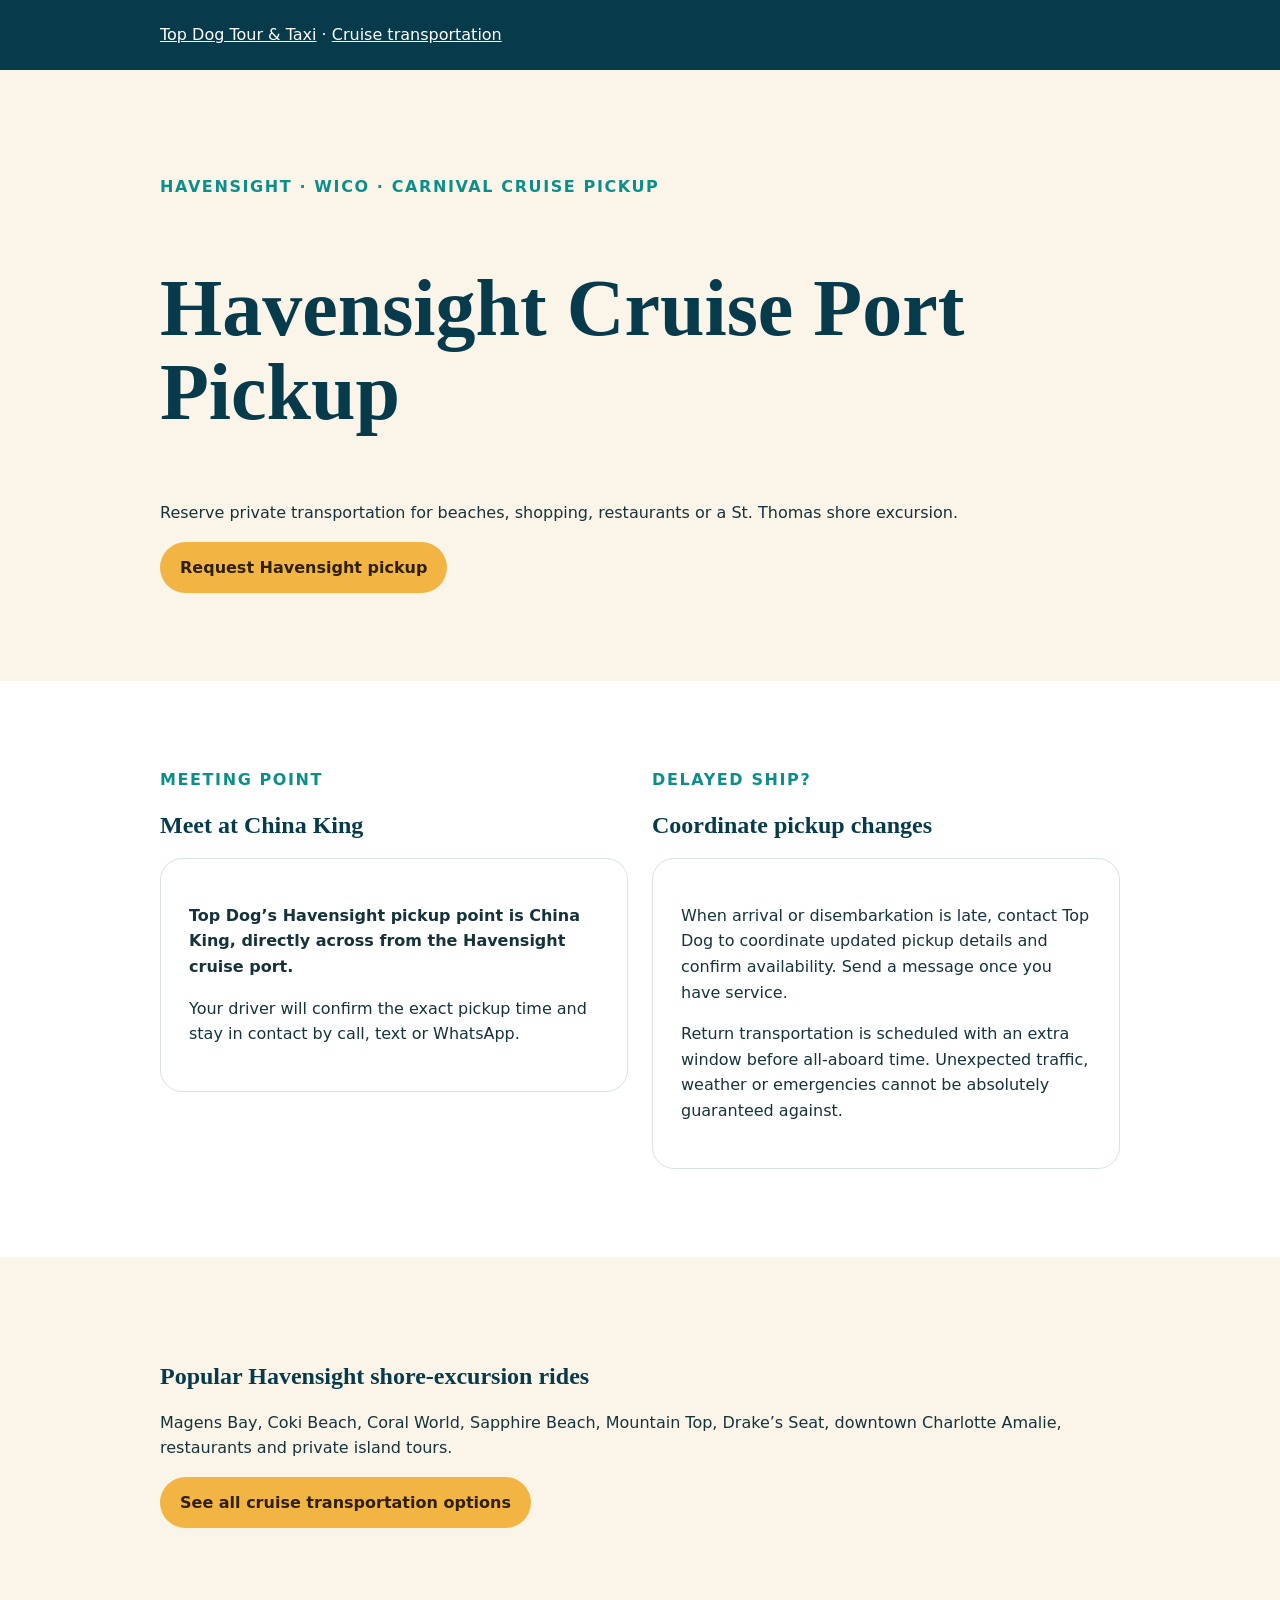
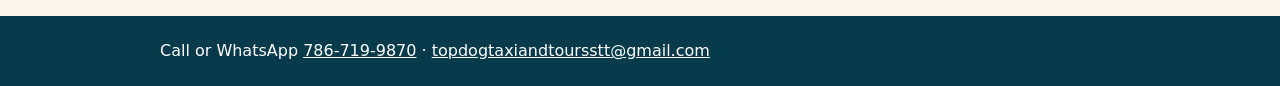
<file: havensight-cruise-pickup.html>
<!DOCTYPE html><html lang="en"><head><meta charset="utf-8"><meta name="viewport" content="width=device-width,initial-scale=1"><title>Havensight Cruise Port Pickup St. Thomas | Top Dog Taxi</title><meta name="description" content="Private taxi pickup for Havensight and WICO cruise passengers in St. Thomas. Meet your Top Dog driver at China King, directly across from the port."><link rel="canonical" href="https://topdogtourandtaxi.com/havensight-cruise-pickup.html"><meta name="robots" content="index,follow,max-image-preview:large"><style>body{margin:0;font-family:Inter,system-ui,sans-serif;color:#16333b;line-height:1.6}a{color:inherit}.wrap{width:min(960px,calc(100% - 32px));margin:auto}header,footer{background:#073b4c;color:white;padding:22px 0}.hero{padding:88px 0;background:#fbf5e9}.eyebrow{color:#0c8f8a;font-weight:900;text-transform:uppercase;letter-spacing:.1em}h1,h2{font-family:Georgia,serif;color:#073b4c;line-height:1.05}h1{font-size:clamp(2.7rem,7vw,5rem)}section{padding:70px 0}.card{padding:28px;border:1px solid #d9e3e1;border-radius:22px;margin:18px 0}.button{display:inline-flex;padding:13px 20px;border-radius:999px;background:#f2b544;color:#302000;font-weight:850;text-decoration:none}.grid{display:grid;grid-template-columns:1fr 1fr;gap:24px}@media(max-width:700px){.grid{grid-template-columns:1fr}}</style><script type="application/ld+json">{"@context":"https://schema.org","@type":"Service","name":"Havensight Cruise Port Taxi Pickup","areaServed":"St. Thomas, USVI","provider":{"@type":"TaxiService","name":"Top Dog Tour & Taxi","telephone":"+1-786-719-9870"}}</script></head><body><header><div class="wrap"><a href="/">Top Dog Tour &amp; Taxi</a> · <a href="cruise-pickup.html">Cruise transportation</a></div></header><main><section class="hero"><div class="wrap"><p class="eyebrow">Havensight · WICO · Carnival cruise pickup</p><h1>Havensight Cruise Port Pickup</h1><p>Reserve private transportation for beaches, shopping, restaurants or a St. Thomas shore excursion.</p><a class="button" href="https://wa.me/17867199870?text=Hi%20Top%20Dog%2C%20I%20need%20Havensight%20cruise%20pickup.%20Ship%3A%20%20Date%3A%20%20Passengers%3A%20%20Plans%3A%20" target="_blank" rel="noopener">Request Havensight pickup</a></div></section><section><div class="wrap grid"><div><p class="eyebrow">Meeting point</p><h2>Meet at China King</h2><div class="card"><p><strong>Top Dog’s Havensight pickup point is China King, directly across from the Havensight cruise port.</strong></p><p>Your driver will confirm the exact pickup time and stay in contact by call, text or WhatsApp.</p></div></div><div><p class="eyebrow">Delayed ship?</p><h2>Coordinate pickup changes</h2><div class="card"><p>When arrival or disembarkation is late, contact Top Dog to coordinate updated pickup details and confirm availability. Send a message once you have service.</p><p>Return transportation is scheduled with an extra window before all-aboard time. Unexpected traffic, weather or emergencies cannot be absolutely guaranteed against.</p></div></div></div></section><section class="hero"><div class="wrap"><h2>Popular Havensight shore-excursion rides</h2><p>Magens Bay, Coki Beach, Coral World, Sapphire Beach, Mountain Top, Drake’s Seat, downtown Charlotte Amalie, restaurants and private island tours.</p><a class="button" href="cruise-pickup.html">See all cruise transportation options</a></div></section></main><footer><div class="wrap">Call or WhatsApp <a href="tel:+17867199870">786-719-9870</a> · <a href="mailto:topdogtaxiandtoursstt@gmail.com">topdogtaxiandtoursstt@gmail.com</a></div></footer></body></html>
</file>
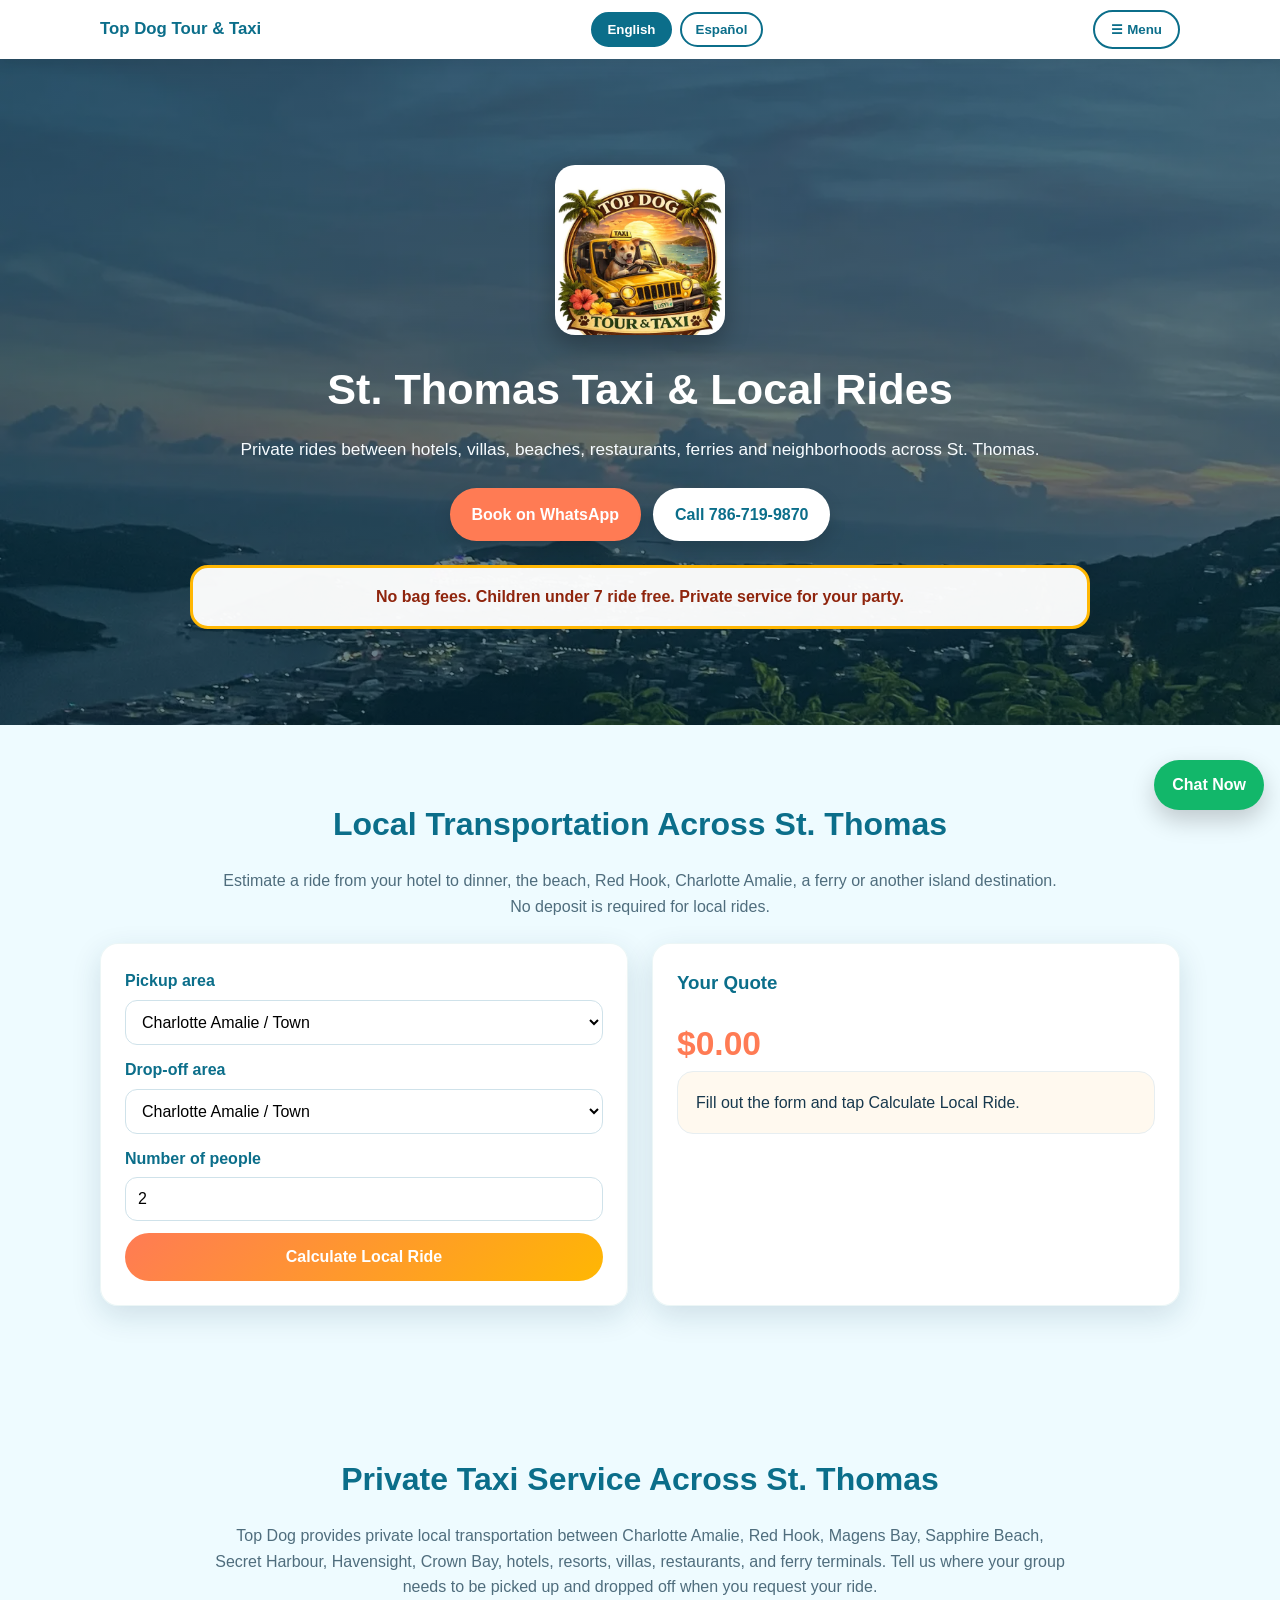
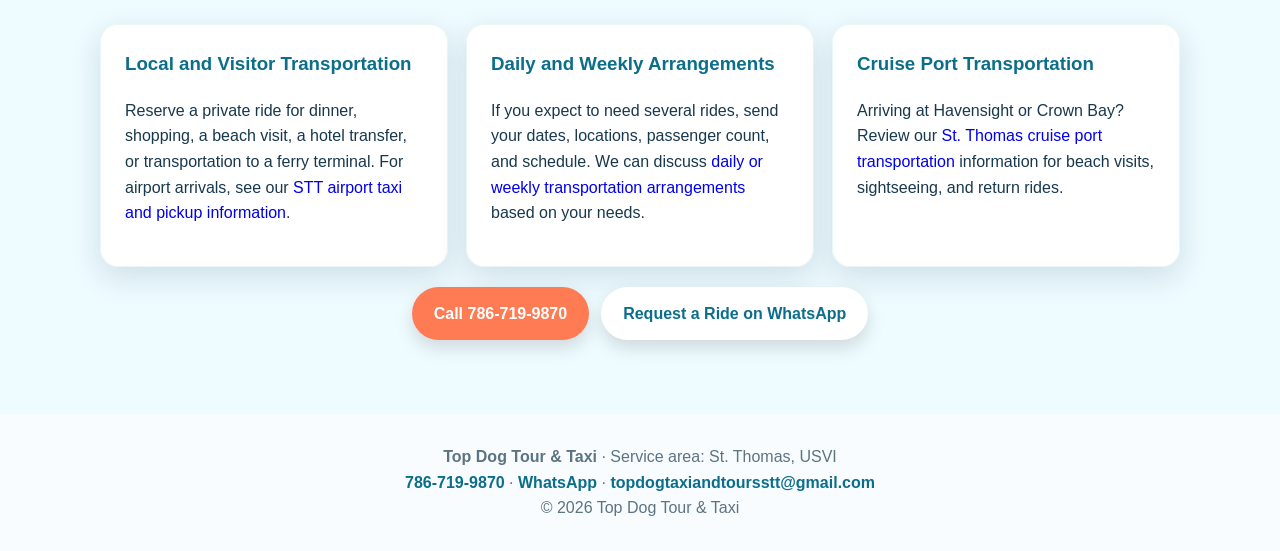
<file: local-rides.html>
<!DOCTYPE html><html lang="en"><head><meta charset="UTF-8"><meta name="viewport" content="width=device-width, initial-scale=1.0"><style>
*{box-sizing:border-box}
:root{
  --ocean:#0b6e8a;--teal:#0f8b8d;--sun:#ffb703;--coral:#ff7b54;--text:#17384d;
  --shadow:0 10px 30px rgba(13,59,85,.14);--radius:18px;
}
body{margin:0;font-family:Arial,sans-serif;background:#eefbff;color:var(--text);line-height:1.6}
a{text-decoration:none}.container{max-width:1120px;margin:auto;padding:20px}
.topbar{position:sticky;top:0;z-index:99;background:rgba(255,255,255,.96);box-shadow:0 4px 14px #0001}
.topbar-inner{max-width:1120px;margin:auto;padding:10px 20px;display:flex;align-items:center;justify-content:space-between;gap:12px}
.brand{font-weight:900;color:var(--ocean);font-size:1.05rem}
.menu-wrap{position:relative}
.menu-button{border:2px solid var(--ocean);background:white;color:var(--ocean);border-radius:999px;padding:10px 16px;font-weight:900;cursor:pointer}
.menu{display:none;position:absolute;right:0;top:48px;background:white;min-width:260px;border-radius:18px;box-shadow:0 12px 32px #0002;overflow:hidden;border:1px solid #dbeaf0}
.menu.open{display:block}.menu a{display:block;padding:13px 16px;color:var(--text);font-weight:800;border-bottom:1px solid #eef4f6}.menu a:hover{background:#eefbff}
.langs{display:flex;gap:8px}.lang-btn{border:2px solid var(--ocean);background:white;color:var(--ocean);padding:8px 14px;border-radius:999px;font-weight:900;cursor:pointer}.lang-btn.active{background:var(--ocean);color:white}
header{color:white;text-align:center;padding:86px 20px 76px;background-size:cover;background-position:center;background-repeat:no-repeat;position:relative}
header:before{content:"";position:absolute;inset:0;background:linear-gradient(rgba(7,46,62,.68),rgba(7,46,62,.58));z-index:0}
header .container{position:relative;z-index:1}
.top-logo{width:170px;max-width:82%;display:block;margin:0 auto 20px;border-radius:20px;box-shadow:0 10px 25px #0004}
.logo-fallback{display:none;margin:0 auto 20px;background:white;color:var(--ocean);border:3px solid var(--sun);border-radius:20px;padding:18px;max-width:330px;font-size:1.5rem;font-weight:900}
h1{font-size:2.7rem;margin:0 0 12px}.subtitle{max-width:850px;margin:0 auto 24px;color:#f7fcff;font-size:1.08rem}
.button-row{display:flex;flex-wrap:wrap;justify-content:center;gap:12px;margin-top:20px}
.btn{display:inline-block;padding:14px 22px;border-radius:999px;font-weight:900;text-align:center;box-shadow:0 8px 18px #0002;border:0;cursor:pointer}
.btn-primary{background:var(--coral);color:white}.btn-secondary{background:white;color:var(--ocean)}.btn-gold{background:var(--sun);color:#17384d}
.notice{max-width:900px;margin:24px auto 0;background:#fffffff5;color:#8f250d;border:3px solid var(--sun);border-radius:18px;padding:16px;font-weight:900}
section{padding:54px 0}h2{text-align:center;color:var(--ocean);font-size:2rem;margin:0 0 18px}.section-note{max-width:850px;margin:0 auto 24px;text-align:center;color:#4f6d7d}
.grid{display:grid;grid-template-columns:repeat(auto-fit,minmax(245px,1fr));gap:18px}.card,.highlight{background:#fffffff2;border-radius:18px;padding:24px;box-shadow:var(--shadow);border:1px solid #0f8b8d14}.card h3,.highlight h3{margin-top:0;color:var(--ocean)}
.highlight{max-width:900px;margin:24px auto;background:#fff8e1;border-left:7px solid var(--sun)}
.big-price{font-size:2.4rem;font-weight:900;color:var(--coral);margin:6px 0}.important{font-size:1.2rem;font-weight:900;color:#8f250d}
.form-grid{display:grid;grid-template-columns:1fr 1fr;gap:24px}.field{display:flex;flex-direction:column;gap:6px;margin-bottom:12px}
label{font-weight:900;color:var(--ocean)}input,select{width:100%;padding:12px;border:1px solid #cfe2ea;border-radius:12px;font-size:1rem;background:white}
.help-text{font-size:.92rem;color:#617d8c}.calc-btn{width:100%;padding:15px;background:linear-gradient(135deg,var(--coral),var(--sun));color:white;border:0;border-radius:999px;font-weight:900;font-size:1rem;cursor:pointer}
.quote-total{font-size:2.1rem;font-weight:900;color:var(--coral)}.quote-box{background:#fff9ef;border-radius:16px;padding:18px;border:1px solid #e7eef1}
.slideshow{max-width:1000px;margin:auto;overflow:hidden;border-radius:22px;box-shadow:0 10px 28px #0002;background:white}.slides{display:none;width:100%;height:500px;object-fit:cover}.slides.active{display:block}
.dots{text-align:center;padding:14px;background:white}.dot{height:12px;width:12px;margin:0 5px;background:#c6d9e6;border-radius:50%;display:inline-block;cursor:pointer}.dot.active{background:var(--coral)}
.video-grid{display:grid;grid-template-columns:repeat(auto-fit,minmax(280px,1fr));gap:18px}.video-box{background:#fffffff2;border-radius:18px;padding:18px;box-shadow:var(--shadow)}video{width:100%;border-radius:16px;background:#123;display:block;max-height:420px}
footer{text-align:center;padding:30px;color:#5c7381;background:#f8fcff}footer a{color:var(--ocean);font-weight:800}.quick-contact{display:none}
body.darkpage{background:#071826;color:#f5fbff}
body.darkpage .topbar{background:rgba(7,24,38,.95)}body.darkpage .brand{color:white}body.darkpage .menu-button{background:transparent;color:white;border-color:#59b8c9}body.darkpage .lang-btn{background:transparent;color:white;border-color:#59b8c9}body.darkpage .lang-btn.active{background:#59b8c9;color:#071826}
body.darkpage header:before{background:linear-gradient(rgba(5,18,30,.78),rgba(5,18,30,.88))}
body.darkpage .card,body.darkpage .highlight,body.darkpage .video-box{background:rgba(255,255,255,.10);color:#f5fbff;border:1px solid rgba(255,255,255,.16);backdrop-filter:blur(8px)}
body.darkpage .card h3,body.darkpage .highlight h3,body.darkpage h2{color:#d9f4ff}body.darkpage .section-note{color:#dbe9f1}body.darkpage footer{background:#071826;color:#dbe9f1}
@media(max-width:850px){body{padding-bottom:82px}.form-grid{grid-template-columns:1fr}.topbar-inner{align-items:flex-start}.langs{flex-wrap:wrap}.btn{width:100%}h1{font-size:2rem}.slides{height:310px}.menu{right:0;left:auto}.quick-contact{position:fixed;right:9px;bottom:9px;left:9px;z-index:120;display:grid;grid-template-columns:.72fr 1.28fr;gap:8px;padding:8px;border-radius:18px;background:rgba(255,255,255,.97);box-shadow:0 16px 40px rgba(7,59,76,.25)}.quick-contact .btn{min-height:48px;padding:12px 10px}}
.floating-sms{position:fixed;right:16px;bottom:90px;z-index:1100;background:#12b76a;color:#fff;padding:12px 18px;border-radius:999px;font-weight:900;text-decoration:none;box-shadow:0 10px 24px #0003}</style>
<title>St. Thomas Taxi &amp; Local Transportation | Top Dog</title>
<meta name="description" content="Book private taxi transportation in St. Thomas for Charlotte Amalie, Red Hook, beaches, resorts, restaurants, ferry terminals, and local rides.">
<meta name="robots" content="index,follow,max-image-preview:large">
<link rel="canonical" href="https://topdogtourandtaxi.com/local-rides.html">
<meta property="og:title" content="St. Thomas Taxi &amp; Local Transportation | Top Dog">
<meta property="og:description" content="Book private taxi transportation in St. Thomas for Charlotte Amalie, Red Hook, beaches, resorts, restaurants, ferry terminals, and local rides.">
<meta property="og:url" content="https://topdogtourandtaxi.com/local-rides.html">
<meta property="og:type" content="website">

<script type="application/ld+json">{"@context":"https://schema.org","@graph":[{"@type":"TaxiService","@id":"https://topdogtourandtaxi.com/#business","name":"Top Dog Tour & Taxi","url":"https://topdogtourandtaxi.com/","telephone":"+1-786-719-9870","image":"https://topdogtourandtaxi.com/logo1.png","areaServed":{"@type":"Place","name":"St. Thomas, U.S. Virgin Islands"}},{"@type":"Service","@id":"https://topdogtourandtaxi.com/local-rides.html#service","name":"St. Thomas Private Taxi Service","serviceType":"Private local transportation","url":"https://topdogtourandtaxi.com/local-rides.html","provider":{"@id":"https://topdogtourandtaxi.com/#business"},"areaServed":{"@type":"Place","name":"St. Thomas, U.S. Virgin Islands"},"description":"Private rides in St. Thomas for hotels, beaches, restaurants, shopping, ferry terminals, and local destinations."},{"@type":"BreadcrumbList","itemListElement":[{"@type":"ListItem","position":1,"name":"Home","item":"https://topdogtourandtaxi.com/"},{"@type":"ListItem","position":2,"name":"St. Thomas Private Taxi Service","item":"https://topdogtourandtaxi.com/local-rides.html"}]}]}</script>
</head><body>
<div class="topbar">
  <div class="topbar-inner">
    <div class="brand">Top Dog Tour &amp; Taxi</div>
    <div class="langs">
      <button class="lang-btn active" onclick="setLanguage('en')" id="btnEn">English</button>
      <button class="lang-btn" onclick="setLanguage('es')" id="btnEs">Español</button>
    </div>
    <div class="menu-wrap">
      <button class="menu-button" id="menuButton" onclick="toggleMenu()" aria-label="Open navigation menu" aria-controls="mainMenu">☰ Menu</button>
      <nav class="menu" id="mainMenu">
        <a href="index.html">Home</a>
        <a href="airport.html">Airport Pickups</a>
        <a href="cruise-pickup.html">Cruise Pickup</a>
        <a href="local-rides.html">Local Rides</a>
        <a href="tours.html">Island Tours</a>
        <a href="grocery.html">Grocery & Essentials</a>
        <a href="weekly-rates.html">Daily / Weekly Rates</a>
        <a href="shore-fishing.html">Nighttime Shore Fishing</a>
        <a href="about.html">About Us</a>
        <a href="https://wa.me/17867199870" target="_blank" rel="noopener">Book on WhatsApp</a>
      </nav>
    </div>
  </div>
</div>
<header style="background-image:url('hero-st-thomas.webp')"><div class="container"><img src="logo-mark.webp" class="top-logo" alt="Top Dog Tour and Taxi Logo" onerror="this.style.display='none';document.getElementById('logoFallback').style.display='block';"><div id="logoFallback" class="logo-fallback">Top Dog Tour &amp; Taxi</div><h1>St. Thomas Taxi &amp; Local Rides</h1><p class="subtitle">Private rides between hotels, villas, beaches, restaurants, ferries and neighborhoods across St. Thomas.</p><div class="button-row"><a class="btn btn-primary" href="https://wa.me/17867199870?text=Hi%20Top%20Dog%20Tour%20%26%20Taxi%2C%20I%20need%20a%20local%20ride%20in%20St.%20Thomas.%20Pickup%3A%20%20Destination%3A%20%20Date%2Ftime%3A%20%20Passengers%3A%20" target="_blank" rel="noopener">Book on WhatsApp</a><a class="btn btn-secondary" href="tel:+17867199870">Call 786-719-9870</a></div><div class="notice" data-en="No bag fees. Children under 7 ride free. Private service for your party." data-es="Sin cargos por maletas. Niños menores de 7 viajan gratis. Servicio privado para tu grupo.">No bag fees. Children under 7 ride free. Private service for your party.</div></div></header><section><div class="container"><h2>Local Transportation Across St. Thomas</h2><p class="section-note">Estimate a ride from your hotel to dinner, the beach, Red Hook, Charlotte Amalie, a ferry or another island destination. No deposit is required for local rides.</p><div class="form-grid"><div class="card"><div class="field"><label>Pickup area</label><select id="pickupZone"><option value='1'>Charlotte Amalie / Town</option><option value='1'>Havensight / Crown Bay</option><option value='2'>Bolongo / Limetree</option><option value='2'>Frenchman’s Reef / Marriott</option><option value='3'>Magens Bay</option><option value='4'>Sapphire / Margaritaville</option><option value='4'>Red Hook</option><option value='4'>Secret Harbour / Ritz / East End</option><option value='ask'>Airbnb / villa not listed</option><option value='ask'>Not sure of area? Ask us</option></select></div><div class="field"><label>Drop-off area</label><select id="dropZone"><option value='1'>Charlotte Amalie / Town</option><option value='1'>Havensight / Crown Bay</option><option value='2'>Bolongo / Limetree</option><option value='2'>Frenchman’s Reef / Marriott</option><option value='3'>Magens Bay</option><option value='4'>Sapphire / Margaritaville</option><option value='4'>Red Hook</option><option value='4'>Secret Harbour / Ritz / East End</option><option value='ask'>Airbnb / villa not listed</option><option value='ask'>Not sure of area? Ask us</option></select></div><div class="field"><label>Number of people</label><input id="localPeople" type="number" min="1" max="6" value="2" inputmode="numeric"></div><button class="calc-btn" type="button" onclick="calcLocal()">Calculate Local Ride</button></div><div class="card"><h3>Your Quote</h3><div class="quote-total" id="total">$0.00</div><div class="quote-box" id="breakdown">Fill out the form and tap Calculate Local Ride.</div></div></div></div></section><section><div class="container"><h2>Private Taxi Service Across St. Thomas</h2><p class="section-note">Top Dog provides private local transportation between Charlotte Amalie, Red Hook, Magens Bay, Sapphire Beach, Secret Harbour, Havensight, Crown Bay, hotels, resorts, villas, restaurants, and ferry terminals. Tell us where your group needs to be picked up and dropped off when you request your ride.</p><div class="grid"><div class="card"><h3>Local and Visitor Transportation</h3><p>Reserve a private ride for dinner, shopping, a beach visit, a hotel transfer, or transportation to a ferry terminal. For airport arrivals, see our <a href="airport.html">STT airport taxi and pickup information</a>.</p></div><div class="card"><h3>Daily and Weekly Arrangements</h3><p>If you expect to need several rides, send your dates, locations, passenger count, and schedule. We can discuss <a href="weekly-rates.html">daily or weekly transportation arrangements</a> based on your needs.</p></div><div class="card"><h3>Cruise Port Transportation</h3><p>Arriving at Havensight or Crown Bay? Review our <a href="cruise-pickup.html">St. Thomas cruise port transportation</a> information for beach visits, sightseeing, and return rides.</p></div></div><div class="button-row"><a class="btn btn-primary" href="tel:7867199870">Call 786-719-9870</a><a class="btn btn-secondary" href="https://wa.me/17867199870" target="_blank" rel="noopener">Request a Ride on WhatsApp</a></div></div></section><footer><strong>Top Dog Tour &amp; Taxi</strong> · Service area: St. Thomas, USVI<br><a href="tel:+17867199870">786-719-9870</a> · <a href="https://wa.me/17867199870" target="_blank" rel="noopener">WhatsApp</a> · <a href="mailto:topdogtaxiandtoursstt@gmail.com">topdogtaxiandtoursstt@gmail.com</a><br>© 2026 Top Dog Tour &amp; Taxi</footer><nav class="quick-contact" aria-label="Quick contact"><a class="btn btn-secondary" href="tel:+17867199870">Call</a><a class="btn btn-primary" href="https://wa.me/17867199870?text=Hi%20Top%20Dog%2C%20I%20need%20a%20local%20ride%20in%20St.%20Thomas." target="_blank" rel="noopener">WhatsApp quote</a></nav><script>
let currentLanguage='en';
function setLanguage(lang){
 currentLanguage=lang;document.documentElement.lang=lang;
 const en=document.getElementById('btnEn'), es=document.getElementById('btnEs');
 if(en&&es){en.classList.toggle('active',lang==='en');es.classList.toggle('active',lang==='es');}
 document.querySelectorAll('[data-en][data-es]').forEach(e=>e.textContent=e.getAttribute('data-'+lang));
}
function toggleMenu(){document.getElementById('mainMenu').classList.toggle('open')}
document.addEventListener('click',function(e){const m=document.getElementById('mainMenu'), b=document.getElementById('menuButton'); if(m&&b&&!m.contains(e.target)&&!b.contains(e.target)){m.classList.remove('open')}})
function money(n){return '$'+Number(n).toFixed(2)}
function goToDeposit(id){let u=document.getElementById(id).value;if(!u){alert(currentLanguage==='es'?'Elija un método de depósito.':'Choose a deposit method.');return}window.open(u,'_blank')}
let s=0;const slides=document.querySelectorAll('.slides'),dots=document.querySelectorAll('.dot');
function showSlide(i){slides.forEach(x=>x.classList.remove('active'));dots.forEach(x=>x.classList.remove('active'));if(slides[i])slides[i].classList.add('active');if(dots[i])dots[i].classList.add('active');s=i}
setInterval(()=>{if(slides.length){s=(s+1)%slides.length;showSlide(s)}},3500);

function calcLocal(){let p=document.getElementById('pickupZone').value,d=document.getElementById('dropZone').value,people=Number(document.getElementById('localPeople').value);if(p==='ask'||d==='ask'){total.innerText='Ask Us';breakdown.innerHTML='Airbnb/villa not listed or not sure of area? Message us for an exact quote.';return}let diff=Math.abs(Number(p)-Number(d));let rate=diff===0?8:diff===1?13:diff===2?18:23;let tot=rate*people;total.innerText=money(tot);breakdown.innerHTML='<b>Local ride estimate</b><br><b>Rate:</b> '+money(rate)+' per person<br><b>People:</b> '+people+'<br><b>No deposit required for local rides.</b><br><b>No bag fees.</b><br><b>Children under 7 ride free.</b>'}
</script><a class="floating-sms" href="sms:+17867199870" aria-label="Text Top Dog Tour and Taxi">Chat Now</a></body></html>
</file>
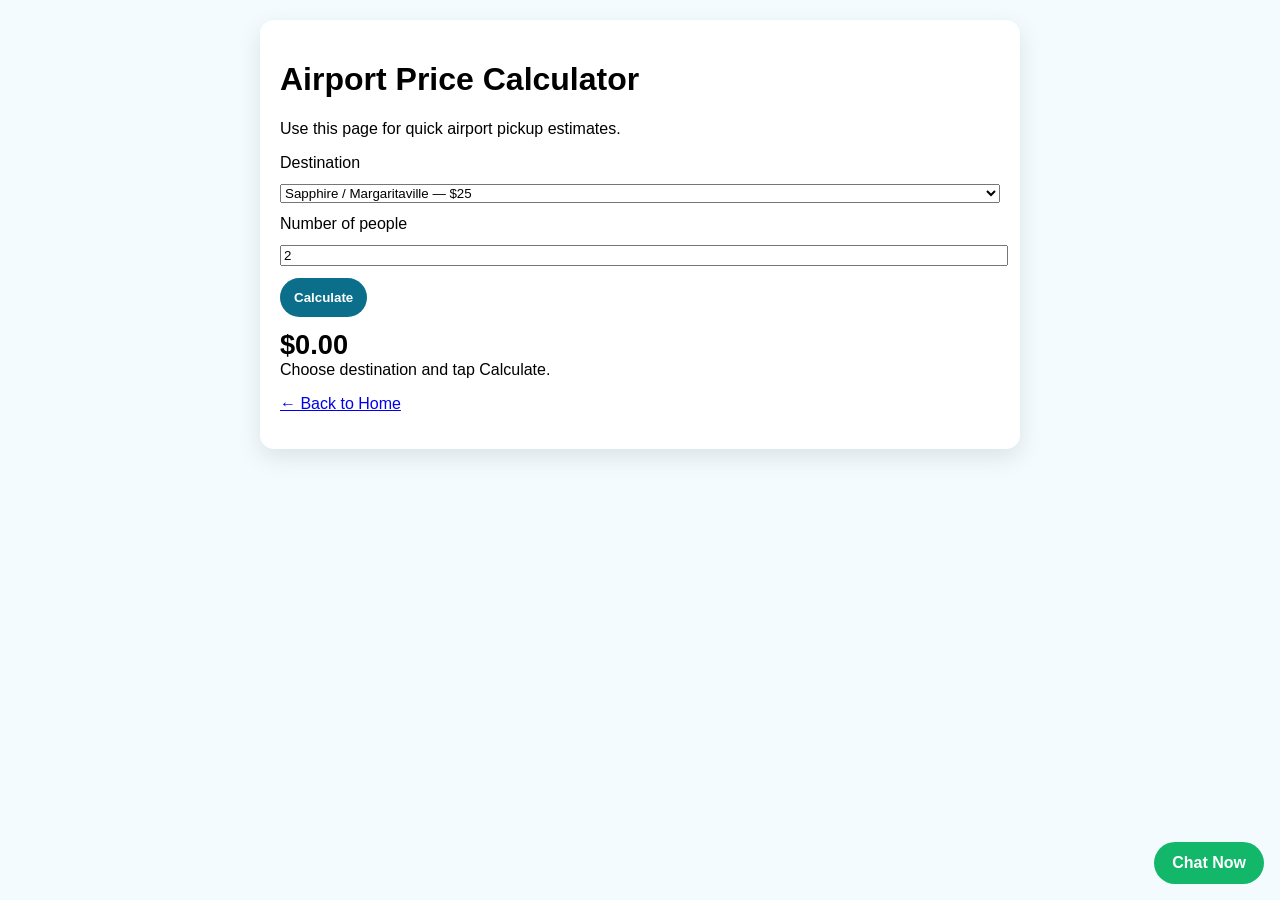
<file: price-calculator.html>
<!doctype html>
<html lang="en">
<head><meta charset="UTF-8"><meta name="viewport" content="width=device-width, initial-scale=1.0"><style>body{font-family:Arial,sans-serif;background:#f4fbff;margin:0;padding:20px} .box{max-width:720px;margin:0 auto;background:#fff;padding:20px;border-radius:14px;box-shadow:0 8px 24px rgba(0,0,0,.1)} label,select,input{display:block;width:100%;margin-bottom:12px} button{padding:12px 14px;border:0;border-radius:999px;background:#0b6e8a;color:#fff;font-weight:700;cursor:pointer} .total{font-size:1.7rem;font-weight:800;margin-top:12px} .floating-sms{position:fixed;right:16px;bottom:16px;background:#12b76a;color:#fff;padding:12px 18px;border-radius:999px;text-decoration:none;font-weight:800}</style>
<title>St. Thomas Taxi Price Calculator | Top Dog</title>
<meta name="description" content="Estimate listed STT airport transportation rates by destination and passenger count, then contact Top Dog Tour & Taxi to reserve.">
<meta name="robots" content="index,follow,max-image-preview:large">
<link rel="canonical" href="https://topdogtourandtaxi.com/price-calculator.html">
<meta property="og:title" content="St. Thomas Taxi Price Calculator | Top Dog">
<meta property="og:description" content="Estimate listed STT airport transportation rates by destination and passenger count, then contact Top Dog Tour & Taxi to reserve.">
<meta property="og:url" content="https://topdogtourandtaxi.com/price-calculator.html">
<meta property="og:type" content="website">

<script type="application/ld+json">{"@context":"https://schema.org","@graph":[{"@type":"TaxiService","@id":"https://topdogtourandtaxi.com/#business","name":"Top Dog Tour & Taxi","url":"https://topdogtourandtaxi.com/","telephone":"+1-786-719-9870","image":"https://topdogtourandtaxi.com/logo1.png","areaServed":{"@type":"Place","name":"St. Thomas, U.S. Virgin Islands"}},{"@type":"Service","@id":"https://topdogtourandtaxi.com/price-calculator.html#service","name":"St. Thomas Airport Transportation Price Calculator","serviceType":"Airport transportation estimate calculator","url":"https://topdogtourandtaxi.com/price-calculator.html","provider":{"@id":"https://topdogtourandtaxi.com/#business"},"areaServed":{"@type":"Place","name":"St. Thomas, U.S. Virgin Islands"},"description":"Calculator for listed private STT airport transportation destinations."},{"@type":"BreadcrumbList","itemListElement":[{"@type":"ListItem","position":1,"name":"Home","item":"https://topdogtourandtaxi.com/"},{"@type":"ListItem","position":2,"name":"St. Thomas Airport Transportation Price Calculator","item":"https://topdogtourandtaxi.com/price-calculator.html"}]}]}</script>
</head>
<body>
<div class="box">
<h1>Airport Price Calculator</h1>
<p>Use this page for quick airport pickup estimates.</p>
<label for="destination">Destination</label>
<select id="destination">
<option value="25">Sapphire / Margaritaville — $25</option>
<option value="23">Red Hook — $23</option>
<option value="20">Bolongo — $20</option>
<option value="12">Crown Bay — $12</option>
<option value="15">Blackbeard’s Castle — $15</option>
<option value="18">Marriott / Frenchman’s Reef — $18</option>
<option value="25">Magens / Peterborg — $25</option>
<option value="25">Ritz / Secret Harbour — $25</option>
<option value="15">Havensight — $15</option>
<option value="ask">Airbnb / villa not listed — custom/ask</option>
</select>
<label for="people">Number of people</label>
<input id="people" type="number" min="1" value="2">
<button onclick="calc()">Calculate</button>
<div class="total" id="total">$0.00</div>
<div id="details">Choose destination and tap Calculate.</div>
<p><a href="index.html">← Back to Home</a></p>
</div>
<a class="floating-sms" href="sms:+17867199870">Chat Now</a>
<script>function calc(){const d=document.getElementById('destination');const v=d.value;const p=Number(document.getElementById('people').value);const total=document.getElementById('total');const details=document.getElementById('details');if(v==='ask'){total.innerText='Ask Us';details.innerText='Please text us for custom villa/Airbnb pricing.';return;}const rate=Number(v);const t=rate*p;total.innerText='$'+t.toFixed(2);details.innerHTML='<b>Rate:</b> $'+rate.toFixed(2)+' per person<br><b>People:</b> '+p+'<br><b>Destination:</b> '+d.options[d.selectedIndex].text;}</script>
</body></html>
</file>
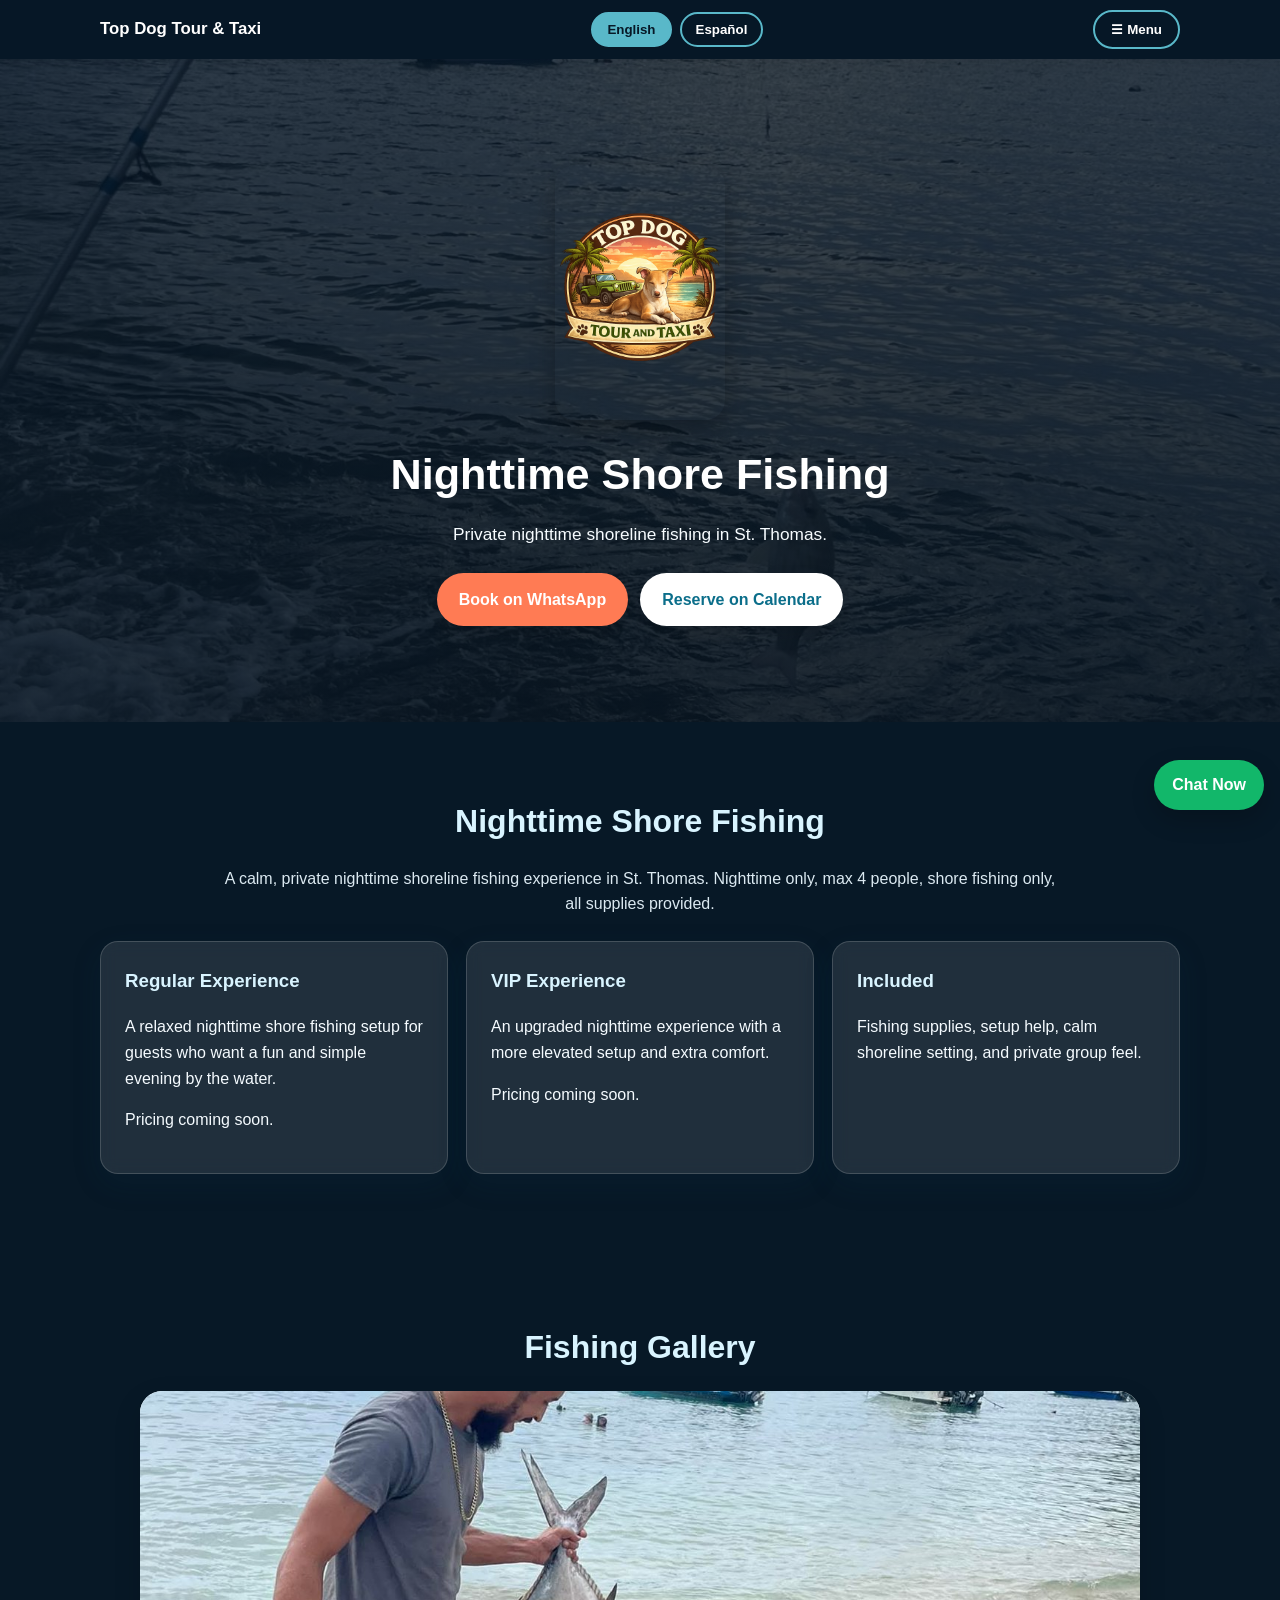
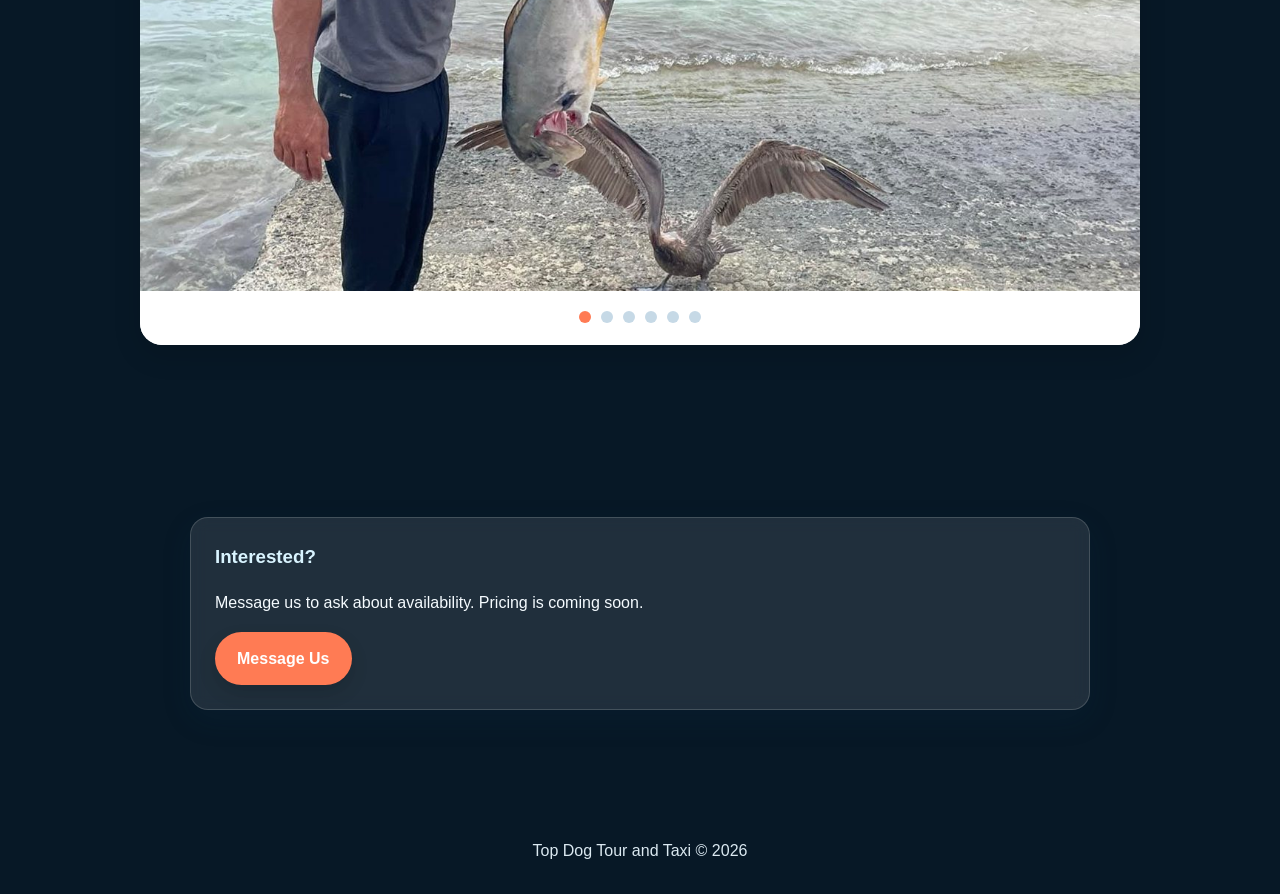
<file: shore-fishing.html>
<!DOCTYPE html><html lang="en"><head><meta charset="UTF-8"><meta name="viewport" content="width=device-width, initial-scale=1.0"><style>
*{box-sizing:border-box}
:root{
  --ocean:#0b6e8a;--teal:#0f8b8d;--sun:#ffb703;--coral:#ff7b54;--text:#17384d;
  --shadow:0 10px 30px rgba(13,59,85,.14);--radius:18px;
}
body{margin:0;font-family:Arial,sans-serif;background:#eefbff;color:var(--text);line-height:1.6}
a{text-decoration:none}.container{max-width:1120px;margin:auto;padding:20px}
.topbar{position:sticky;top:0;z-index:99;background:rgba(255,255,255,.96);box-shadow:0 4px 14px #0001}
.topbar-inner{max-width:1120px;margin:auto;padding:10px 20px;display:flex;align-items:center;justify-content:space-between;gap:12px}
.brand{font-weight:900;color:var(--ocean);font-size:1.05rem}
.menu-wrap{position:relative}
.menu-button{border:2px solid var(--ocean);background:white;color:var(--ocean);border-radius:999px;padding:10px 16px;font-weight:900;cursor:pointer}
.menu{display:none;position:absolute;right:0;top:48px;background:white;min-width:260px;border-radius:18px;box-shadow:0 12px 32px #0002;overflow:hidden;border:1px solid #dbeaf0}
.menu.open{display:block}.menu a{display:block;padding:13px 16px;color:var(--text);font-weight:800;border-bottom:1px solid #eef4f6}.menu a:hover{background:#eefbff}
.langs{display:flex;gap:8px}.lang-btn{border:2px solid var(--ocean);background:white;color:var(--ocean);padding:8px 14px;border-radius:999px;font-weight:900;cursor:pointer}.lang-btn.active{background:var(--ocean);color:white}
header{color:white;text-align:center;padding:86px 20px 76px;background-size:cover;background-position:center;background-repeat:no-repeat;position:relative}
header:before{content:"";position:absolute;inset:0;background:linear-gradient(rgba(7,46,62,.68),rgba(7,46,62,.58));z-index:0}
header .container{position:relative;z-index:1}
.top-logo{width:170px;max-width:82%;display:block;margin:0 auto 20px;border-radius:20px;box-shadow:0 10px 25px #0004}
.logo-fallback{display:none;margin:0 auto 20px;background:white;color:var(--ocean);border:3px solid var(--sun);border-radius:20px;padding:18px;max-width:330px;font-size:1.5rem;font-weight:900}
h1{font-size:2.7rem;margin:0 0 12px}.subtitle{max-width:850px;margin:0 auto 24px;color:#f7fcff;font-size:1.08rem}
.button-row{display:flex;flex-wrap:wrap;justify-content:center;gap:12px;margin-top:20px}
.btn{display:inline-block;padding:14px 22px;border-radius:999px;font-weight:900;text-align:center;box-shadow:0 8px 18px #0002;border:0;cursor:pointer}
.btn-primary{background:var(--coral);color:white}.btn-secondary{background:white;color:var(--ocean)}.btn-gold{background:var(--sun);color:#17384d}
.notice{max-width:900px;margin:24px auto 0;background:#fffffff5;color:#8f250d;border:3px solid var(--sun);border-radius:18px;padding:16px;font-weight:900}
section{padding:54px 0}h2{text-align:center;color:var(--ocean);font-size:2rem;margin:0 0 18px}.section-note{max-width:850px;margin:0 auto 24px;text-align:center;color:#4f6d7d}
.grid{display:grid;grid-template-columns:repeat(auto-fit,minmax(245px,1fr));gap:18px}.card,.highlight{background:#fffffff2;border-radius:18px;padding:24px;box-shadow:var(--shadow);border:1px solid #0f8b8d14}.card h3,.highlight h3{margin-top:0;color:var(--ocean)}
.highlight{max-width:900px;margin:24px auto;background:#fff8e1;border-left:7px solid var(--sun)}
.big-price{font-size:2.4rem;font-weight:900;color:var(--coral);margin:6px 0}.important{font-size:1.2rem;font-weight:900;color:#8f250d}
.form-grid{display:grid;grid-template-columns:1fr 1fr;gap:24px}.field{display:flex;flex-direction:column;gap:6px;margin-bottom:12px}
label{font-weight:900;color:var(--ocean)}input,select{width:100%;padding:12px;border:1px solid #cfe2ea;border-radius:12px;font-size:1rem;background:white}
.help-text{font-size:.92rem;color:#617d8c}.calc-btn{width:100%;padding:15px;background:linear-gradient(135deg,var(--coral),var(--sun));color:white;border:0;border-radius:999px;font-weight:900;font-size:1rem;cursor:pointer}
.quote-total{font-size:2.1rem;font-weight:900;color:var(--coral)}.quote-box{background:#fff9ef;border-radius:16px;padding:18px;border:1px solid #e7eef1}
.slideshow{max-width:1000px;margin:auto;overflow:hidden;border-radius:22px;box-shadow:0 10px 28px #0002;background:white}.slides{display:none;width:100%;height:500px;object-fit:cover}.slides.active{display:block}
.dots{text-align:center;padding:14px;background:white}.dot{height:12px;width:12px;margin:0 5px;background:#c6d9e6;border-radius:50%;display:inline-block;cursor:pointer}.dot.active{background:var(--coral)}
.video-grid{display:grid;grid-template-columns:repeat(auto-fit,minmax(280px,1fr));gap:18px}.video-box{background:#fffffff2;border-radius:18px;padding:18px;box-shadow:var(--shadow)}video{width:100%;border-radius:16px;background:#123;display:block;max-height:420px}
footer{text-align:center;padding:30px;color:#5c7381;background:#f8fcff}
body.darkpage{background:#071826;color:#f5fbff}
body.darkpage .topbar{background:rgba(7,24,38,.95)}body.darkpage .brand{color:white}body.darkpage .menu-button{background:transparent;color:white;border-color:#59b8c9}body.darkpage .lang-btn{background:transparent;color:white;border-color:#59b8c9}body.darkpage .lang-btn.active{background:#59b8c9;color:#071826}
body.darkpage header:before{background:linear-gradient(rgba(5,18,30,.78),rgba(5,18,30,.88))}
body.darkpage .card,body.darkpage .highlight,body.darkpage .video-box{background:rgba(255,255,255,.10);color:#f5fbff;border:1px solid rgba(255,255,255,.16);backdrop-filter:blur(8px)}
body.darkpage .card h3,body.darkpage .highlight h3,body.darkpage h2{color:#d9f4ff}body.darkpage .section-note{color:#dbe9f1}body.darkpage footer{background:#071826;color:#dbe9f1}
@media(max-width:850px){.form-grid{grid-template-columns:1fr}.topbar-inner{align-items:flex-start}.langs{flex-wrap:wrap}.btn{width:100%}h1{font-size:2rem}.slides{height:310px}.menu{right:0;left:auto}}
.floating-sms{position:fixed;right:16px;bottom:90px;z-index:1100;background:#12b76a;color:#fff;padding:12px 18px;border-radius:999px;font-weight:900;text-decoration:none;box-shadow:0 10px 24px #0003}</style>
<title>St. Thomas Night Shore Fishing | Top Dog Tour &amp; Taxi</title>
<meta name="description" content="Learn about private nighttime shore fishing transportation and outings with Top Dog Tour & Taxi in St. Thomas, USVI.">
<meta name="robots" content="index,follow,max-image-preview:large">
<link rel="canonical" href="https://topdogtourandtaxi.com/shore-fishing.html">
<meta property="og:title" content="St. Thomas Night Shore Fishing | Top Dog Tour &amp; Taxi">
<meta property="og:description" content="Learn about private nighttime shore fishing transportation and outings with Top Dog Tour & Taxi in St. Thomas, USVI.">
<meta property="og:url" content="https://topdogtourandtaxi.com/shore-fishing.html">
<meta property="og:type" content="website">

<script type="application/ld+json">{"@context":"https://schema.org","@graph":[{"@type":"TaxiService","@id":"https://topdogtourandtaxi.com/#business","name":"Top Dog Tour & Taxi","url":"https://topdogtourandtaxi.com/","telephone":"+1-786-719-9870","image":"https://topdogtourandtaxi.com/logo1.png","areaServed":{"@type":"Place","name":"St. Thomas, U.S. Virgin Islands"}},{"@type":"Service","@id":"https://topdogtourandtaxi.com/shore-fishing.html#service","name":"St. Thomas Nighttime Shore Fishing","serviceType":"Nighttime shore fishing outing","url":"https://topdogtourandtaxi.com/shore-fishing.html","provider":{"@id":"https://topdogtourandtaxi.com/#business"},"areaServed":{"@type":"Place","name":"St. Thomas, U.S. Virgin Islands"},"description":"Private nighttime shore fishing outings in St. Thomas."},{"@type":"BreadcrumbList","itemListElement":[{"@type":"ListItem","position":1,"name":"Home","item":"https://topdogtourandtaxi.com/"},{"@type":"ListItem","position":2,"name":"St. Thomas Nighttime Shore Fishing","item":"https://topdogtourandtaxi.com/shore-fishing.html"}]}]}</script>
</head><body class="darkpage">
<div class="topbar">
  <div class="topbar-inner">
    <div class="brand">Top Dog Tour &amp; Taxi</div>
    <div class="langs">
      <button class="lang-btn active" onclick="setLanguage('en')" id="btnEn">English</button>
      <button class="lang-btn" onclick="setLanguage('es')" id="btnEs">Español</button>
    </div>
    <div class="menu-wrap">
      <button class="menu-button" id="menuButton" onclick="toggleMenu()" aria-label="Open navigation menu" aria-controls="mainMenu">☰ Menu</button>
      <nav class="menu" id="mainMenu">
        <a href="index.html">Home</a>
        <a href="airport.html">Airport Pickups</a>
        <a href="cruise-pickup.html">Cruise Pickup &amp; Tours</a>
        <a href="local-rides.html">Local Rides</a>
        <a href="tours.html">Island Tours</a>
        <a href="grocery.html">Grocery & Essentials</a>
        <a href="weekly-rates.html">Daily / Weekly Rates</a>
        <a href="shore-fishing.html">Nighttime Shore Fishing</a>
        <a href="about.html">About Us</a>
        <a href="https://wa.me/17867199870" target="_blank" rel="noopener">Book on WhatsApp</a>
      </nav>
    </div>
  </div>
</div>
<header style="background-image:url('shore-fishing-bg.jpg')"><div class="container"><img src="logo1.png" class="top-logo" alt="Top Dog Tour and Taxi Logo" onerror="this.style.display='none';document.getElementById('logoFallback').style.display='block';"><div id="logoFallback" class="logo-fallback">Top Dog Tour &amp; Taxi</div><h1>Nighttime Shore Fishing</h1><p class="subtitle">Private nighttime shoreline fishing in St. Thomas.</p><div class="button-row"><a class="btn btn-primary" href="https://wa.me/17867199870" target="_blank" rel="noopener">Book on WhatsApp</a><a class="btn btn-secondary" href="https://calendar.app.google/QhGbrGE2vqHfdK3t5" target="_blank" rel="noopener">Reserve on Calendar</a></div></div></header><section><div class="container"><h2>Nighttime Shore Fishing</h2><p class="section-note">A calm, private nighttime shoreline fishing experience in St. Thomas. Nighttime only, max 4 people, shore fishing only, all supplies provided.</p><div class="grid"><div class="card"><h3>Regular Experience</h3><p>A relaxed nighttime shore fishing setup for guests who want a fun and simple evening by the water.</p><p>Pricing coming soon.</p></div><div class="card"><h3>VIP Experience</h3><p>An upgraded nighttime experience with a more elevated setup and extra comfort.</p><p>Pricing coming soon.</p></div><div class="card"><h3>Included</h3><p>Fishing supplies, setup help, calm shoreline setting, and private group feel.</p></div></div></div></section><section><div class="container"><h2>Fishing Gallery</h2><div class="slideshow"><img class="slides active" src="shore1.jpg" alt="Fishing photo 1"><img class="slides" src="shore2.jpg" alt="Fishing photo 2" loading="lazy" decoding="async"><img class="slides" src="shore3.jpg" alt="Fishing photo 3" loading="lazy" decoding="async"><img class="slides" src="shore4.jpg" alt="Fishing photo 4" loading="lazy" decoding="async"><img class="slides" src="shore5.jpg" alt="Fishing photo 5" loading="lazy" decoding="async"><img class="slides" src="shore6.jpg" alt="Fishing photo 6" loading="lazy" decoding="async"><div class="dots"><span class="dot active" onclick="showSlide(0)"></span><span class="dot" onclick="showSlide(1)"></span><span class="dot" onclick="showSlide(2)"></span><span class="dot" onclick="showSlide(3)"></span><span class="dot" onclick="showSlide(4)"></span><span class="dot" onclick="showSlide(5)"></span></div></div></div></section><section><div class="container"><div class="highlight"><h3>Interested?</h3><p>Message us to ask about availability. Pricing is coming soon.</p><a class="btn btn-primary" href="https://wa.me/17867199870" target="_blank" rel="noopener">Message Us</a></div></div></section><footer>Top Dog Tour and Taxi © 2026</footer><script>
let currentLanguage='en';
function setLanguage(lang){
 currentLanguage=lang;document.documentElement.lang=lang;
 const en=document.getElementById('btnEn'), es=document.getElementById('btnEs');
 if(en&&es){en.classList.toggle('active',lang==='en');es.classList.toggle('active',lang==='es');}
 document.querySelectorAll('[data-en][data-es]').forEach(e=>e.textContent=e.getAttribute('data-'+lang));
}
function toggleMenu(){document.getElementById('mainMenu').classList.toggle('open')}
document.addEventListener('click',function(e){const m=document.getElementById('mainMenu'), b=document.getElementById('menuButton'); if(m&&b&&!m.contains(e.target)&&!b.contains(e.target)){m.classList.remove('open')}})
function money(n){return '$'+Number(n).toFixed(2)}
function goToDeposit(id){let u=document.getElementById(id).value;if(!u){alert(currentLanguage==='es'?'Elija un método de depósito.':'Choose a deposit method.');return}window.open(u,'_blank')}
let s=0;const slides=document.querySelectorAll('.slides'),dots=document.querySelectorAll('.dot');
function showSlide(i){slides.forEach(x=>x.classList.remove('active'));dots.forEach(x=>x.classList.remove('active'));if(slides[i])slides[i].classList.add('active');if(dots[i])dots[i].classList.add('active');s=i}
setInterval(()=>{if(slides.length){s=(s+1)%slides.length;showSlide(s)}},3500);
</script><a class="floating-sms" href="sms:+17867199870" aria-label="Text Top Dog Tour and Taxi">Chat Now</a></body></html>
</file>
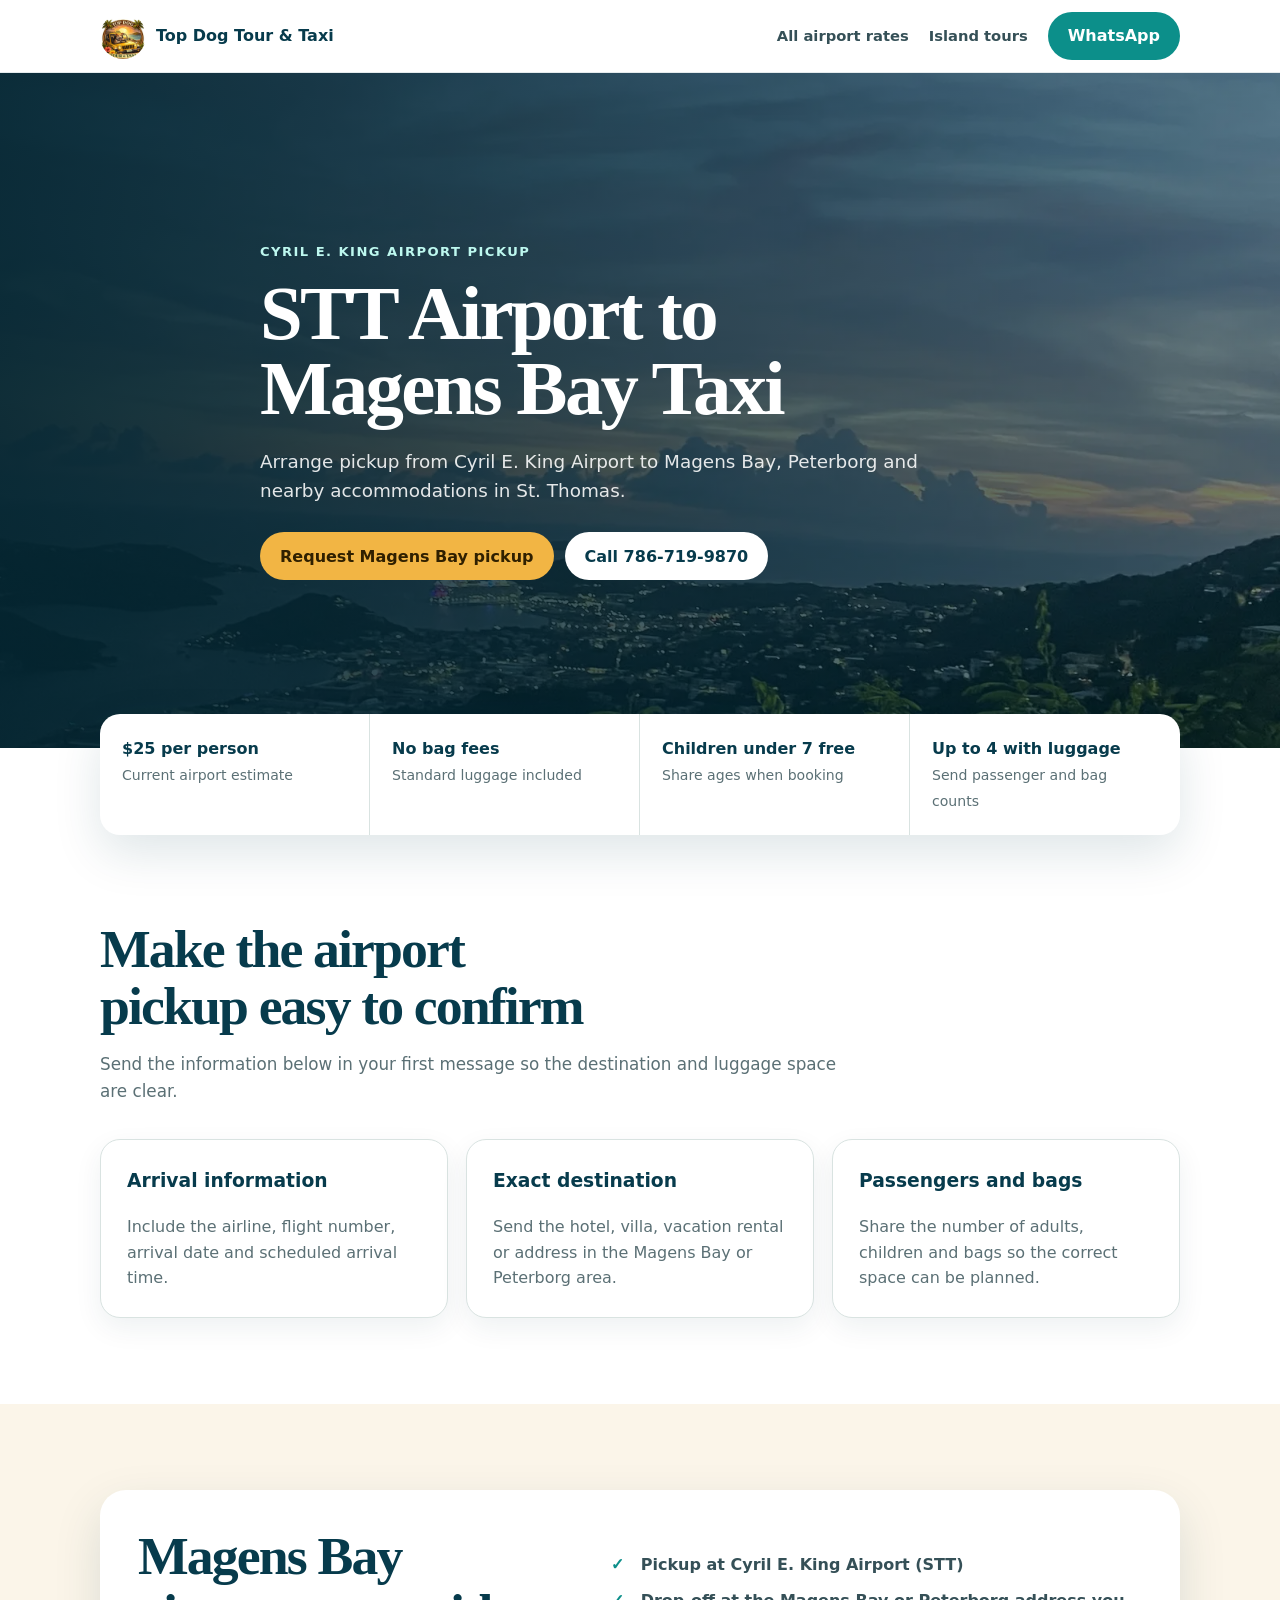
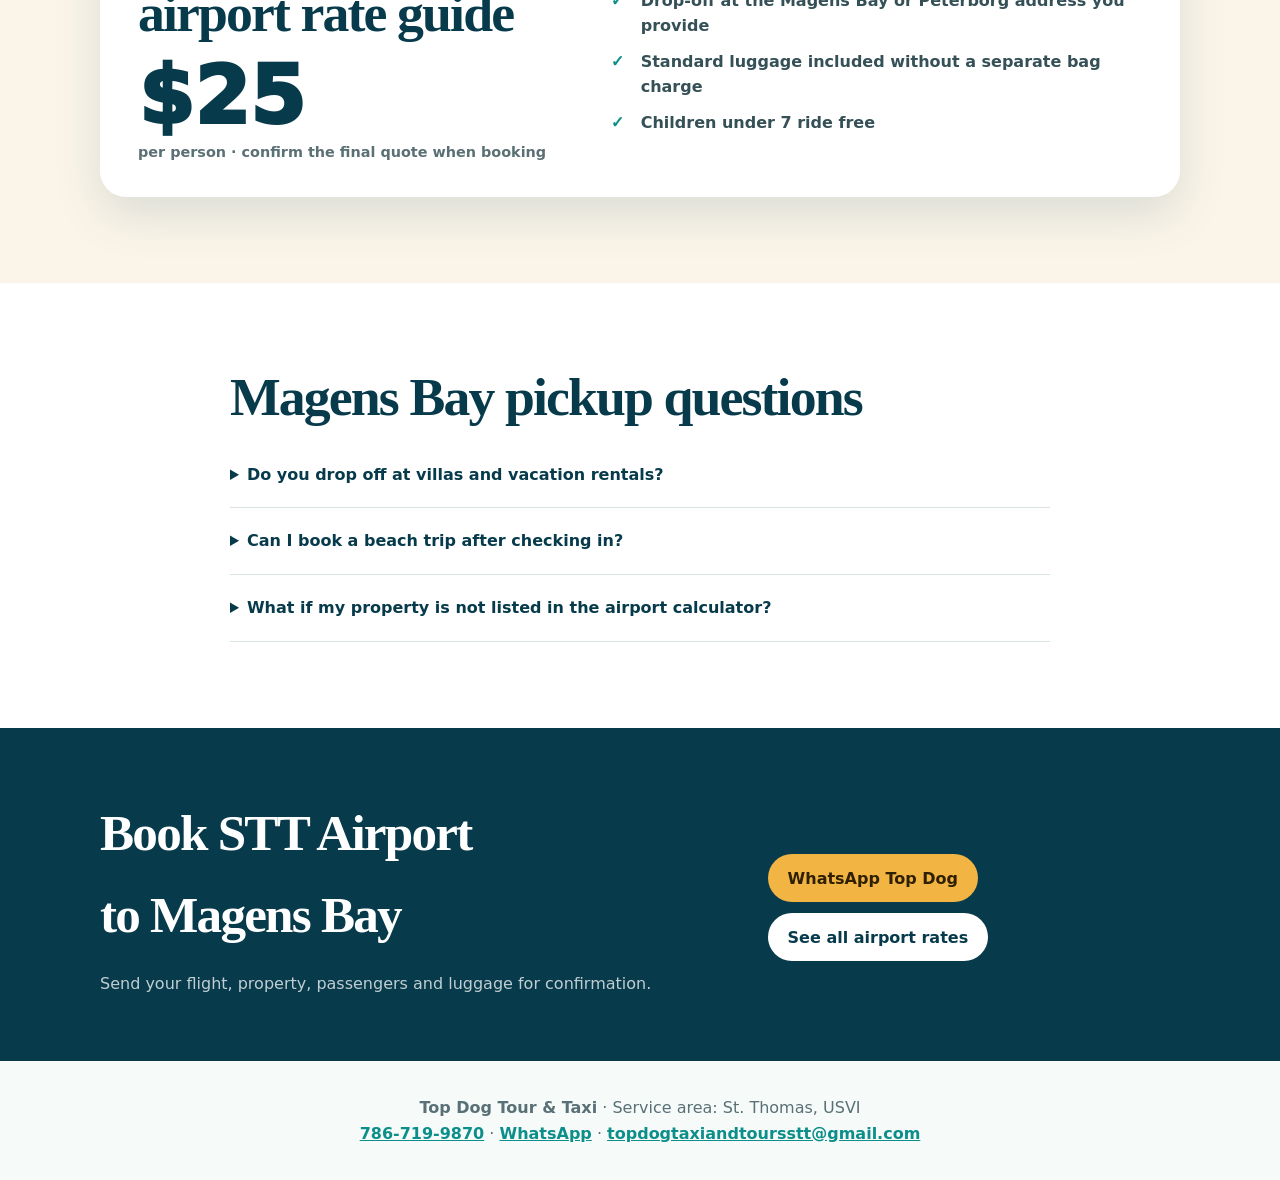
<file: stt-airport-to-magens-bay.html>
<!DOCTYPE html>
<html lang="en">
<head>
  <meta charset="utf-8">
  <meta name="viewport" content="width=device-width, initial-scale=1">
  <title>STT Airport to Magens Bay Taxi | Top Dog Tour &amp; Taxi</title>
  <meta name="description" content="Book a taxi from STT Airport to Magens Bay or Peterborg. Current estimate: $25 per person, no bag fees, and children under 7 ride free.">
  <meta name="robots" content="index, follow, max-image-preview:large">
  <link rel="canonical" href="https://topdogtourandtaxi.com/stt-airport-to-magens-bay.html">
  <meta property="og:type" content="website">
  <meta property="og:title" content="STT Airport to Magens Bay Taxi">
  <meta property="og:description" content="Plan pickup from Cyril E. King Airport to Magens Bay or Peterborg, St. Thomas.">
  <meta property="og:url" content="https://topdogtourandtaxi.com/stt-airport-to-magens-bay.html">
  <meta property="og:image" content="https://topdogtourandtaxi.com/hero-st-thomas.webp">
  <meta name="theme-color" content="#073b4c">
  <link rel="stylesheet" href="route.css">
  <script type="application/ld+json">
  {
    "@context": "https://schema.org",
    "@type": "Service",
    "name": "STT Airport to Magens Bay Taxi",
    "serviceType": "Airport taxi and private pickup",
    "provider": {
      "@type": ["TaxiService", "LocalBusiness"],
      "@id": "https://topdogtourandtaxi.com/#business",
      "name": "Top Dog Tour & Taxi",
      "telephone": "+1-786-719-9870",
      "url": "https://topdogtourandtaxi.com/"
    },
    "areaServed": "St. Thomas, U.S. Virgin Islands"
  }
  </script>
  <script type="application/ld+json">
  {
    "@context": "https://schema.org",
    "@type": "FAQPage",
    "mainEntity": [
      {
        "@type": "Question",
        "name": "How much is a taxi from STT Airport to Magens Bay?",
        "acceptedAnswer": {
          "@type": "Answer",
          "text": "Top Dog's current airport estimate is $25 per person from Cyril E. King Airport to Magens Bay or Peterborg. Confirm your final quote when booking."
        }
      },
      {
        "@type": "Question",
        "name": "Are bag fees charged for the ride to Magens Bay?",
        "acceptedAnswer": {
          "@type": "Answer",
          "text": "No. Standard luggage is included without a separate bag fee. Share the bag count when booking."
        }
      }
    ]
  }
  </script>
</head>
<body>
  <header class="site-header">
    <div class="container nav">
      <a class="brand" href="/">
        <img src="logo-mark.webp" width="92" height="92" alt="">
        <span>Top Dog Tour &amp; Taxi</span>
      </a>
      <nav class="nav-links" aria-label="Main navigation">
        <a href="airport.html">All airport rates</a>
        <a href="tours.html">Island tours</a>
        <a class="button button-teal" href="https://wa.me/17867199870?text=Hi%20Top%20Dog%2C%20I%20need%20a%20ride%20from%20STT%20Airport%20to%20Magens%20Bay." target="_blank" rel="noopener">WhatsApp</a>
      </nav>
    </div>
  </header>

  <main>
    <section class="hero">
      <img src="hero-st-thomas.webp" width="1600" height="1200" alt="Charlotte Amalie harbor overlook in St. Thomas" fetchpriority="high">
      <div class="container hero-content">
        <p class="eyebrow">Cyril E. King Airport pickup</p>
        <h1>STT Airport to Magens Bay Taxi</h1>
        <p>Arrange pickup from Cyril E. King Airport to Magens Bay, Peterborg and nearby accommodations in St. Thomas.</p>
        <div class="actions">
          <a class="button button-gold" href="https://wa.me/17867199870?text=Hi%20Top%20Dog%2C%20I%20need%20STT%20Airport%20pickup%20to%20Magens%20Bay.%20Flight%3A%20%20Arrival%20date%2Ftime%3A%20%20Destination%3A%20%20Passengers%3A%20%20Bags%3A%20" target="_blank" rel="noopener">Request Magens Bay pickup</a>
          <a class="button button-white" href="tel:+17867199870">Call&nbsp;786&#8209;719&#8209;9870</a>
        </div>
      </div>
    </section>

    <aside class="quick-facts" aria-label="Magens Bay airport pickup highlights">
      <div class="container fact-grid">
        <div class="fact"><strong>$25 per person</strong><span>Current airport estimate</span></div>
        <div class="fact"><strong>No bag fees</strong><span>Standard luggage included</span></div>
        <div class="fact"><strong>Children under 7 free</strong><span>Share ages when booking</span></div>
        <div class="fact"><strong>Up to 4 with luggage</strong><span>Send passenger and bag counts</span></div>
      </div>
    </aside>

    <section aria-labelledby="how-title">
      <div class="container">
        <h2 class="section-heading" id="how-title">Make the airport pickup easy to confirm</h2>
        <p class="section-intro">Send the information below in your first message so the destination and luggage space are clear.</p>
        <div class="cards">
          <article class="card">
            <h3>Arrival information</h3>
            <p>Include the airline, flight number, arrival date and scheduled arrival time.</p>
          </article>
          <article class="card">
            <h3>Exact destination</h3>
            <p>Send the hotel, villa, vacation rental or address in the Magens Bay or Peterborg area.</p>
          </article>
          <article class="card">
            <h3>Passengers and bags</h3>
            <p>Share the number of adults, children and bags so the correct space can be planned.</p>
          </article>
        </div>
      </div>
    </section>

    <section class="rate-section" aria-labelledby="rate-title">
      <div class="container rate-box">
        <div>
          <h2 class="section-heading" id="rate-title">Magens Bay airport rate guide</h2>
          <div class="rate">$25 <small>per person · confirm the final quote when booking</small></div>
        </div>
        <ul class="check-list">
          <li>Pickup at Cyril E. King Airport (STT)</li>
          <li>Drop-off at the Magens Bay or Peterborg address you provide</li>
          <li>Standard luggage included without a separate bag charge</li>
          <li>Children under 7 ride free</li>
        </ul>
      </div>
    </section>

    <section aria-labelledby="faq-title">
      <div class="container faq">
        <h2 class="section-heading" id="faq-title">Magens Bay pickup questions</h2>
        <details>
          <summary>Do you drop off at villas and vacation rentals?</summary>
          <p>Yes. Send the property name and exact address first so Top Dog can confirm the location and quote.</p>
        </details>
        <details>
          <summary>Can I book a beach trip after checking in?</summary>
          <p>Yes. Local rides and island tours are also available. Send the pickup point, destination, time and number of passengers.</p>
        </details>
        <details>
          <summary>What if my property is not listed in the airport calculator?</summary>
          <p>Message the exact property name or address for a custom quote before booking.</p>
        </details>
      </div>
    </section>

    <section class="cta" aria-labelledby="cta-title">
      <div class="container cta-grid">
        <div>
          <h2 id="cta-title">Book STT Airport to Magens Bay</h2>
          <p>Send your flight, property, passengers and luggage for confirmation.</p>
        </div>
        <div class="actions">
          <a class="button button-gold" href="https://wa.me/17867199870?text=Hi%20Top%20Dog%2C%20I%20need%20STT%20Airport%20pickup%20to%20Magens%20Bay." target="_blank" rel="noopener">WhatsApp Top Dog</a>
          <a class="button button-white" href="airport.html">See all airport rates</a>
        </div>
      </div>
    </section>
  </main>

  <footer>
    <div class="container">
      <strong>Top Dog Tour &amp; Taxi</strong> · Service area: St. Thomas, USVI<br>
      <a href="tel:+17867199870">786&#8209;719&#8209;9870</a> ·
      <a href="https://wa.me/17867199870" target="_blank" rel="noopener">WhatsApp</a> ·
      <a href="mailto:topdogtaxiandtoursstt@gmail.com">topdogtaxiandtoursstt@gmail.com</a>
    </div>
  </footer>

  <nav class="mobile-bar" aria-label="Quick contact">
    <a class="button button-white" href="tel:+17867199870">Call</a>
    <a class="button button-gold" href="https://wa.me/17867199870?text=Hi%20Top%20Dog%2C%20I%20need%20STT%20Airport%20pickup%20to%20Magens%20Bay." target="_blank" rel="noopener">WhatsApp quote</a>
  </nav>
</body>
</html>
</file>
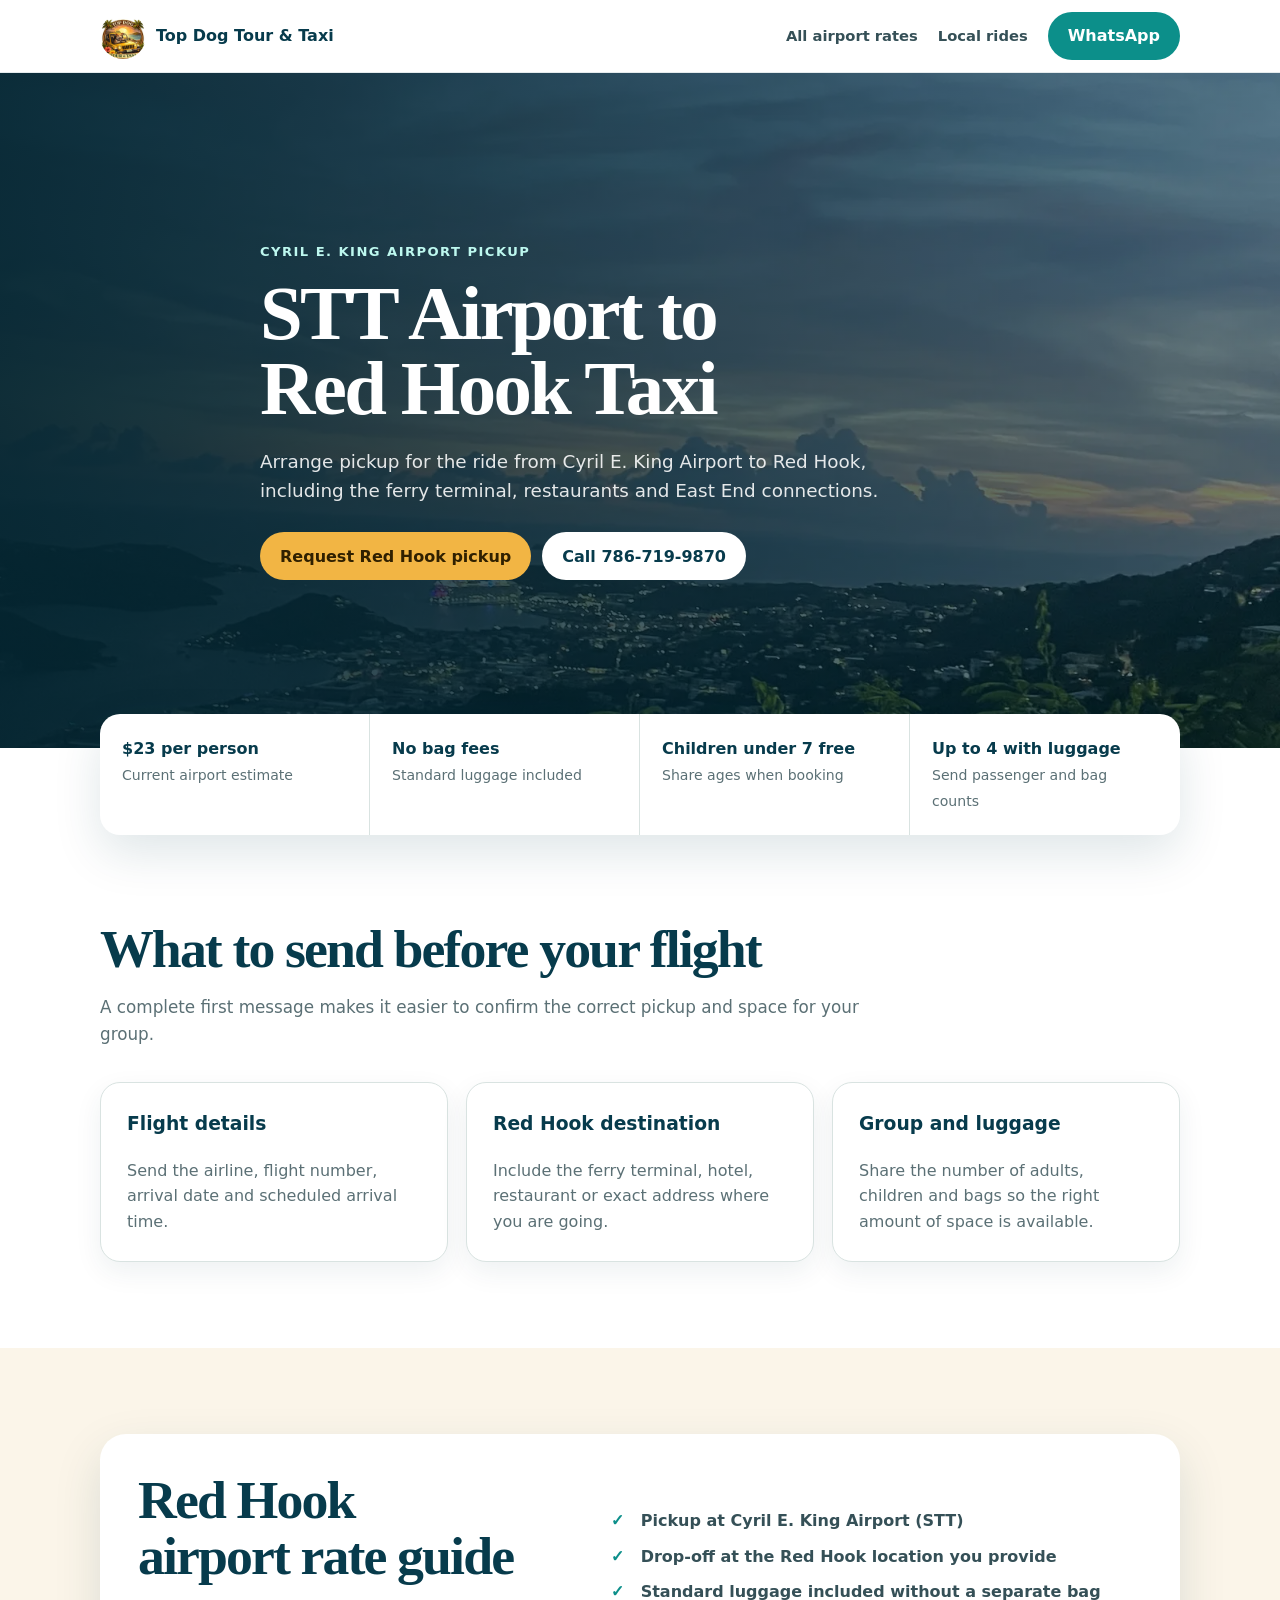
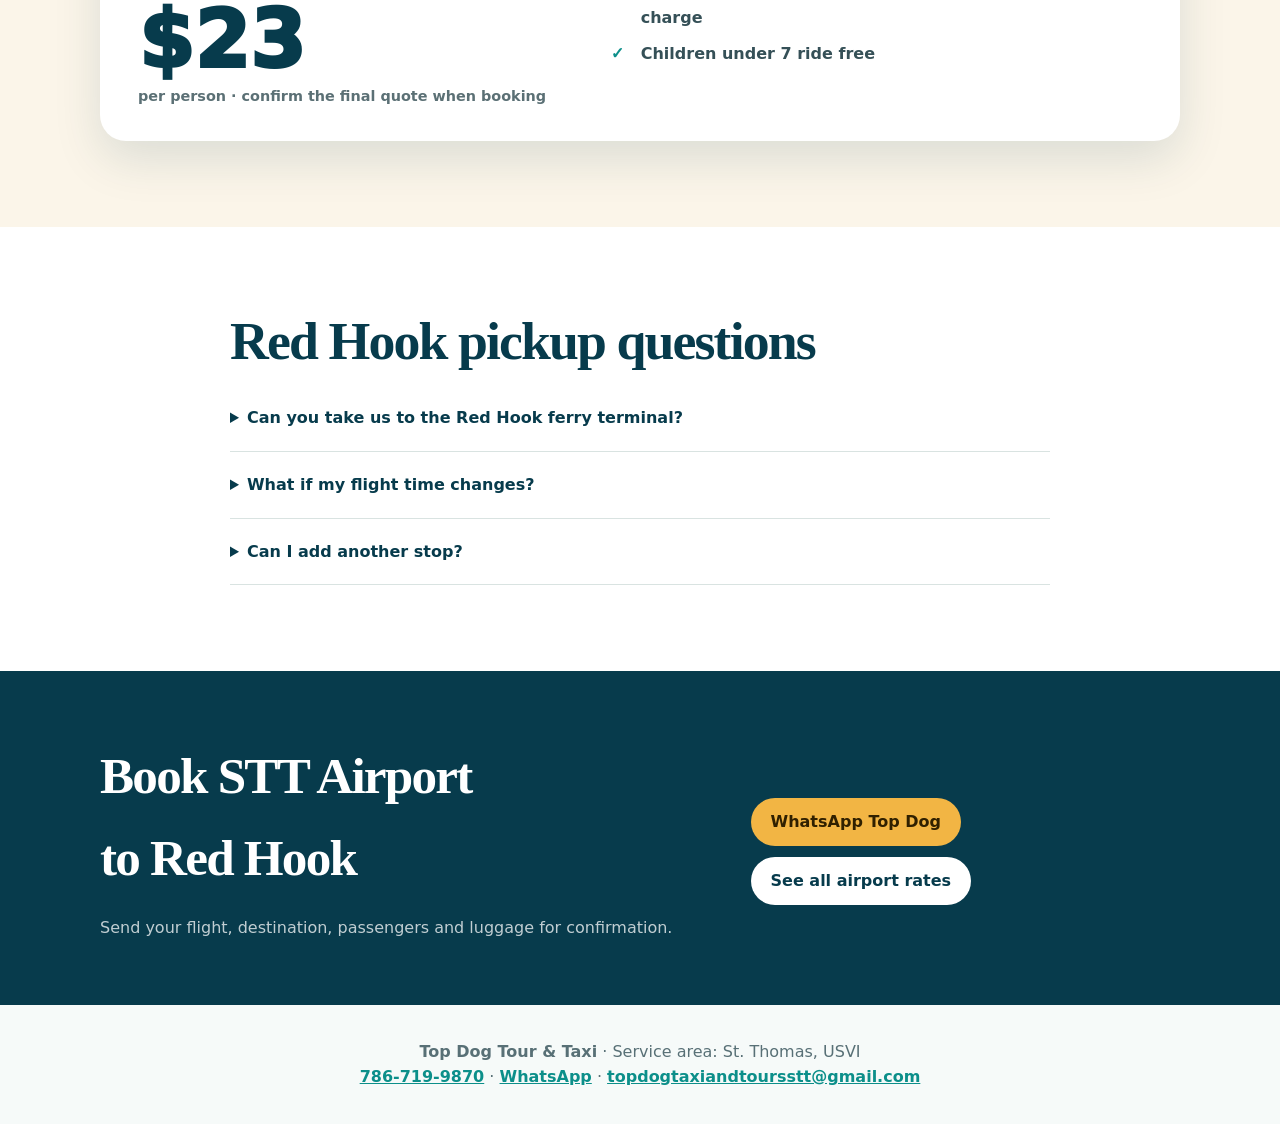
<file: stt-airport-to-red-hook.html>
<!DOCTYPE html>
<html lang="en">
<head>
  <meta charset="utf-8">
  <meta name="viewport" content="width=device-width, initial-scale=1">
  <title>STT Airport to Red Hook Taxi | Top Dog Tour &amp; Taxi</title>
  <meta name="description" content="Book a taxi from STT Airport to Red Hook in St. Thomas. Current estimate: $23 per person, no bag fees, and children under 7 ride free.">
  <meta name="robots" content="index, follow, max-image-preview:large">
  <link rel="canonical" href="https://topdogtourandtaxi.com/stt-airport-to-red-hook.html">
  <meta property="og:type" content="website">
  <meta property="og:title" content="STT Airport to Red Hook Taxi">
  <meta property="og:description" content="Plan private pickup from Cyril E. King Airport to Red Hook, St. Thomas.">
  <meta property="og:url" content="https://topdogtourandtaxi.com/stt-airport-to-red-hook.html">
  <meta property="og:image" content="https://topdogtourandtaxi.com/hero-st-thomas.webp">
  <meta name="theme-color" content="#073b4c">
  <link rel="stylesheet" href="route.css">
  <script type="application/ld+json">
  {
    "@context": "https://schema.org",
    "@type": "Service",
    "name": "STT Airport to Red Hook Taxi",
    "serviceType": "Airport taxi and private pickup",
    "provider": {
      "@type": ["TaxiService", "LocalBusiness"],
      "@id": "https://topdogtourandtaxi.com/#business",
      "name": "Top Dog Tour & Taxi",
      "telephone": "+1-786-719-9870",
      "url": "https://topdogtourandtaxi.com/"
    },
    "areaServed": "St. Thomas, U.S. Virgin Islands"
  }
  </script>
  <script type="application/ld+json">
  {
    "@context": "https://schema.org",
    "@type": "FAQPage",
    "mainEntity": [
      {
        "@type": "Question",
        "name": "How much is a taxi from STT Airport to Red Hook?",
        "acceptedAnswer": {
          "@type": "Answer",
          "text": "Top Dog's current airport estimate is $23 per person from Cyril E. King Airport to Red Hook. Confirm your final quote when booking."
        }
      },
      {
        "@type": "Question",
        "name": "Is luggage included from STT Airport to Red Hook?",
        "acceptedAnswer": {
          "@type": "Answer",
          "text": "Yes. Standard luggage is included with no separate bag fee. Tell Top Dog how many bags you have when booking."
        }
      }
    ]
  }
  </script>
</head>
<body>
  <header class="site-header">
    <div class="container nav">
      <a class="brand" href="/">
        <img src="logo-mark.webp" width="92" height="92" alt="">
        <span>Top Dog Tour &amp; Taxi</span>
      </a>
      <nav class="nav-links" aria-label="Main navigation">
        <a href="airport.html">All airport rates</a>
        <a href="local-rides.html">Local rides</a>
        <a class="button button-teal" href="https://wa.me/17867199870?text=Hi%20Top%20Dog%2C%20I%20need%20a%20ride%20from%20STT%20Airport%20to%20Red%20Hook." target="_blank" rel="noopener">WhatsApp</a>
      </nav>
    </div>
  </header>

  <main>
    <section class="hero">
      <img src="hero-st-thomas.webp" width="1600" height="1200" alt="Charlotte Amalie harbor overlook in St. Thomas" fetchpriority="high">
      <div class="container hero-content">
        <p class="eyebrow">Cyril E. King Airport pickup</p>
        <h1>STT Airport to Red Hook Taxi</h1>
        <p>Arrange pickup for the ride from Cyril E. King Airport to Red Hook, including the ferry terminal, restaurants and East End connections.</p>
        <div class="actions">
          <a class="button button-gold" href="https://wa.me/17867199870?text=Hi%20Top%20Dog%2C%20I%20need%20STT%20Airport%20pickup%20to%20Red%20Hook.%20Flight%3A%20%20Arrival%20date%2Ftime%3A%20%20Passengers%3A%20%20Bags%3A%20" target="_blank" rel="noopener">Request Red Hook pickup</a>
          <a class="button button-white" href="tel:+17867199870">Call&nbsp;786&#8209;719&#8209;9870</a>
        </div>
      </div>
    </section>

    <aside class="quick-facts" aria-label="Red Hook airport pickup highlights">
      <div class="container fact-grid">
        <div class="fact"><strong>$23 per person</strong><span>Current airport estimate</span></div>
        <div class="fact"><strong>No bag fees</strong><span>Standard luggage included</span></div>
        <div class="fact"><strong>Children under 7 free</strong><span>Share ages when booking</span></div>
        <div class="fact"><strong>Up to 4 with luggage</strong><span>Send passenger and bag counts</span></div>
      </div>
    </aside>

    <section aria-labelledby="how-title">
      <div class="container">
        <h2 class="section-heading" id="how-title">What to send before your flight</h2>
        <p class="section-intro">A complete first message makes it easier to confirm the correct pickup and space for your group.</p>
        <div class="cards">
          <article class="card">
            <h3>Flight details</h3>
            <p>Send the airline, flight number, arrival date and scheduled arrival time.</p>
          </article>
          <article class="card">
            <h3>Red Hook destination</h3>
            <p>Include the ferry terminal, hotel, restaurant or exact address where you are going.</p>
          </article>
          <article class="card">
            <h3>Group and luggage</h3>
            <p>Share the number of adults, children and bags so the right amount of space is available.</p>
          </article>
        </div>
      </div>
    </section>

    <section class="rate-section" aria-labelledby="rate-title">
      <div class="container rate-box">
        <div>
          <h2 class="section-heading" id="rate-title">Red Hook airport rate guide</h2>
          <div class="rate">$23 <small>per person · confirm the final quote when booking</small></div>
        </div>
        <ul class="check-list">
          <li>Pickup at Cyril E. King Airport (STT)</li>
          <li>Drop-off at the Red Hook location you provide</li>
          <li>Standard luggage included without a separate bag charge</li>
          <li>Children under 7 ride free</li>
        </ul>
      </div>
    </section>

    <section aria-labelledby="faq-title">
      <div class="container faq">
        <h2 class="section-heading" id="faq-title">Red Hook pickup questions</h2>
        <details>
          <summary>Can you take us to the Red Hook ferry terminal?</summary>
          <p>Yes. Send your flight details, passenger count, luggage count and planned ferry information when requesting the ride.</p>
        </details>
        <details>
          <summary>What if my flight time changes?</summary>
          <p>Message Top Dog as soon as you know about the change so the pickup plan can be updated.</p>
        </details>
        <details>
          <summary>Can I add another stop?</summary>
          <p>Ask when booking. Send the extra stop with your trip details so it can be included in the quote.</p>
        </details>
      </div>
    </section>

    <section class="cta" aria-labelledby="cta-title">
      <div class="container cta-grid">
        <div>
          <h2 id="cta-title">Book STT Airport to Red Hook</h2>
          <p>Send your flight, destination, passengers and luggage for confirmation.</p>
        </div>
        <div class="actions">
          <a class="button button-gold" href="https://wa.me/17867199870?text=Hi%20Top%20Dog%2C%20I%20need%20STT%20Airport%20pickup%20to%20Red%20Hook." target="_blank" rel="noopener">WhatsApp Top Dog</a>
          <a class="button button-white" href="airport.html">See all airport rates</a>
        </div>
      </div>
    </section>
  </main>

  <footer>
    <div class="container">
      <strong>Top Dog Tour &amp; Taxi</strong> · Service area: St. Thomas, USVI<br>
      <a href="tel:+17867199870">786&#8209;719&#8209;9870</a> ·
      <a href="https://wa.me/17867199870" target="_blank" rel="noopener">WhatsApp</a> ·
      <a href="mailto:topdogtaxiandtoursstt@gmail.com">topdogtaxiandtoursstt@gmail.com</a>
    </div>
  </footer>

  <nav class="mobile-bar" aria-label="Quick contact">
    <a class="button button-white" href="tel:+17867199870">Call</a>
    <a class="button button-gold" href="https://wa.me/17867199870?text=Hi%20Top%20Dog%2C%20I%20need%20STT%20Airport%20pickup%20to%20Red%20Hook." target="_blank" rel="noopener">WhatsApp quote</a>
  </nav>
</body>
</html>
</file>
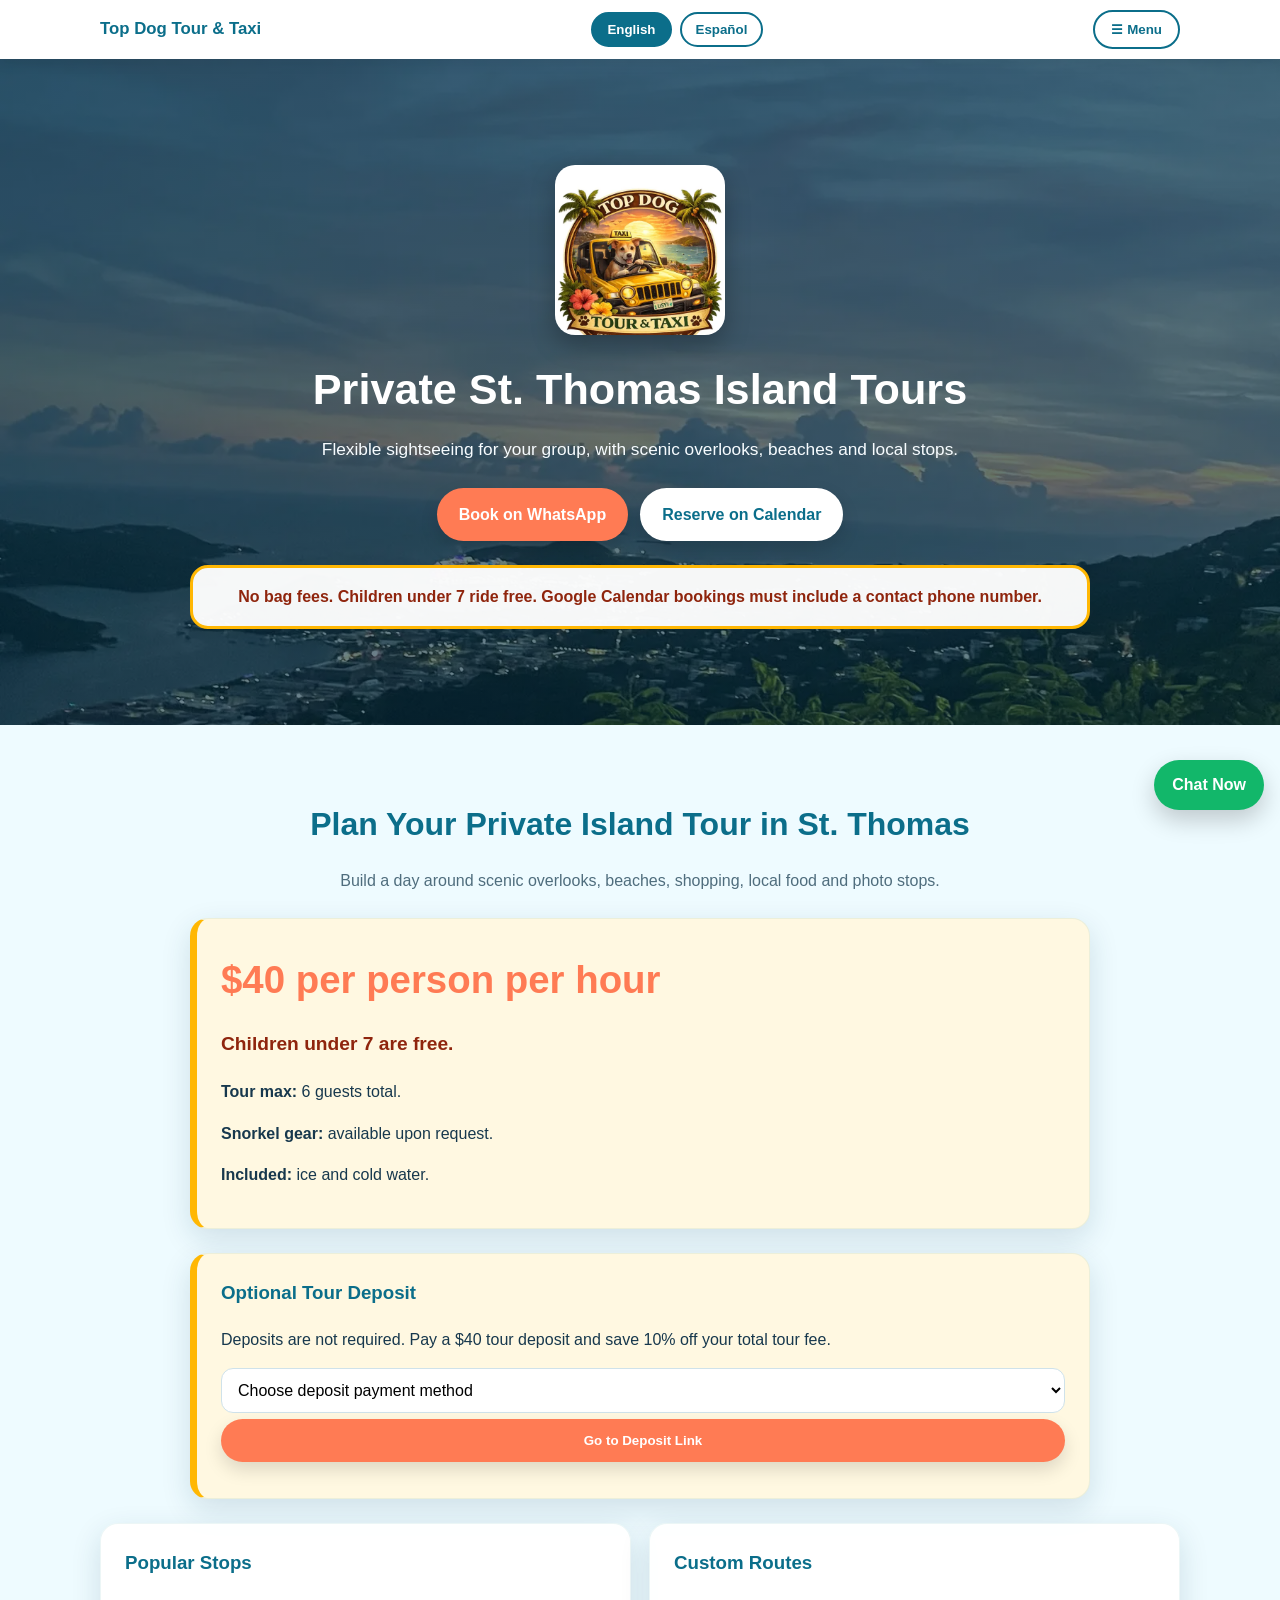
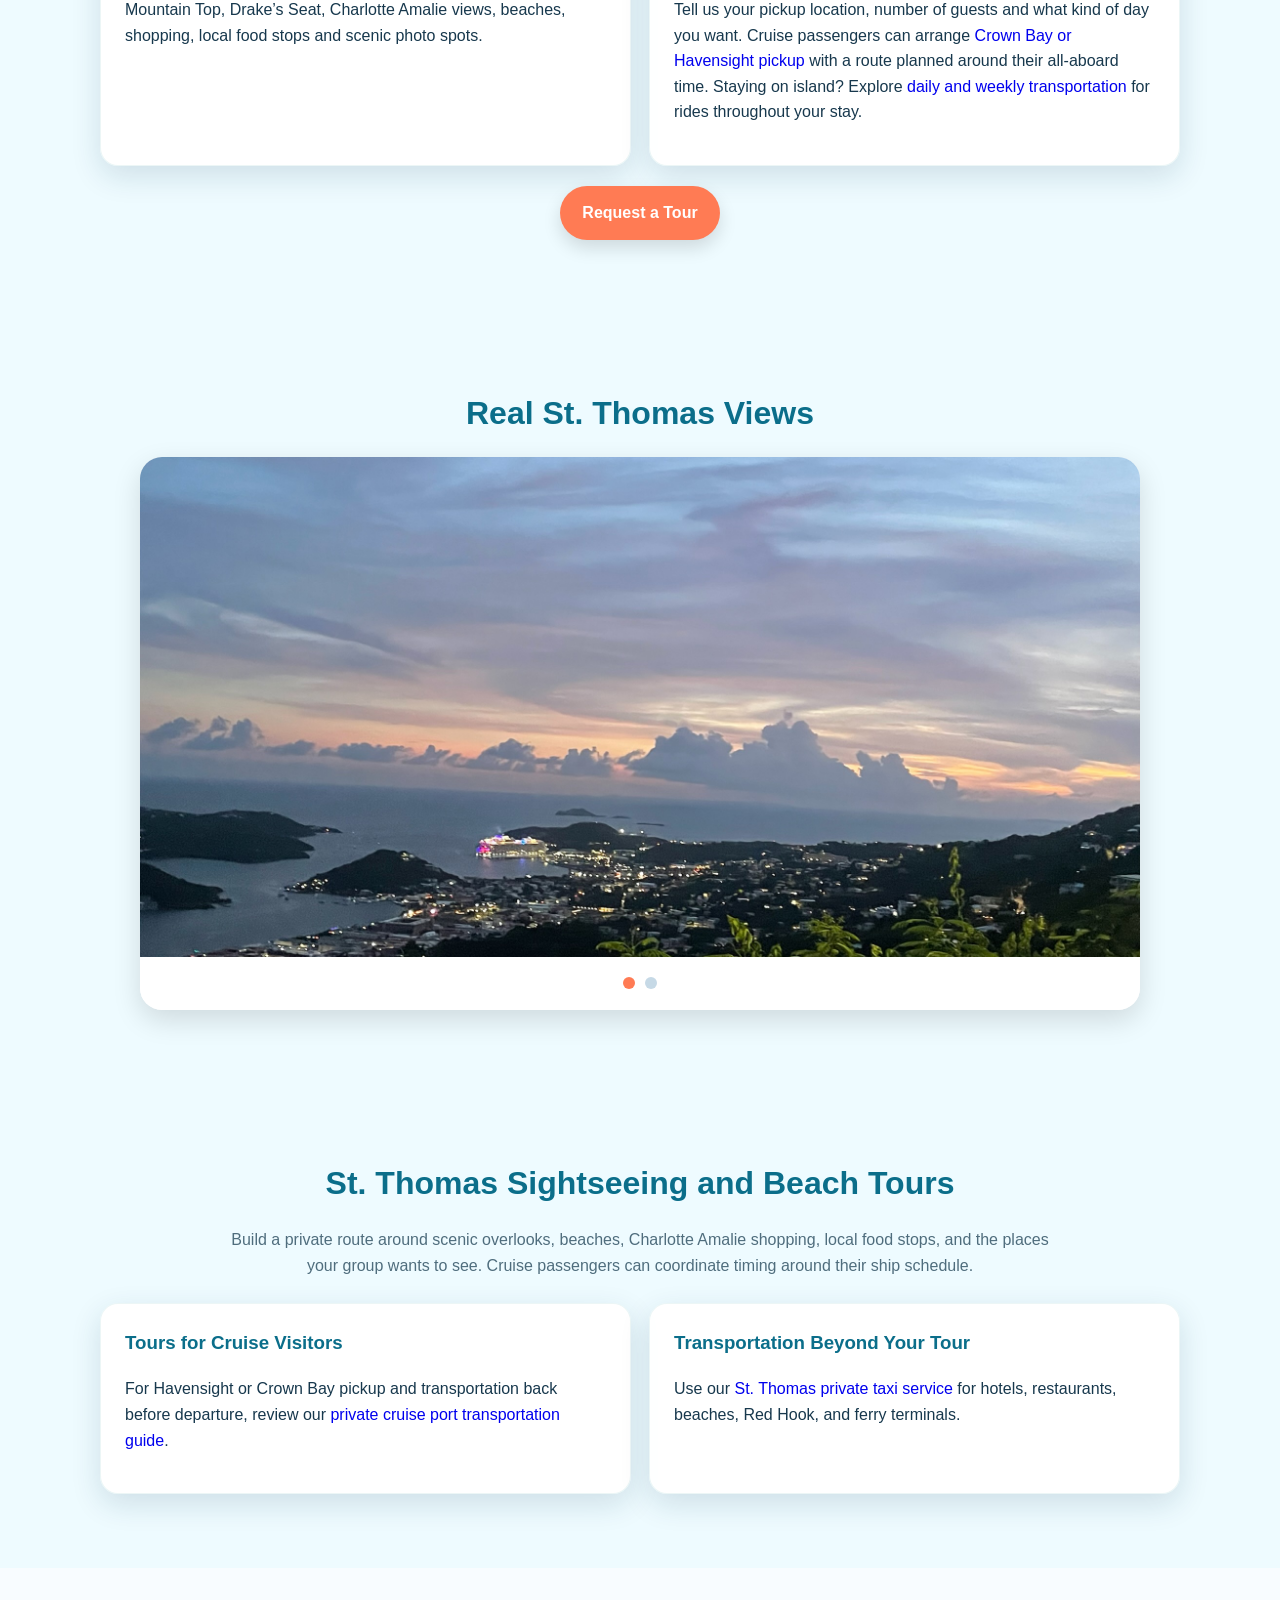
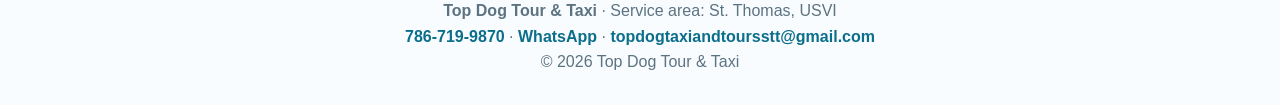
<file: tours.html>
<!DOCTYPE html><html lang="en"><head><meta charset="UTF-8"><meta name="viewport" content="width=device-width, initial-scale=1.0"><style>
*{box-sizing:border-box}
:root{
  --ocean:#0b6e8a;--teal:#0f8b8d;--sun:#ffb703;--coral:#ff7b54;--text:#17384d;
  --shadow:0 10px 30px rgba(13,59,85,.14);--radius:18px;
}
body{margin:0;font-family:Arial,sans-serif;background:#eefbff;color:var(--text);line-height:1.6}
a{text-decoration:none}.container{max-width:1120px;margin:auto;padding:20px}
.topbar{position:sticky;top:0;z-index:99;background:rgba(255,255,255,.96);box-shadow:0 4px 14px #0001}
.topbar-inner{max-width:1120px;margin:auto;padding:10px 20px;display:flex;align-items:center;justify-content:space-between;gap:12px}
.brand{font-weight:900;color:var(--ocean);font-size:1.05rem}
.menu-wrap{position:relative}
.menu-button{border:2px solid var(--ocean);background:white;color:var(--ocean);border-radius:999px;padding:10px 16px;font-weight:900;cursor:pointer}
.menu{display:none;position:absolute;right:0;top:48px;background:white;min-width:260px;border-radius:18px;box-shadow:0 12px 32px #0002;overflow:hidden;border:1px solid #dbeaf0}
.menu.open{display:block}.menu a{display:block;padding:13px 16px;color:var(--text);font-weight:800;border-bottom:1px solid #eef4f6}.menu a:hover{background:#eefbff}
.langs{display:flex;gap:8px}.lang-btn{border:2px solid var(--ocean);background:white;color:var(--ocean);padding:8px 14px;border-radius:999px;font-weight:900;cursor:pointer}.lang-btn.active{background:var(--ocean);color:white}
header{color:white;text-align:center;padding:86px 20px 76px;background-size:cover;background-position:center;background-repeat:no-repeat;position:relative}
header:before{content:"";position:absolute;inset:0;background:linear-gradient(rgba(7,46,62,.68),rgba(7,46,62,.58));z-index:0}
header .container{position:relative;z-index:1}
.top-logo{width:170px;max-width:82%;display:block;margin:0 auto 20px;border-radius:20px;box-shadow:0 10px 25px #0004}
.logo-fallback{display:none;margin:0 auto 20px;background:white;color:var(--ocean);border:3px solid var(--sun);border-radius:20px;padding:18px;max-width:330px;font-size:1.5rem;font-weight:900}
h1{font-size:2.7rem;margin:0 0 12px}.subtitle{max-width:850px;margin:0 auto 24px;color:#f7fcff;font-size:1.08rem}
.button-row{display:flex;flex-wrap:wrap;justify-content:center;gap:12px;margin-top:20px}
.btn{display:inline-block;padding:14px 22px;border-radius:999px;font-weight:900;text-align:center;box-shadow:0 8px 18px #0002;border:0;cursor:pointer}
.btn-primary{background:var(--coral);color:white}.btn-secondary{background:white;color:var(--ocean)}.btn-gold{background:var(--sun);color:#17384d}
.notice{max-width:900px;margin:24px auto 0;background:#fffffff5;color:#8f250d;border:3px solid var(--sun);border-radius:18px;padding:16px;font-weight:900}
section{padding:54px 0}h2{text-align:center;color:var(--ocean);font-size:2rem;margin:0 0 18px}.section-note{max-width:850px;margin:0 auto 24px;text-align:center;color:#4f6d7d}
.grid{display:grid;grid-template-columns:repeat(auto-fit,minmax(245px,1fr));gap:18px}.card,.highlight{background:#fffffff2;border-radius:18px;padding:24px;box-shadow:var(--shadow);border:1px solid #0f8b8d14}.card h3,.highlight h3{margin-top:0;color:var(--ocean)}
.highlight{max-width:900px;margin:24px auto;background:#fff8e1;border-left:7px solid var(--sun)}
.big-price{font-size:2.4rem;font-weight:900;color:var(--coral);margin:6px 0}.important{font-size:1.2rem;font-weight:900;color:#8f250d}
.form-grid{display:grid;grid-template-columns:1fr 1fr;gap:24px}.field{display:flex;flex-direction:column;gap:6px;margin-bottom:12px}
label{font-weight:900;color:var(--ocean)}input,select{width:100%;padding:12px;border:1px solid #cfe2ea;border-radius:12px;font-size:1rem;background:white}
.help-text{font-size:.92rem;color:#617d8c}.calc-btn{width:100%;padding:15px;background:linear-gradient(135deg,var(--coral),var(--sun));color:white;border:0;border-radius:999px;font-weight:900;font-size:1rem;cursor:pointer}
.quote-total{font-size:2.1rem;font-weight:900;color:var(--coral)}.quote-box{background:#fff9ef;border-radius:16px;padding:18px;border:1px solid #e7eef1}
.slideshow{max-width:1000px;margin:auto;overflow:hidden;border-radius:22px;box-shadow:0 10px 28px #0002;background:white}.slides{display:none;width:100%;height:500px;object-fit:cover}.slides.active{display:block}
.dots{text-align:center;padding:14px;background:white}.dot{height:12px;width:12px;margin:0 5px;background:#c6d9e6;border-radius:50%;display:inline-block;cursor:pointer}.dot.active{background:var(--coral)}
.video-grid{display:grid;grid-template-columns:repeat(auto-fit,minmax(280px,1fr));gap:18px}.video-box{background:#fffffff2;border-radius:18px;padding:18px;box-shadow:var(--shadow)}video{width:100%;border-radius:16px;background:#123;display:block;max-height:420px}
footer{text-align:center;padding:30px;color:#5c7381;background:#f8fcff}footer a{color:var(--ocean);font-weight:800}.quick-contact{display:none}
body.darkpage{background:#071826;color:#f5fbff}
body.darkpage .topbar{background:rgba(7,24,38,.95)}body.darkpage .brand{color:white}body.darkpage .menu-button{background:transparent;color:white;border-color:#59b8c9}body.darkpage .lang-btn{background:transparent;color:white;border-color:#59b8c9}body.darkpage .lang-btn.active{background:#59b8c9;color:#071826}
body.darkpage header:before{background:linear-gradient(rgba(5,18,30,.78),rgba(5,18,30,.88))}
body.darkpage .card,body.darkpage .highlight,body.darkpage .video-box{background:rgba(255,255,255,.10);color:#f5fbff;border:1px solid rgba(255,255,255,.16);backdrop-filter:blur(8px)}
body.darkpage .card h3,body.darkpage .highlight h3,body.darkpage h2{color:#d9f4ff}body.darkpage .section-note{color:#dbe9f1}body.darkpage footer{background:#071826;color:#dbe9f1}
@media(max-width:850px){body{padding-bottom:82px}.form-grid{grid-template-columns:1fr}.topbar-inner{align-items:flex-start}.langs{flex-wrap:wrap}.btn{width:100%}h1{font-size:2rem}.slides{height:310px}.menu{right:0;left:auto}.quick-contact{position:fixed;right:9px;bottom:9px;left:9px;z-index:120;display:grid;grid-template-columns:.72fr 1.28fr;gap:8px;padding:8px;border-radius:18px;background:rgba(255,255,255,.97);box-shadow:0 16px 40px rgba(7,59,76,.25)}.quick-contact .btn{min-height:48px;padding:12px 10px}}
.floating-sms{position:fixed;right:16px;bottom:90px;z-index:1100;background:#12b76a;color:#fff;padding:12px 18px;border-radius:999px;font-weight:900;text-decoration:none;box-shadow:0 10px 24px #0003}</style>
<title>Private St. Thomas Island Tours | Top Dog Tour &amp; Taxi</title>
<meta name="description" content="Plan a private St. Thomas island tour with beaches, scenic overlooks, shopping, food stops, and a custom route for your group.">
<meta name="robots" content="index,follow,max-image-preview:large">
<link rel="canonical" href="https://topdogtourandtaxi.com/tours.html">
<meta property="og:title" content="Private St. Thomas Island Tours | Top Dog Tour &amp; Taxi">
<meta property="og:description" content="Plan a private St. Thomas island tour with beaches, scenic overlooks, shopping, food stops, and a custom route for your group.">
<meta property="og:url" content="https://topdogtourandtaxi.com/tours.html">
<meta property="og:type" content="website">

<script type="application/ld+json">{"@context":"https://schema.org","@graph":[{"@type":"TaxiService","@id":"https://topdogtourandtaxi.com/#business","name":"Top Dog Tour & Taxi","url":"https://topdogtourandtaxi.com/","telephone":"+1-786-719-9870","image":"https://topdogtourandtaxi.com/logo1.png","areaServed":{"@type":"Place","name":"St. Thomas, U.S. Virgin Islands"}},{"@type":"Service","@id":"https://topdogtourandtaxi.com/tours.html#service","name":"Private St. Thomas Island Tours","serviceType":"Private sightseeing and beach tours","url":"https://topdogtourandtaxi.com/tours.html","provider":{"@id":"https://topdogtourandtaxi.com/#business"},"areaServed":{"@type":"Place","name":"St. Thomas, U.S. Virgin Islands"},"description":"Customized private St. Thomas tours with beaches, scenic overlooks, shopping, and food stops."},{"@type":"BreadcrumbList","itemListElement":[{"@type":"ListItem","position":1,"name":"Home","item":"https://topdogtourandtaxi.com/"},{"@type":"ListItem","position":2,"name":"Private St. Thomas Island Tours","item":"https://topdogtourandtaxi.com/tours.html"}]}]}</script>
</head><body>
<div class="topbar">
  <div class="topbar-inner">
    <div class="brand">Top Dog Tour &amp; Taxi</div>
    <div class="langs">
      <button class="lang-btn active" onclick="setLanguage('en')" id="btnEn">English</button>
      <button class="lang-btn" onclick="setLanguage('es')" id="btnEs">Español</button>
    </div>
    <div class="menu-wrap">
      <button class="menu-button" id="menuButton" onclick="toggleMenu()" aria-label="Open navigation menu" aria-controls="mainMenu">☰ Menu</button>
      <nav class="menu" id="mainMenu">
        <a href="index.html">Home</a>
        <a href="airport.html">Airport Pickups</a>
        <a href="local-rides.html">Local Rides</a>
        <a href="tours.html">Island Tours</a>
        <a href="grocery.html">Grocery & Essentials</a>
        <a href="weekly-rates.html">Daily / Weekly Rates</a>
        <a href="shore-fishing.html">Nighttime Shore Fishing</a>
        <a href="about.html">About Us</a>
        <a href="https://wa.me/17867199870" target="_blank" rel="noopener">Book on WhatsApp</a>
      </nav>
    </div>
  </div>
</div>
<header style="background-image:url('hero-st-thomas.webp')"><div class="container"><img src="logo-mark.webp" class="top-logo" alt="Top Dog Tour and Taxi Logo" onerror="this.style.display='none';document.getElementById('logoFallback').style.display='block';"><div id="logoFallback" class="logo-fallback">Top Dog Tour &amp; Taxi</div><h1>Private St. Thomas Island Tours</h1><p class="subtitle">Flexible sightseeing for your group, with scenic overlooks, beaches and local stops.</p><div class="button-row"><a class="btn btn-primary" href="https://wa.me/17867199870" target="_blank" rel="noopener">Book on WhatsApp</a><a class="btn btn-secondary" href="https://calendar.app.google/QhGbrGE2vqHfdK3t5" target="_blank" rel="noopener">Reserve on Calendar</a></div><div class="notice" data-en="No bag fees. Children under 7 ride free. Google Calendar bookings must include a contact phone number." data-es="Sin cargos por maletas. Niños menores de 7 viajan gratis. Las reservas por Google Calendar deben incluir un número de teléfono.">No bag fees. Children under 7 ride free. Google Calendar bookings must include a contact phone number.</div></div></header><section><div class="container"><h2>Plan Your Private Island Tour in St. Thomas</h2><p class="section-note">Build a day around scenic overlooks, beaches, shopping, local food and photo stops.</p><div class="highlight"><p class="big-price">$40 per person per hour</p><p class="important">Children under 7 are free.</p><p><b>Tour max:</b> 6 guests total.</p><p><b>Snorkel gear:</b> available upon request.</p><p><b>Included:</b> ice and cold water.</p></div><div class="highlight"><h3>Optional Tour Deposit</h3><p>Deposits are not required. Pay a $40 tour deposit and save 10% off your total tour fee.</p><div class="field"><select id="depositTour"><option value="">Choose deposit payment method</option><option value="https://venmo.com/u/Lauren-Rice-49">Venmo</option><option value="https://cash.app/$topdogtourandtaxi">Cash App</option></select><button class="btn btn-primary" type="button" onclick="goToDeposit('depositTour')">Go to Deposit Link</button></div></div><div class="grid"><div class="card"><h3>Popular Stops</h3><p>Mountain Top, Drake’s Seat, Charlotte Amalie views, beaches, shopping, local food stops and scenic photo spots.</p></div><div class="card"><h3>Custom Routes</h3><p>Tell us your pickup location, number of guests and what kind of day you want. Cruise passengers can arrange <a href="cruise-pickup.html">Crown Bay or Havensight pickup</a> with a route planned around their all-aboard time. Staying on island? Explore <a href="weekly-rates.html">daily and weekly transportation</a> for rides throughout your stay.</p></div></div><div class="button-row"><a class="btn btn-primary" href="https://wa.me/17867199870?text=Hi%20Top%20Dog%20Tour%20%26%20Taxi%2C%20I%20am%20interested%20in%20a%20tour.%20My%20date%20is%3A%20%20Number%20of%20adults%3A%20%20Children%20under%207%3A%20%20Pickup%20location%3A%20%20Snorkel%20gear%20needed%3A%20" target="_blank" rel="noopener">Request a Tour</a></div></div></section><section><div class="container"><h2>Real St. Thomas Views</h2><div class="slideshow">
<img class="slides active" src="Slideshow-1.JPG" alt="Charlotte Amalie harbor overlook at sunset in St. Thomas" loading="lazy"><img class="slides" src="Slideshow-2.JPG" alt="Historic Blackbeard's Castle in St. Thomas" loading="lazy">
<div class="dots"><span class="dot active" onclick="showSlide(0)"></span><span class="dot" onclick="showSlide(1)"></span></div></div></div></section><section><div class="container"><h2>St. Thomas Sightseeing and Beach Tours</h2><p class="section-note">Build a private route around scenic overlooks, beaches, Charlotte Amalie shopping, local food stops, and the places your group wants to see. Cruise passengers can coordinate timing around their ship schedule.</p><div class="grid"><div class="card"><h3>Tours for Cruise Visitors</h3><p>For Havensight or Crown Bay pickup and transportation back before departure, review our <a href="cruise-pickup.html">private cruise port transportation guide</a>.</p></div><div class="card"><h3>Transportation Beyond Your Tour</h3><p>Use our <a href="local-rides.html">St. Thomas private taxi service</a> for hotels, restaurants, beaches, Red Hook, and ferry terminals.</p></div></div></div></section><footer><strong>Top Dog Tour &amp; Taxi</strong> · Service area: St. Thomas, USVI<br><a href="tel:+17867199870">786-719-9870</a> · <a href="https://wa.me/17867199870" target="_blank" rel="noopener">WhatsApp</a> · <a href="mailto:topdogtaxiandtoursstt@gmail.com">topdogtaxiandtoursstt@gmail.com</a><br>© 2026 Top Dog Tour &amp; Taxi</footer><nav class="quick-contact" aria-label="Quick contact"><a class="btn btn-secondary" href="tel:+17867199870">Call</a><a class="btn btn-primary" href="https://wa.me/17867199870?text=Hi%20Top%20Dog%2C%20I%20want%20to%20plan%20a%20St.%20Thomas%20tour." target="_blank" rel="noopener">WhatsApp quote</a></nav><script>
let currentLanguage='en';
function setLanguage(lang){
 currentLanguage=lang;document.documentElement.lang=lang;
 const en=document.getElementById('btnEn'), es=document.getElementById('btnEs');
 if(en&&es){en.classList.toggle('active',lang==='en');es.classList.toggle('active',lang==='es');}
 document.querySelectorAll('[data-en][data-es]').forEach(e=>e.textContent=e.getAttribute('data-'+lang));
}
function toggleMenu(){document.getElementById('mainMenu').classList.toggle('open')}
document.addEventListener('click',function(e){const m=document.getElementById('mainMenu'), b=document.getElementById('menuButton'); if(m&&b&&!m.contains(e.target)&&!b.contains(e.target)){m.classList.remove('open')}})
function money(n){return '$'+Number(n).toFixed(2)}
function goToDeposit(id){let u=document.getElementById(id).value;if(!u){alert(currentLanguage==='es'?'Elija un método de depósito.':'Choose a deposit method.');return}window.open(u,'_blank')}
let s=0;const slides=document.querySelectorAll('.slides'),dots=document.querySelectorAll('.dot');
function showSlide(i){slides.forEach(x=>x.classList.remove('active'));dots.forEach(x=>x.classList.remove('active'));if(slides[i])slides[i].classList.add('active');if(dots[i])dots[i].classList.add('active');s=i}
setInterval(()=>{if(slides.length){s=(s+1)%slides.length;showSlide(s)}},3500);
</script><a class="floating-sms" href="sms:+17867199870" aria-label="Text Top Dog Tour and Taxi">Chat Now</a></body></html>
</file>
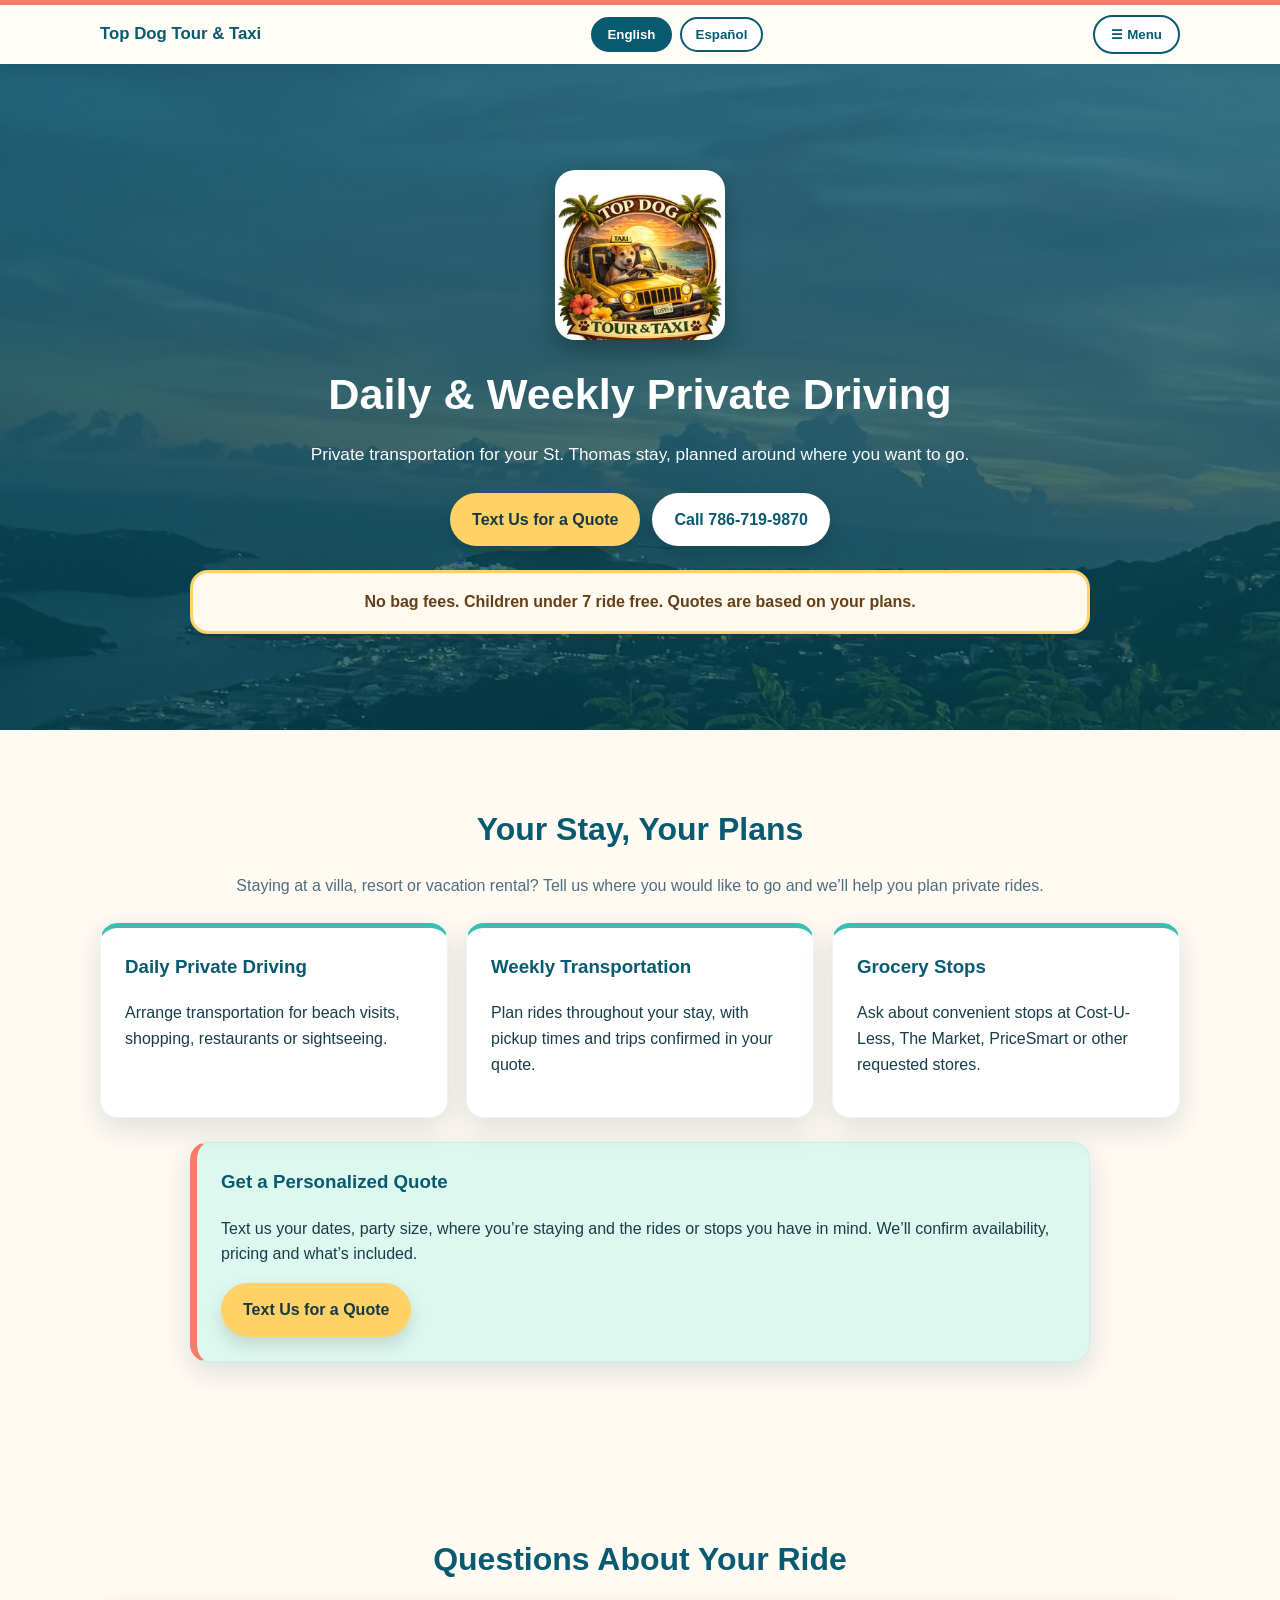
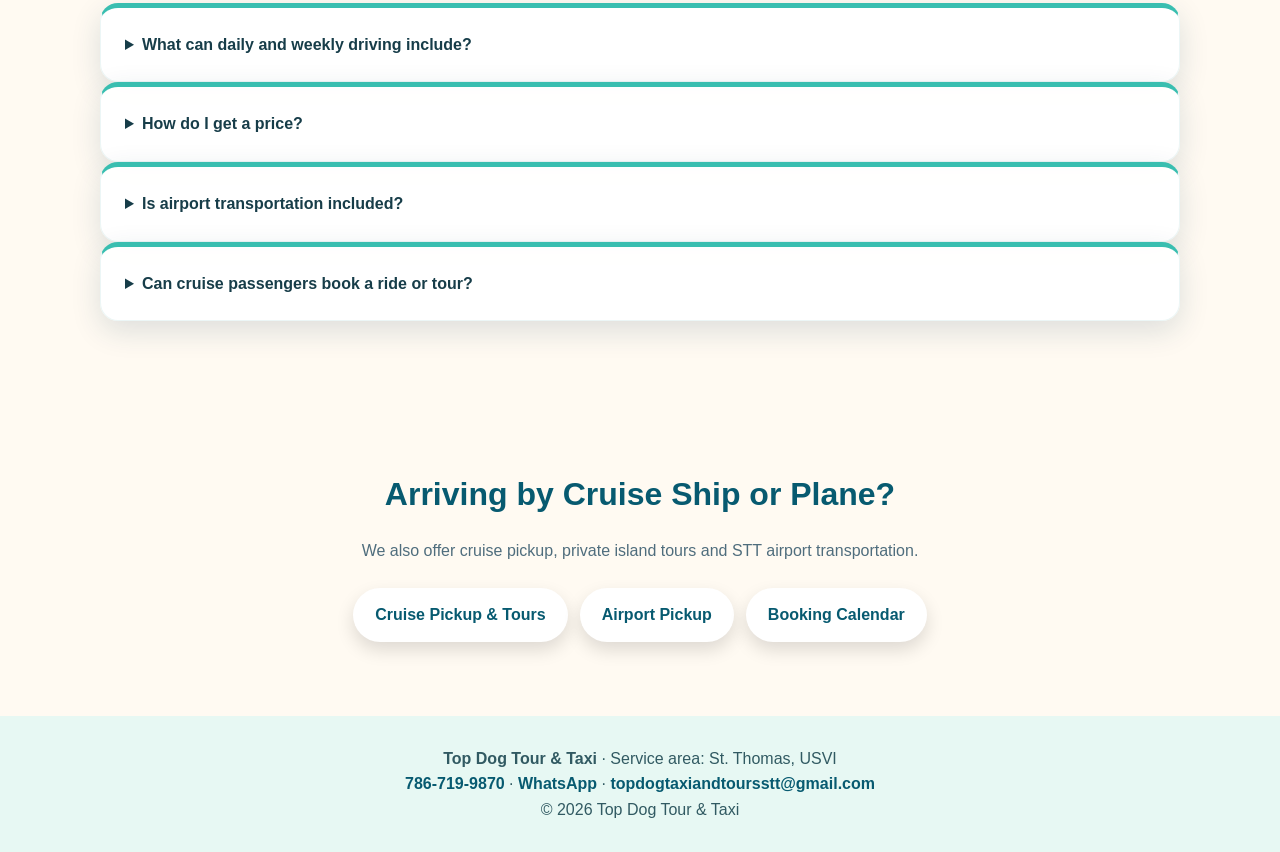
<file: weekly-rates.html>
<!DOCTYPE html><html lang="en"><head><meta charset="UTF-8"><meta name="viewport" content="width=device-width, initial-scale=1.0"><style>
*{box-sizing:border-box}
:root{
  --ocean:#0b6e8a;--teal:#0f8b8d;--sun:#ffb703;--coral:#ff7b54;--text:#17384d;
  --shadow:0 10px 30px rgba(13,59,85,.14);--radius:18px;
}
body{margin:0;font-family:Arial,sans-serif;background:#eefbff;color:var(--text);line-height:1.6}
a{text-decoration:none}.container{max-width:1120px;margin:auto;padding:20px}
.topbar{position:sticky;top:0;z-index:99;background:rgba(255,255,255,.96);box-shadow:0 4px 14px #0001}
.topbar-inner{max-width:1120px;margin:auto;padding:10px 20px;display:flex;align-items:center;justify-content:space-between;gap:12px}
.brand{font-weight:900;color:var(--ocean);font-size:1.05rem}
.menu-wrap{position:relative}
.menu-button{border:2px solid var(--ocean);background:white;color:var(--ocean);border-radius:999px;padding:10px 16px;font-weight:900;cursor:pointer}
.menu{display:none;position:absolute;right:0;top:48px;background:white;min-width:260px;border-radius:18px;box-shadow:0 12px 32px #0002;overflow:hidden;border:1px solid #dbeaf0}
.menu.open{display:block}.menu a{display:block;padding:13px 16px;color:var(--text);font-weight:800;border-bottom:1px solid #eef4f6}.menu a:hover{background:#eefbff}
.langs{display:flex;gap:8px}.lang-btn{border:2px solid var(--ocean);background:white;color:var(--ocean);padding:8px 14px;border-radius:999px;font-weight:900;cursor:pointer}.lang-btn.active{background:var(--ocean);color:white}
header{color:white;text-align:center;padding:86px 20px 76px;background-size:cover;background-position:center;background-repeat:no-repeat;position:relative}
header:before{content:"";position:absolute;inset:0;background:linear-gradient(rgba(7,46,62,.68),rgba(7,46,62,.58));z-index:0}
header .container{position:relative;z-index:1}
.top-logo{width:170px;max-width:82%;display:block;margin:0 auto 20px;border-radius:20px;box-shadow:0 10px 25px #0004}
.logo-fallback{display:none;margin:0 auto 20px;background:white;color:var(--ocean);border:3px solid var(--sun);border-radius:20px;padding:18px;max-width:330px;font-size:1.5rem;font-weight:900}
h1{font-size:2.7rem;margin:0 0 12px}.subtitle{max-width:850px;margin:0 auto 24px;color:#f7fcff;font-size:1.08rem}
.button-row{display:flex;flex-wrap:wrap;justify-content:center;gap:12px;margin-top:20px}
.btn{display:inline-block;padding:14px 22px;border-radius:999px;font-weight:900;text-align:center;box-shadow:0 8px 18px #0002;border:0;cursor:pointer}
.btn-primary{background:var(--coral);color:white}.btn-secondary{background:white;color:var(--ocean)}.btn-gold{background:var(--sun);color:#17384d}
.notice{max-width:900px;margin:24px auto 0;background:#fffffff5;color:#8f250d;border:3px solid var(--sun);border-radius:18px;padding:16px;font-weight:900}
section{padding:54px 0}h2{text-align:center;color:var(--ocean);font-size:2rem;margin:0 0 18px}.section-note{max-width:850px;margin:0 auto 24px;text-align:center;color:#4f6d7d}
.grid{display:grid;grid-template-columns:repeat(auto-fit,minmax(245px,1fr));gap:18px}.card,.highlight{background:#fffffff2;border-radius:18px;padding:24px;box-shadow:var(--shadow);border:1px solid #0f8b8d14}.card h3,.highlight h3{margin-top:0;color:var(--ocean)}
.highlight{max-width:900px;margin:24px auto;background:#fff8e1;border-left:7px solid var(--sun)}
.big-price{font-size:2.4rem;font-weight:900;color:var(--coral);margin:6px 0}.important{font-size:1.2rem;font-weight:900;color:#8f250d}
.form-grid{display:grid;grid-template-columns:1fr 1fr;gap:24px}.field{display:flex;flex-direction:column;gap:6px;margin-bottom:12px}
label{font-weight:900;color:var(--ocean)}input,select{width:100%;padding:12px;border:1px solid #cfe2ea;border-radius:12px;font-size:1rem;background:white}
.help-text{font-size:.92rem;color:#617d8c}.calc-btn{width:100%;padding:15px;background:linear-gradient(135deg,var(--coral),var(--sun));color:white;border:0;border-radius:999px;font-weight:900;font-size:1rem;cursor:pointer}
.quote-total{font-size:2.1rem;font-weight:900;color:var(--coral)}.quote-box{background:#fff9ef;border-radius:16px;padding:18px;border:1px solid #e7eef1}
.slideshow{max-width:1000px;margin:auto;overflow:hidden;border-radius:22px;box-shadow:0 10px 28px #0002;background:white}.slides{display:none;width:100%;height:500px;object-fit:cover}.slides.active{display:block}
.dots{text-align:center;padding:14px;background:white}.dot{height:12px;width:12px;margin:0 5px;background:#c6d9e6;border-radius:50%;display:inline-block;cursor:pointer}.dot.active{background:var(--coral)}
.video-grid{display:grid;grid-template-columns:repeat(auto-fit,minmax(280px,1fr));gap:18px}.video-box{background:#fffffff2;border-radius:18px;padding:18px;box-shadow:var(--shadow)}video{width:100%;border-radius:16px;background:#123;display:block;max-height:420px}
footer{text-align:center;padding:30px;color:#5c7381;background:#f8fcff}footer a{color:var(--ocean);font-weight:800}.quick-contact{display:none}
body.darkpage{background:#071826;color:#f5fbff}
body.darkpage .topbar{background:rgba(7,24,38,.95)}body.darkpage .brand{color:white}body.darkpage .menu-button{background:transparent;color:white;border-color:#59b8c9}body.darkpage .lang-btn{background:transparent;color:white;border-color:#59b8c9}body.darkpage .lang-btn.active{background:#59b8c9;color:#071826}
body.darkpage header:before{background:linear-gradient(rgba(5,18,30,.78),rgba(5,18,30,.88))}
body.darkpage .card,body.darkpage .highlight,body.darkpage .video-box{background:rgba(255,255,255,.10);color:#f5fbff;border:1px solid rgba(255,255,255,.16);backdrop-filter:blur(8px)}
body.darkpage .card h3,body.darkpage .highlight h3,body.darkpage h2{color:#d9f4ff}body.darkpage .section-note{color:#dbe9f1}body.darkpage footer{background:#071826;color:#dbe9f1}
@media(max-width:850px){body{padding-bottom:82px}.form-grid{grid-template-columns:1fr}.topbar-inner{align-items:flex-start}.langs{flex-wrap:wrap}.btn{width:100%}h1{font-size:2rem}.slides{height:310px}.menu{right:0;left:auto}.quick-contact{position:fixed;right:9px;bottom:9px;left:9px;z-index:120;display:grid;grid-template-columns:.72fr 1.28fr;gap:8px;padding:8px;border-radius:18px;background:rgba(255,255,255,.97);box-shadow:0 16px 40px rgba(7,59,76,.25)}.quick-contact .btn{min-height:48px;padding:12px 10px}}
.floating-sms{position:fixed;right:16px;bottom:90px;z-index:1100;background:#12b76a;color:#fff;padding:12px 18px;border-radius:999px;font-weight:900;text-decoration:none;box-shadow:0 10px 24px #0003}

/* Tropical coastal refresh */
:root{--ocean:#075a70;--deep:#073f55;--teal:#007e7d;--coral:#f47d69;--sun:#ffd166;--cream:#fff5e6;--text:#173d49}
body{background:#fffaf2}.topbar{border-top:5px solid #f47d69;background:rgba(255,253,246,.98)}
header:before{background:linear-gradient(rgba(4,76,91,.72),rgba(3,69,83,.77))}.btn{min-height:48px}.btn-primary{background:#ffd166;color:#173845}.btn-secondary{background:#fff;color:#075a70}
.card{border-top:5px solid #39beb0}.highlight{background:#ddf8ef;border-left-color:#f47d69}.notice{background:#fff9ef;color:#634018;border-color:#ffd166}
footer{background:#e7f8f3;color:#315a62}.floating-sms{display:none}
@media(max-width:850px){.quick-contact{grid-template-columns:1.2fr .8fr}}

</style>
<title>St. Thomas Daily &amp; Weekly Transportation | Top Dog</title>
<meta name="description" content="Daily and weekly private driving in St. Thomas for beaches, shopping, restaurants and grocery stops. Text Top Dog for a personalized quote.">
<meta name="robots" content="index,follow,max-image-preview:large">
<link rel="canonical" href="https://topdogtourandtaxi.com/weekly-rates.html">
<meta property="og:title" content="St. Thomas Daily &amp; Weekly Transportation | Top Dog">
<meta property="og:description" content="Daily and weekly private driving in St. Thomas for beaches, shopping, restaurants and grocery stops. Text Top Dog for a personalized quote.">
<meta property="og:url" content="https://topdogtourandtaxi.com/weekly-rates.html">
<meta property="og:type" content="website">

<script type="application/ld+json">{"@context":"https://schema.org","@graph":[{"@type":"TaxiService","@id":"https://topdogtourandtaxi.com/#business","name":"Top Dog Tour & Taxi","url":"https://topdogtourandtaxi.com/","telephone":"+1-786-719-9870","image":"https://topdogtourandtaxi.com/logo1.png","areaServed":{"@type":"Place","name":"St. Thomas, U.S. Virgin Islands"}},{"@type":"Service","@id":"https://topdogtourandtaxi.com/weekly-rates.html#service","name":"St. Thomas Daily and Weekly Transportation","serviceType":"Daily and weekly private transportation","url":"https://topdogtourandtaxi.com/weekly-rates.html","provider":{"@id":"https://topdogtourandtaxi.com/#business"},"areaServed":{"@type":"Place","name":"St. Thomas, U.S. Virgin Islands"},"description":"Daily and weekly private transportation in St. Thomas for beaches, restaurants, grocery stores, excursions and other requested stops. Schedules and pricing are confirmed in a personalized quote."},{"@type":"BreadcrumbList","itemListElement":[{"@type":"ListItem","position":1,"name":"Home","item":"https://topdogtourandtaxi.com/"},{"@type":"ListItem","position":2,"name":"St. Thomas Daily and Weekly Transportation","item":"https://topdogtourandtaxi.com/weekly-rates.html"}]},{"@type":"FAQPage","mainEntity":[{"@type":"Question","name":"What can daily and weekly driving include?","acceptedAnswer":{"@type":"Answer","text":"Tell us where you want to go, such as beaches, restaurants, grocery stores or excursions. We will confirm the schedule and included rides in your quote."}},{"@type":"Question","name":"How do I get a price?","acceptedAnswer":{"@type":"Answer","text":"Text your travel dates, where you are staying, group size and expected rides for a personalized quote."}},{"@type":"Question","name":"Is airport transportation included?","acceptedAnswer":{"@type":"Answer","text":"Airport pickup can be requested separately. Your quote will confirm which rides are included."}},{"@type":"Question","name":"Can cruise passengers book a ride or tour?","acceptedAnswer":{"@type":"Answer","text":"Yes. Cruise passengers can request pickup at Crown Bay or Havensight for beach transportation or a private island tour."}}]}]}</script>
</head><body>
<div class="topbar">
  <div class="topbar-inner">
    <div class="brand">Top Dog Tour &amp; Taxi</div>
    <div class="langs">
      <button class="lang-btn active" onclick="setLanguage('en')" id="btnEn">English</button>
      <button class="lang-btn" onclick="setLanguage('es')" id="btnEs">Español</button>
    </div>
    <div class="menu-wrap">
      <button class="menu-button" id="menuButton" onclick="toggleMenu()" aria-label="Open navigation menu" aria-controls="mainMenu">☰ Menu</button>
      <nav class="menu" id="mainMenu">
        <a href="index.html">Home</a>
        <a href="airport.html">Airport Pickups</a>
        <a href="cruise-pickup.html">Cruise Pickup &amp; Tours</a>
        <a href="local-rides.html">Local Rides</a>
        <a href="tours.html">Island Tours</a>
        <a href="grocery.html">Grocery & Essentials</a>
        <a href="weekly-rates.html">Daily / Weekly Rates</a>
        <a href="shore-fishing.html">Nighttime Shore Fishing</a>
        <a href="about.html">About Us</a>
        <a href="https://wa.me/17867199870" target="_blank" rel="noopener">Book on WhatsApp</a>
      </nav>
    </div>
  </div>
</div>
<header style="background-image:url('hero-st-thomas.webp')"><div class="container"><img src="logo-mark.webp" class="top-logo" alt="Top Dog Tour and Taxi Logo" onerror="this.style.display='none';document.getElementById('logoFallback').style.display='block';"><div id="logoFallback" class="logo-fallback">Top Dog Tour &amp; Taxi</div><h1>Daily &amp; Weekly Private Driving</h1><p class="subtitle">Private transportation for your St. Thomas stay, planned around where you want to go.</p><div class="button-row"><a class="btn btn-primary" href="sms:+17867199870?body=Hi%20Top%20Dog%21%20I%20am%20interested%20in%20daily%20or%20weekly%20private%20driving%20in%20St.%20Thomas.%20Dates%3A%20%20Number%20of%20guests%3A%20%20Where%20we%20are%20staying%3A%20%20Plans%3A%20">Text Us for a Quote</a><a class="btn btn-secondary" href="tel:+17867199870">Call 786-719-9870</a></div><div class="notice" data-en="No bag fees. Children under 7 ride free. Quotes are based on your plans." data-es="Sin cargos por maletas. Niños menores de 7 viajan gratis. Cotizaciones según sus planes.">No bag fees. Children under 7 ride free. Quotes are based on your plans.</div></div></header><main>
<section><div class="container"><h2>Your Stay, Your Plans</h2><p class="section-note">Staying at a villa, resort or vacation rental? Tell us where you would like to go and we’ll help you plan private rides.</p><div class="grid"><article class="card"><h3>Daily Private Driving</h3><p>Arrange transportation for beach visits, shopping, restaurants or sightseeing.</p></article><article class="card"><h3>Weekly Transportation</h3><p>Plan rides throughout your stay, with pickup times and trips confirmed in your quote.</p></article><article class="card"><h3>Grocery Stops</h3><p>Ask about convenient stops at Cost-U-Less, The Market, PriceSmart or other requested stores.</p></article></div><div class="highlight"><h3>Get a Personalized Quote</h3><p>Text us your dates, party size, where you’re staying and the rides or stops you have in mind. We’ll confirm availability, pricing and what’s included.</p><a class="btn btn-primary" href="sms:+17867199870?body=Hi%20Top%20Dog%21%20I%20am%20interested%20in%20daily%20or%20weekly%20private%20driving%20in%20St.%20Thomas.%20Dates%3A%20%20Number%20of%20guests%3A%20%20Where%20we%20are%20staying%3A%20%20Plans%3A%20">Text Us for a Quote</a></div></div></section>
<section><div class="container"><h2>Questions About Your Ride</h2><details class="card"><summary><strong>What can daily and weekly driving include?</strong></summary><p>Tell us where you want to go, such as beaches, restaurants, grocery stores or excursions. We will confirm the schedule and included rides in your quote.</p></details><details class="card"><summary><strong>How do I get a price?</strong></summary><p>Text your travel dates, where you are staying, group size and expected rides for a personalized quote.</p></details><details class="card"><summary><strong>Is airport transportation included?</strong></summary><p>Airport pickup can be requested separately. Your quote will confirm which rides are included.</p></details><details class="card"><summary><strong>Can cruise passengers book a ride or tour?</strong></summary><p>Yes. Cruise passengers can request pickup at Crown Bay or Havensight for beach transportation or a private island tour.</p></details></div></section>
<section><div class="container"><h2>Arriving by Cruise Ship or Plane?</h2><p class="section-note">We also offer cruise pickup, private island tours and STT airport transportation.</p><div class="button-row"><a class="btn btn-secondary" href="cruise-pickup.html">Cruise Pickup &amp; Tours</a><a class="btn btn-secondary" href="airport.html">Airport Pickup</a><a class="btn btn-secondary" href="https://calendar.app.google/QhGbrGE2vqHfdK3t5" target="_blank" rel="noopener">Booking Calendar</a></div></div></section>
</main><footer><strong>Top Dog Tour &amp; Taxi</strong> · Service area: St. Thomas, USVI<br><a href="tel:+17867199870">786-719-9870</a> · <a href="https://wa.me/17867199870" target="_blank" rel="noopener">WhatsApp</a> · <a href="mailto:topdogtaxiandtoursstt@gmail.com">topdogtaxiandtoursstt@gmail.com</a><br>© 2026 Top Dog Tour &amp; Taxi</footer><nav class="quick-contact" aria-label="Quick contact"><a class="btn btn-primary" href="sms:+17867199870?body=Hi%20Top%20Dog%21%20I%20am%20interested%20in%20daily%20or%20weekly%20private%20driving%20in%20St.%20Thomas.%20Dates%3A%20%20Number%20of%20guests%3A%20%20Where%20we%20are%20staying%3A%20%20Plans%3A%20">Text Us</a><a class="btn btn-secondary" href="tel:+17867199870">Call</a></nav><script>
let currentLanguage='en';
function setLanguage(lang){
 currentLanguage=lang;document.documentElement.lang=lang;
 const en=document.getElementById('btnEn'), es=document.getElementById('btnEs');
 if(en&&es){en.classList.toggle('active',lang==='en');es.classList.toggle('active',lang==='es');}
 document.querySelectorAll('[data-en][data-es]').forEach(e=>e.textContent=e.getAttribute('data-'+lang));
}
function toggleMenu(){document.getElementById('mainMenu').classList.toggle('open')}
document.addEventListener('click',function(e){const m=document.getElementById('mainMenu'), b=document.getElementById('menuButton'); if(m&&b&&!m.contains(e.target)&&!b.contains(e.target)){m.classList.remove('open')}})
function money(n){return '$'+Number(n).toFixed(2)}
function goToDeposit(id){let u=document.getElementById(id).value;if(!u){alert(currentLanguage==='es'?'Elija un método de depósito.':'Choose a deposit method.');return}window.open(u,'_blank')}
let s=0;const slides=document.querySelectorAll('.slides'),dots=document.querySelectorAll('.dot');
function showSlide(i){slides.forEach(x=>x.classList.remove('active'));dots.forEach(x=>x.classList.remove('active'));if(slides[i])slides[i].classList.add('active');if(dots[i])dots[i].classList.add('active');s=i}
setInterval(()=>{if(slides.length){s=(s+1)%slides.length;showSlide(s)}},3500);
</script></body></html>
</file>
<file: route.css>
:root {
  --ink: #16333b;
  --muted: #5b7075;
  --navy: #073b4c;
  --teal: #0c8f8a;
  --aqua: #dff5f1;
  --sand: #fbf5e9;
  --gold: #f2b544;
  --white: #fff;
  --line: #d9e3e1;
  --shadow: 0 18px 48px rgba(7, 59, 76, .13);
}

* {
  box-sizing: border-box;
}

html {
  scroll-behavior: smooth;
}

body {
  margin: 0;
  color: var(--ink);
  background: var(--white);
  font-family: Inter, ui-sans-serif, system-ui, -apple-system, BlinkMacSystemFont, "Segoe UI", sans-serif;
  line-height: 1.6;
  -webkit-font-smoothing: antialiased;
}

a {
  color: inherit;
}

.container {
  width: min(1080px, calc(100% - 36px));
  margin-inline: auto;
}

.site-header {
  position: sticky;
  top: 0;
  z-index: 50;
  border-bottom: 1px solid rgba(7, 59, 76, .1);
  background: rgba(255, 255, 255, .96);
  backdrop-filter: blur(12px);
}

.nav {
  min-height: 72px;
  display: flex;
  align-items: center;
  justify-content: space-between;
  gap: 20px;
}

.brand {
  display: flex;
  align-items: center;
  gap: 10px;
  color: var(--navy);
  font-weight: 900;
  text-decoration: none;
}

.brand img {
  width: 46px;
  height: 46px;
  border-radius: 50%;
}

.nav-links {
  display: flex;
  align-items: center;
  gap: 20px;
}

.nav-links > a:not(.button) {
  color: #355057;
  font-size: .92rem;
  font-weight: 800;
  text-decoration: none;
}

.button {
  min-height: 48px;
  display: inline-flex;
  align-items: center;
  justify-content: center;
  padding: 12px 20px;
  border-radius: 999px;
  font-weight: 850;
  line-height: 1.2;
  text-align: center;
  text-decoration: none;
}

.button-gold {
  background: var(--gold);
  color: #302000;
}

.button-teal {
  background: var(--teal);
  color: var(--white);
}

.button-white {
  background: var(--white);
  color: var(--navy);
}

.hero {
  position: relative;
  min-height: 590px;
  display: grid;
  place-items: center;
  overflow: hidden;
  color: var(--white);
  background: var(--navy);
}

.hero img {
  position: absolute;
  inset: 0;
  width: 100%;
  height: 100%;
  object-fit: cover;
}

.hero::after {
  content: "";
  position: absolute;
  inset: 0;
  background: linear-gradient(90deg, rgba(4, 37, 48, .93), rgba(4, 37, 48, .55));
}

.hero-content {
  position: relative;
  z-index: 1;
  max-width: 760px;
  margin-right: auto;
  padding-block: 82px;
}

.eyebrow {
  margin: 0 0 14px;
  color: #bdf8ef;
  font-size: .82rem;
  font-weight: 900;
  letter-spacing: .11em;
  text-transform: uppercase;
}

h1,
h2 {
  margin-top: 0;
  font-family: Georgia, "Times New Roman", serif;
  letter-spacing: -.035em;
  text-wrap: balance;
}

h1 {
  max-width: 760px;
  margin-bottom: 20px;
  font-size: clamp(2.7rem, 6vw, 5.2rem);
  line-height: .98;
}

.hero p:not(.eyebrow) {
  max-width: 670px;
  color: rgba(255, 255, 255, .88);
  font-size: 1.15rem;
}

.actions {
  display: flex;
  flex-wrap: wrap;
  gap: 11px;
  margin-top: 27px;
}

.quick-facts {
  position: relative;
  z-index: 2;
  margin-top: -34px;
}

.fact-grid {
  display: grid;
  grid-template-columns: repeat(4, 1fr);
  overflow: hidden;
  border-radius: 20px;
  background: var(--white);
  box-shadow: var(--shadow);
}

.fact {
  padding: 22px;
  border-right: 1px solid var(--line);
}

.fact:last-child {
  border-right: 0;
}

.fact strong {
  display: block;
  color: var(--navy);
}

.fact span {
  color: var(--muted);
  font-size: .88rem;
}

section {
  padding-block: 86px;
}

.section-heading {
  max-width: 760px;
  margin-bottom: 16px;
  color: var(--navy);
  font-size: clamp(2.1rem, 4.2vw, 3.55rem);
  line-height: 1.05;
}

.section-intro {
  max-width: 760px;
  margin-bottom: 34px;
  color: var(--muted);
  font-size: 1.05rem;
}

.cards {
  display: grid;
  grid-template-columns: repeat(3, 1fr);
  gap: 18px;
}

.card {
  padding: 26px;
  border: 1px solid var(--line);
  border-radius: 20px;
  background: var(--white);
  box-shadow: 0 10px 28px rgba(7, 59, 76, .07);
}

.card h3 {
  margin-top: 0;
  color: var(--navy);
}

.card p {
  margin-bottom: 0;
  color: var(--muted);
}

.rate-section {
  background: var(--sand);
}

.rate-box {
  display: grid;
  grid-template-columns: .9fr 1.1fr;
  gap: 38px;
  align-items: center;
  padding: 38px;
  border-radius: 26px;
  background: var(--white);
  box-shadow: var(--shadow);
}

.rate {
  color: var(--navy);
  font-size: clamp(2.8rem, 7vw, 5rem);
  font-weight: 950;
  line-height: 1;
}

.rate small {
  display: block;
  margin-top: 8px;
  color: var(--muted);
  font-size: .9rem;
  font-weight: 700;
}

.check-list {
  display: grid;
  gap: 10px;
  margin: 0;
  padding: 0;
  list-style: none;
}

.check-list li {
  position: relative;
  padding-left: 30px;
  color: #355057;
  font-weight: 700;
}

.check-list li::before {
  content: "✓";
  position: absolute;
  left: 0;
  color: var(--teal);
  font-weight: 950;
}

.faq {
  max-width: 820px;
}

details {
  padding: 20px 0;
  border-bottom: 1px solid var(--line);
}

summary {
  color: var(--navy);
  font-weight: 850;
  cursor: pointer;
}

details p {
  margin: 12px 0 0;
  color: var(--muted);
}

.cta {
  padding-block: 64px;
  color: var(--white);
  background: var(--navy);
}

.cta-grid {
  display: flex;
  align-items: center;
  justify-content: space-between;
  gap: 30px;
}

.cta h2 {
  margin-bottom: 8px;
  font-size: clamp(2rem, 4vw, 3.25rem);
}

.cta p {
  margin-bottom: 0;
  color: rgba(255, 255, 255, .75);
}

footer {
  padding: 34px 0;
  color: #587076;
  background: #f6faf9;
  text-align: center;
}

footer a {
  color: var(--teal);
  font-weight: 800;
}

.mobile-bar {
  display: none;
}

@media (max-width: 780px) {
  body {
    padding-bottom: 82px;
  }

  .nav-links > a:not(.button) {
    display: none;
  }

  .hero {
    min-height: 520px;
  }

  .hero-content {
    padding-block: 66px;
  }

  .fact-grid {
    grid-template-columns: repeat(2, 1fr);
  }

  .fact:nth-child(2) {
    border-right: 0;
  }

  .fact:nth-child(-n+2) {
    border-bottom: 1px solid var(--line);
  }

  .cards,
  .rate-box {
    grid-template-columns: 1fr;
  }

  .cta-grid {
    display: block;
  }

  .cta .actions {
    margin-top: 24px;
  }

  .mobile-bar {
    position: fixed;
    right: 9px;
    bottom: 9px;
    left: 9px;
    z-index: 70;
    display: grid;
    grid-template-columns: .72fr 1.28fr;
    gap: 8px;
    padding: 8px;
    border-radius: 18px;
    background: rgba(255, 255, 255, .97);
    box-shadow: 0 16px 40px rgba(7, 59, 76, .25);
  }
}

@media (max-width: 480px) {
  .container {
    width: min(100% - 26px, 1080px);
  }

  .nav-links .button {
    padding-inline: 14px;
  }

  .hero {
    min-height: 500px;
  }

  h1 {
    font-size: 2.7rem;
  }

  section {
    padding-block: 68px;
  }

  .quick-facts {
    margin-top: 0;
  }

  .fact-grid {
    border-radius: 0;
  }

  .rate-box {
    padding: 26px;
  }
}

@media (prefers-reduced-motion: reduce) {
  html {
    scroll-behavior: auto;
  }
}
</file>
